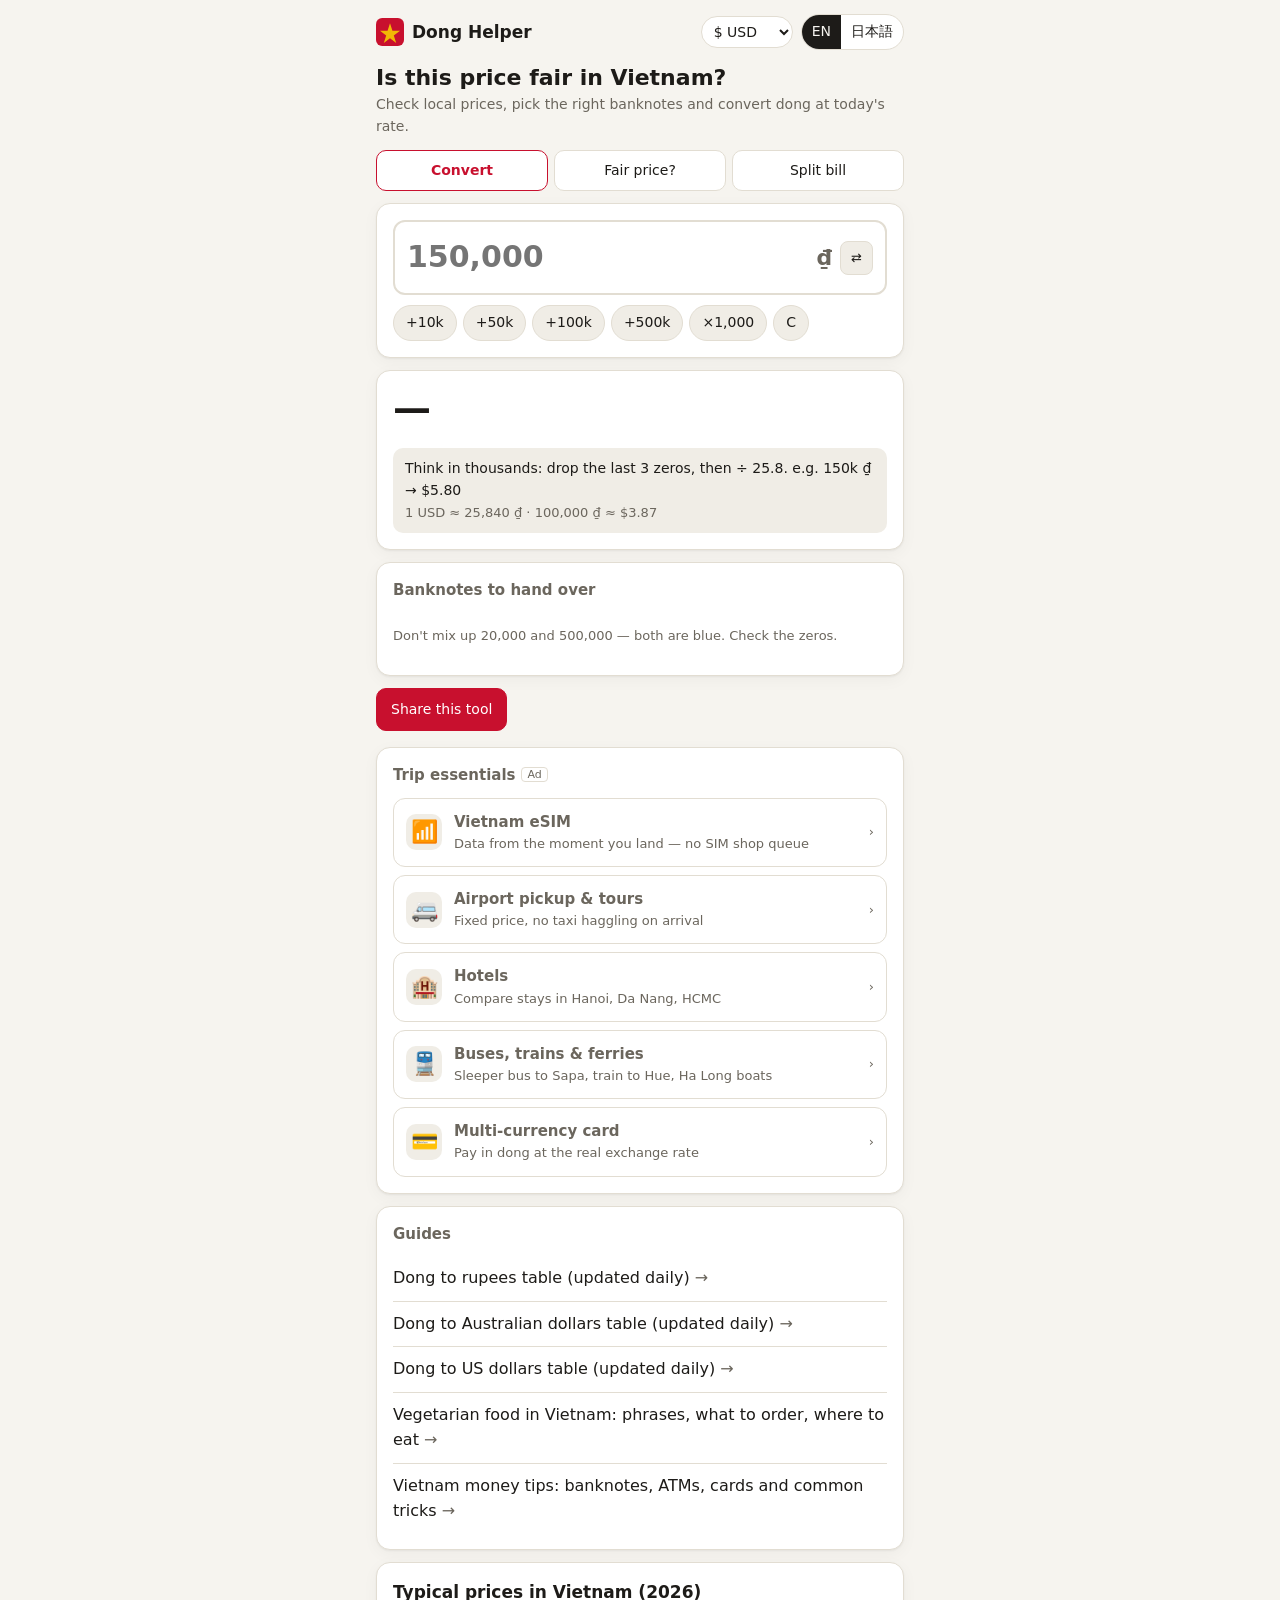
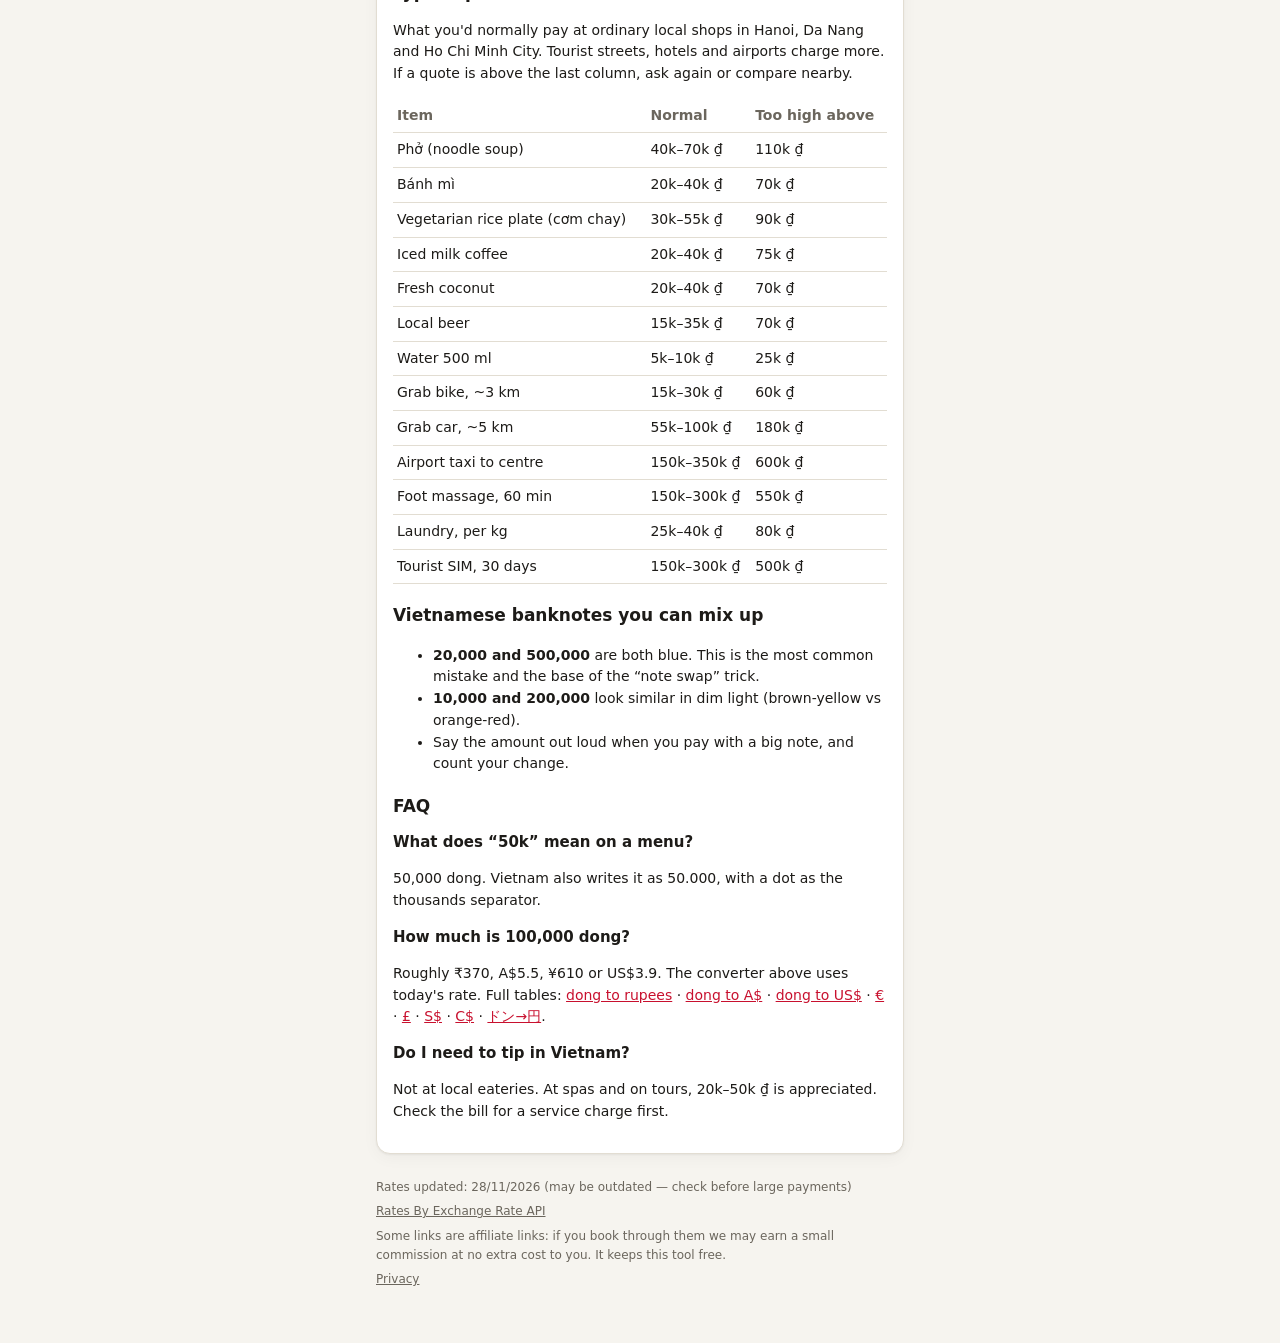
<file: index.html>
<!doctype html>
<html lang="en">
<head>
<meta charset="utf-8">
<meta name="viewport" content="width=device-width, initial-scale=1, viewport-fit=cover">
<title>Is This Price Fair in Vietnam? 2026 Price Checker & Banknote Guide | Dong Helper</title>
<meta name="description" content="Getting overcharged in Vietnam? Check 2026 local prices for pho, Grab, airport taxis and massages, see which banknotes to hand over, and convert dong to ₹, A$, ¥ or $ at today's rate. Free, works offline.">
<meta name="theme-color" content="#c8102e">
<link rel="icon" href="icon.svg" type="image/svg+xml">
<link rel="apple-touch-icon" href="icon-192.png">
<link rel="manifest" href="manifest.webmanifest">
<link rel="canonical" href="https://jayyy-0.github.io/dong-helper/">
<link rel="alternate" hreflang="en" href="https://jayyy-0.github.io/dong-helper/">
<link rel="alternate" hreflang="ja" href="https://jayyy-0.github.io/dong-helper/ja/">
<link rel="alternate" hreflang="x-default" href="https://jayyy-0.github.io/dong-helper/">
<meta property="og:title" content="Is this price fair in Vietnam?">
<meta property="og:description" content="2026 local prices, banknote picker and dong converter for travellers in Vietnam.">
<meta property="og:type" content="website">
<meta property="og:url" content="https://jayyy-0.github.io/dong-helper/">
<!-- Google Search Console の確認タグはここに入れる -->
<link rel="stylesheet" href="style.css">
<script src="config.js"></script>
<script src="shared.js"></script>
<!-- Google AdSense: 独自ドメイン取得・審査通過後にここへ貼る -->
</head>
<body>
<div class="wrap">

  <header class="top">
    <a class="brand" href="./">
      <svg viewBox="0 0 64 64" aria-hidden="true"><rect width="64" height="64" rx="14" fill="#c8102e"/><path fill="#f2b705" d="M32 12l5.6 17.2H55L40.7 39.8l5.5 17.2L32 46.4 17.8 57l5.5-17.2L9 29.2h17.4z"/></svg>
      <span>Dong Helper</span>
    </a>
    <span class="spacer"></span>
    <select class="cur" id="cur" aria-label="Currency">
      <option value="INR">₹ INR</option>
      <option value="AUD">A$ AUD</option>
      <option value="JPY">¥ JPY</option>
      <option value="USD">$ USD</option>
      <option value="EUR">€ EUR</option>
      <option value="GBP">£ GBP</option>
      <option value="SGD">S$ SGD</option>
      <option value="CAD">C$ CAD</option>
    </select>
    <div class="seg" role="group" aria-label="Language">
      <button type="button" data-lang="en" aria-pressed="true">EN</button>
      <button type="button" data-lang="ja" aria-pressed="false">日本語</button>
    </div>
  </header>

  <h1 class="lead" data-i18n="h1">Is this price fair in Vietnam?</h1>
  <p class="sub" data-i18n="sub">Check local prices, pick the right banknotes and convert dong at today's rate.</p>

  <nav class="tabs" role="tablist">
    <button role="tab" data-tab="convert" aria-selected="true" data-i18n="tabConvert">Convert</button>
    <button role="tab" data-tab="price" aria-selected="false" data-i18n="tabPrice">Fair price?</button>
    <button role="tab" data-tab="split" aria-selected="false" data-i18n="tabSplit">Split bill</button>
  </nav>

  <!-- ===== Convert ===== -->
  <section data-panel="convert">
    <div class="card">
      <div class="amount">
        <input id="amount" inputmode="numeric" autocomplete="off" placeholder="150,000" aria-label="Amount">
        <span class="unit" id="unit">₫</span>
        <button class="swap" id="swap" type="button" aria-label="Swap direction">⇄</button>
      </div>
      <div class="chips" id="chips"></div>
    </div>

    <div class="card">
      <div class="big" id="big">—</div>
      <div class="others" id="others"></div>
      <div class="tip" id="tip"></div>
    </div>

    <div class="card">
      <h2 data-i18n="notesTitle">Banknotes to hand over</h2>
      <div class="notes" id="notes"></div>
      <p class="small" id="notesHint"></p>
    </div>
  </section>

  <!-- ===== Fair price ===== -->
  <section data-panel="price" class="hidden">
    <div class="card">
      <div class="field">
        <label for="item" data-i18n="priceItem">What are you buying?</label>
        <select id="item"></select>
      </div>
      <div class="small" data-i18n="priceTypical">Typical price</div>
      <div class="range" id="range">—</div>
      <div class="small" id="rangeConv"></div>
      <div class="field" style="margin-top:12px">
        <label for="quoted" data-i18n="priceQuoted">Price you were quoted (₫)</label>
        <input id="quoted" inputmode="numeric" autocomplete="off" placeholder="e.g. 80,000">
      </div>
      <div id="verdict" class="verdict hidden"></div>
      <p class="small" data-i18n="priceNote">Rough 2026 guide for local shops in Hanoi, Da Nang and Ho Chi Minh City. Tourist streets, hotels and airports cost more.</p>
    </div>
  </section>

  <!-- ===== Split ===== -->
  <section data-panel="split" class="hidden">
    <div class="card">
      <div class="field">
        <label for="bill" data-i18n="splitTotal">Bill total (₫)</label>
        <input id="bill" inputmode="numeric" autocomplete="off" placeholder="850,000">
      </div>
      <div class="row">
        <div class="field">
          <label for="people" data-i18n="splitPeople">People</label>
          <select id="people"></select>
        </div>
        <div class="field">
          <label for="tipPct" data-i18n="splitTip">Tip</label>
          <select id="tipPct">
            <option value="0">0%</option><option value="5">5%</option><option value="10">10%</option>
          </select>
        </div>
      </div>
      <div class="small" data-i18n="splitEach">Each person pays</div>
      <div class="big" id="each">—</div>
      <div class="others" id="eachConv"></div>
      <p class="small" data-i18n="splitNote">Tipping isn't expected in Vietnam, but it's appreciated at spas and on tours. Check the bill for a service charge (phí phục vụ) first.</p>
    </div>
  </section>

  <div class="actions">
    <button class="btn primary" id="share" type="button" data-i18n="share">Share this tool</button>
    <button class="btn hidden" id="install" type="button" data-i18n="install">Add to home screen</button>
  </div>

  <!-- ===== Trip essentials (affiliate) ===== -->
  <section class="card" style="margin-top:16px">
    <h2><span data-i18n="essTitle">Trip essentials</span><span class="pr" data-i18n="prLabel">Ad</span></h2>
    <div class="ess" id="ess"></div>
  </section>

  <!-- Ad slot (AdSense) — 審査通過後にコメントを外す
  <div class="card"><ins class="adsbygoogle" style="display:block" data-ad-client="ca-pub-XXXX" data-ad-slot="XXXX" data-ad-format="auto" data-full-width-responsive="true"></ins></div>
  -->

  <section class="card guides" id="guides">
    <h2 data-i18n="guidesTitle">Guides</h2>
  </section>

  <!-- Static, crawlable content: this is what search engines read and rank. -->
  <section class="card seo" id="price">
    <h2>Typical prices in Vietnam (2026)</h2>
    <p>What you'd normally pay at ordinary local shops in Hanoi, Da Nang and Ho Chi Minh City. Tourist streets, hotels and airports charge more. If a quote is above the last column, ask again or compare nearby.</p>
    <table>
      <tr><th>Item</th><th>Normal</th><th>Too high above</th></tr>
      <tr><td>Phở (noodle soup)</td><td>40k–70k ₫</td><td>110k ₫</td></tr>
      <tr><td>Bánh mì</td><td>20k–40k ₫</td><td>70k ₫</td></tr>
      <tr><td>Vegetarian rice plate (cơm chay)</td><td>30k–55k ₫</td><td>90k ₫</td></tr>
      <tr><td>Iced milk coffee</td><td>20k–40k ₫</td><td>75k ₫</td></tr>
      <tr><td>Fresh coconut</td><td>20k–40k ₫</td><td>70k ₫</td></tr>
      <tr><td>Local beer</td><td>15k–35k ₫</td><td>70k ₫</td></tr>
      <tr><td>Water 500 ml</td><td>5k–10k ₫</td><td>25k ₫</td></tr>
      <tr><td>Grab bike, ~3 km</td><td>15k–30k ₫</td><td>60k ₫</td></tr>
      <tr><td>Grab car, ~5 km</td><td>55k–100k ₫</td><td>180k ₫</td></tr>
      <tr><td>Airport taxi to centre</td><td>150k–350k ₫</td><td>600k ₫</td></tr>
      <tr><td>Foot massage, 60 min</td><td>150k–300k ₫</td><td>550k ₫</td></tr>
      <tr><td>Laundry, per kg</td><td>25k–40k ₫</td><td>80k ₫</td></tr>
      <tr><td>Tourist SIM, 30 days</td><td>150k–300k ₫</td><td>500k ₫</td></tr>
    </table>

    <h2>Vietnamese banknotes you can mix up</h2>
    <ul>
      <li><b>20,000 and 500,000</b> are both blue. This is the most common mistake and the base of the “note swap” trick.</li>
      <li><b>10,000 and 200,000</b> look similar in dim light (brown-yellow vs orange-red).</li>
      <li>Say the amount out loud when you pay with a big note, and count your change.</li>
    </ul>

    <h2>FAQ</h2>
    <h3>What does “50k” mean on a menu?</h3>
    <p>50,000 dong. Vietnam also writes it as 50.000, with a dot as the thousands separator.</p>
    <h3>How much is 100,000 dong?</h3>
    <p>Roughly ₹370, A$5.5, ¥610 or US$3.9. The converter above uses today's rate. Full tables: <a href="guides/vnd-to-inr.html">dong to rupees</a> · <a href="guides/vnd-to-aud.html">dong to A$</a> · <a href="guides/vnd-to-usd.html">dong to US$</a> · <a href="guides/vnd-to-eur.html">€</a> · <a href="guides/vnd-to-gbp.html">£</a> · <a href="guides/vnd-to-sgd.html">S$</a> · <a href="guides/vnd-to-cad.html">C$</a> · <a href="ja/vnd-yen-hayamihyo.html">ドン→円</a>.</p>
    <h3>Do I need to tip in Vietnam?</h3>
    <p>Not at local eateries. At spas and on tours, 20k–50k ₫ is appreciated. Check the bill for a service charge first.</p>
  </section>

  <footer>
    <p id="rateInfo"></p>
    <p><a href="https://www.exchangerate-api.com" target="_blank" rel="noopener">Rates By Exchange Rate API</a></p>
    <p id="disclosure" data-i18n="disclosure">Some links are affiliate links: if you book through them we may earn a small commission at no extra cost to you. It keeps this tool free.</p>
    <p id="tipjar" class="hidden"><a target="_blank" rel="noopener">☕ Buy me a coffee</a></p>
    <p><a href="privacy.html" data-i18n="privacy">Privacy</a></p>
  </footer>
</div>

<script src="app.js"></script>
</body>
</html>
</file>
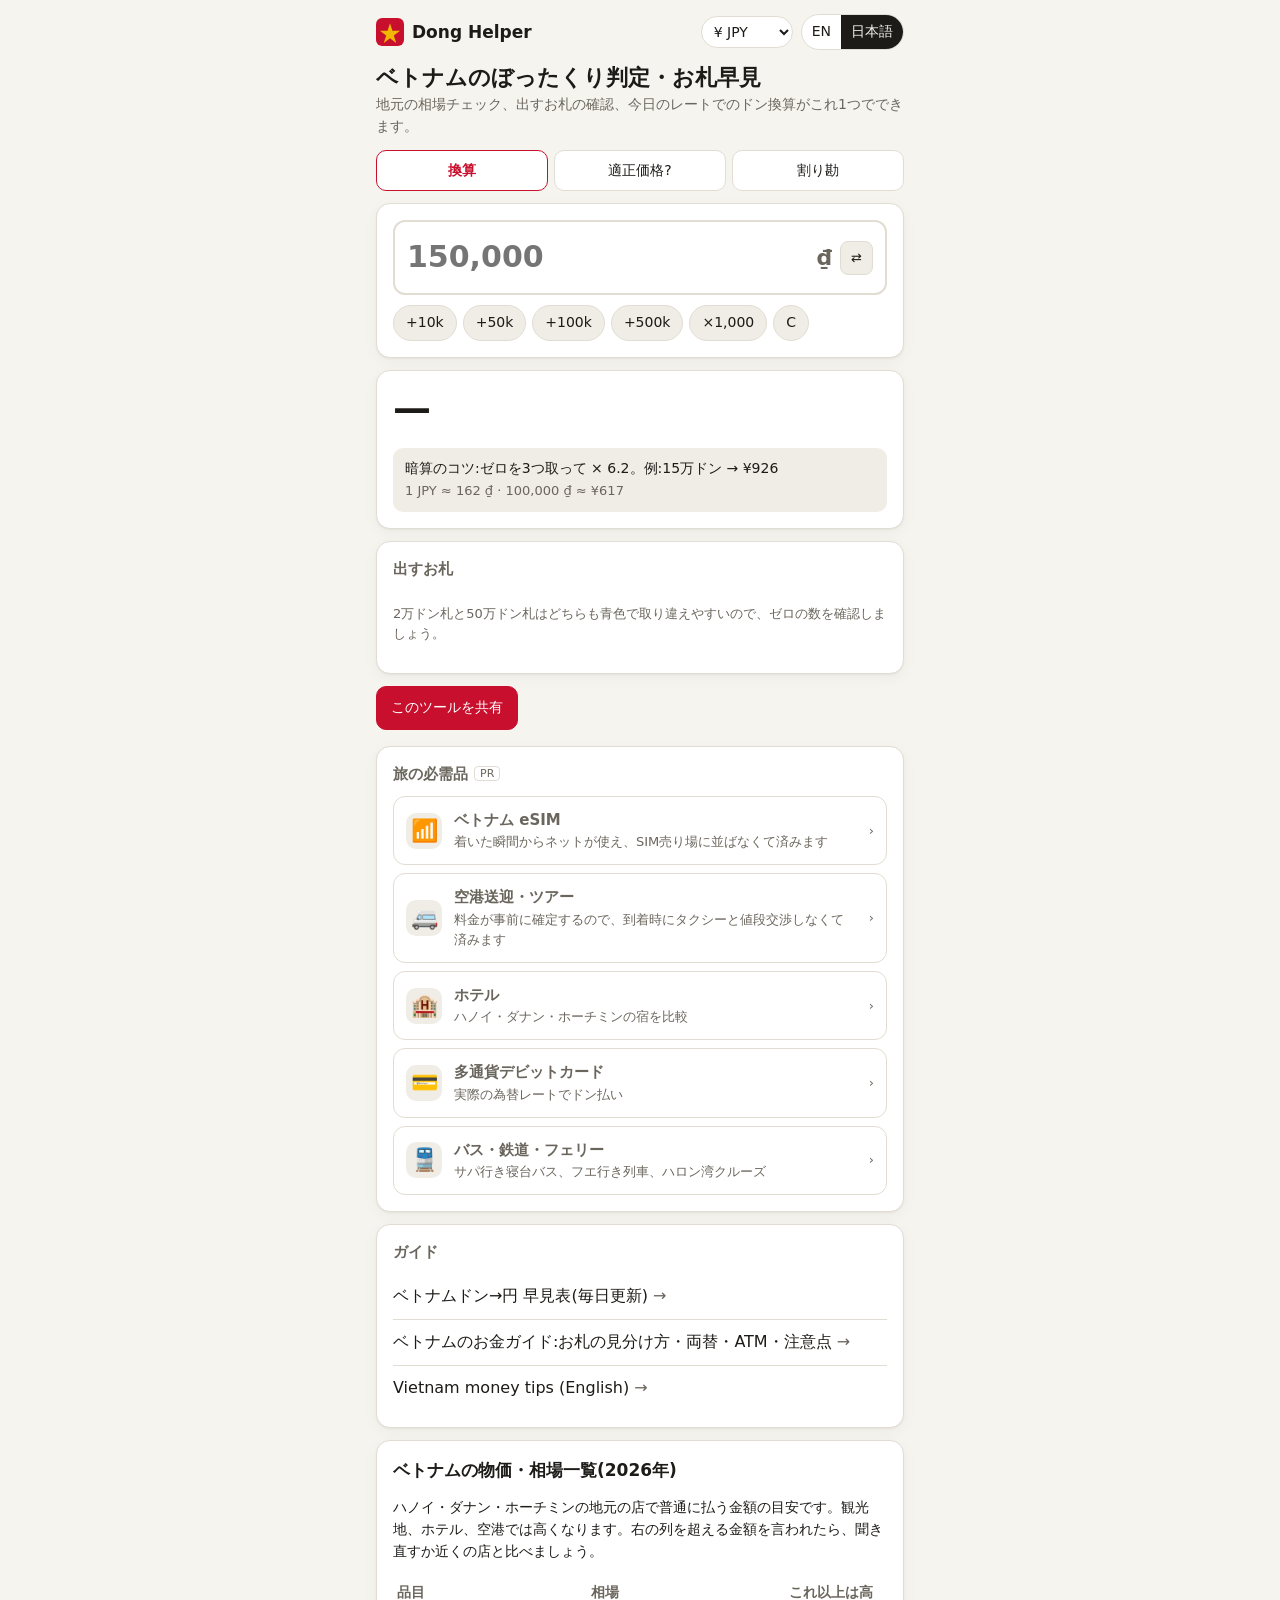
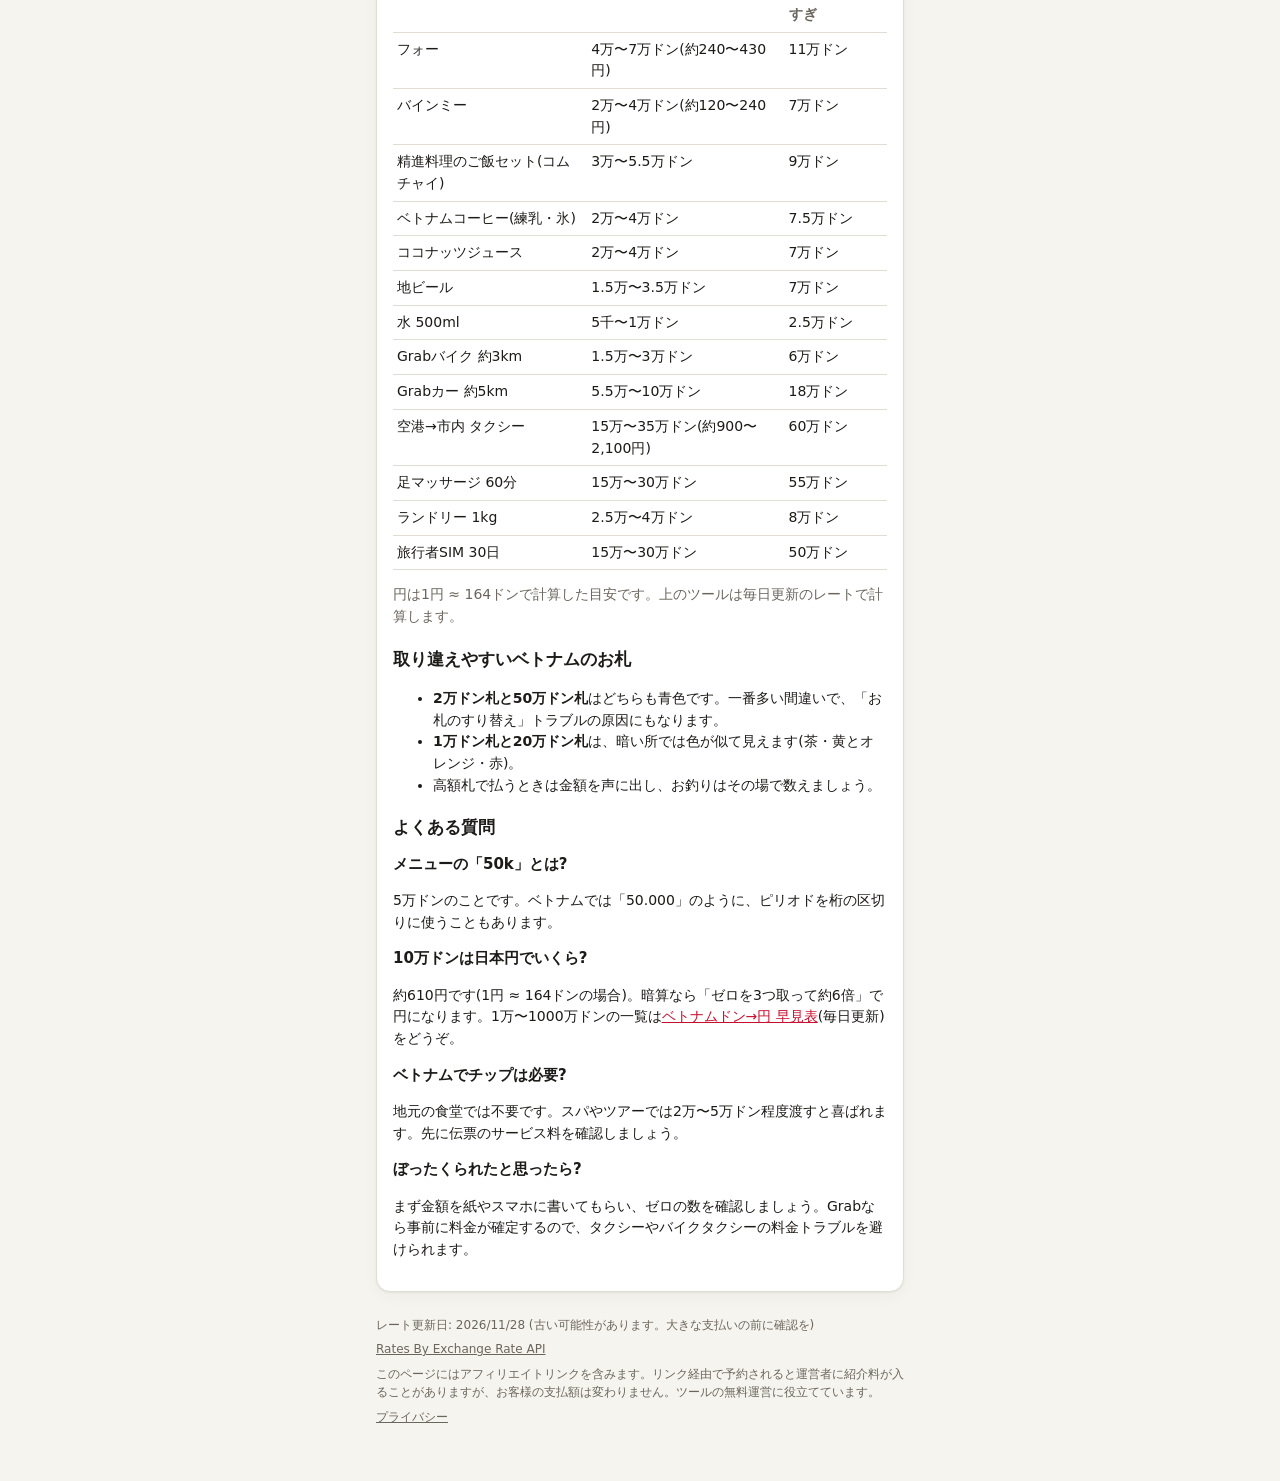
<file: ja/index.html>
<!doctype html>
<html lang="ja" data-root="../" data-default-lang="ja" data-default-cur="JPY">
<head>
<meta charset="utf-8">
<meta name="viewport" content="width=device-width, initial-scale=1, viewport-fit=cover">
<title>ベトナムのぼったくり判定・お札早見・ドン円換算【2026年の相場】| Dong Helper</title>
<meta name="description" content="ベトナム旅行で「この値段は高すぎ?」をすぐ判定。フォー・Grab・空港タクシー・マッサージの2026年の相場、出すお札(2万と50万の見分け方)、今日のレートでのドン→円換算。無料・オフラインでも使えます。">
<meta name="theme-color" content="#c8102e">
<link rel="icon" href="../icon.svg" type="image/svg+xml">
<link rel="apple-touch-icon" href="../icon-192.png">
<link rel="manifest" href="../manifest.webmanifest">
<link rel="canonical" href="https://jayyy-0.github.io/dong-helper/ja/">
<link rel="alternate" hreflang="en" href="https://jayyy-0.github.io/dong-helper/">
<link rel="alternate" hreflang="ja" href="https://jayyy-0.github.io/dong-helper/ja/">
<link rel="alternate" hreflang="x-default" href="https://jayyy-0.github.io/dong-helper/">
<meta property="og:title" content="ベトナムのぼったくり判定・お札早見">
<meta property="og:description" content="2026年の相場チェック、出すお札、ドン円換算。ベトナム旅行者向けの無料ツール。">
<meta property="og:type" content="website">
<meta property="og:url" content="https://jayyy-0.github.io/dong-helper/ja/">
<!-- Google Search Console の確認タグはここに入れる -->
<link rel="stylesheet" href="../style.css">
<script src="../config.js"></script>
<script src="../shared.js"></script>
<!-- Google AdSense: 独自ドメイン取得・審査通過後にここへ貼る -->
</head>
<body>
<div class="wrap">

  <header class="top">
    <a class="brand" href="./">
      <svg viewBox="0 0 64 64" aria-hidden="true"><rect width="64" height="64" rx="14" fill="#c8102e"/><path fill="#f2b705" d="M32 12l5.6 17.2H55L40.7 39.8l5.5 17.2L32 46.4 17.8 57l5.5-17.2L9 29.2h17.4z"/></svg>
      <span>Dong Helper</span>
    </a>
    <span class="spacer"></span>
    <select class="cur" id="cur" aria-label="Currency">
      <option value="INR">₹ INR</option>
      <option value="AUD">A$ AUD</option>
      <option value="JPY">¥ JPY</option>
      <option value="USD">$ USD</option>
      <option value="EUR">€ EUR</option>
      <option value="GBP">£ GBP</option>
      <option value="SGD">S$ SGD</option>
      <option value="CAD">C$ CAD</option>
    </select>
    <div class="seg" role="group" aria-label="Language">
      <button type="button" data-lang="en" aria-pressed="true">EN</button>
      <button type="button" data-lang="ja" aria-pressed="false">日本語</button>
    </div>
  </header>

  <h1 class="lead" data-i18n="h1">ベトナムのぼったくり判定・お札早見</h1>
  <p class="sub" data-i18n="sub">地元の相場チェック、出すお札の確認、今日のレートでのドン換算がこれ1つでできます。</p>

  <nav class="tabs" role="tablist">
    <button role="tab" data-tab="convert" aria-selected="true" data-i18n="tabConvert">換算</button>
    <button role="tab" data-tab="price" aria-selected="false" data-i18n="tabPrice">適正価格?</button>
    <button role="tab" data-tab="split" aria-selected="false" data-i18n="tabSplit">割り勘</button>
  </nav>

  <!-- ===== Convert ===== -->
  <section data-panel="convert">
    <div class="card">
      <div class="amount">
        <input id="amount" inputmode="numeric" autocomplete="off" placeholder="150,000" aria-label="Amount">
        <span class="unit" id="unit">₫</span>
        <button class="swap" id="swap" type="button" aria-label="Swap direction">⇄</button>
      </div>
      <div class="chips" id="chips"></div>
    </div>

    <div class="card">
      <div class="big" id="big">—</div>
      <div class="others" id="others"></div>
      <div class="tip" id="tip"></div>
    </div>

    <div class="card">
      <h2 data-i18n="notesTitle">出すお札</h2>
      <div class="notes" id="notes"></div>
      <p class="small" id="notesHint"></p>
    </div>
  </section>

  <!-- ===== Fair price ===== -->
  <section data-panel="price" class="hidden">
    <div class="card">
      <div class="field">
        <label for="item" data-i18n="priceItem">何を買いますか?</label>
        <select id="item"></select>
      </div>
      <div class="small" data-i18n="priceTypical">一般的な価格</div>
      <div class="range" id="range">—</div>
      <div class="small" id="rangeConv"></div>
      <div class="field" style="margin-top:12px">
        <label for="quoted" data-i18n="priceQuoted">言われた金額(ドン)</label>
        <input id="quoted" inputmode="numeric" autocomplete="off" placeholder="e.g. 80,000">
      </div>
      <div id="verdict" class="verdict hidden"></div>
      <p class="small" data-i18n="priceNote">Rough 2026 guide for local shops in Hanoi, Da Nang and Ho Chi Minh City. Tourist streets, hotels and airports cost more.</p>
    </div>
  </section>

  <!-- ===== Split ===== -->
  <section data-panel="split" class="hidden">
    <div class="card">
      <div class="field">
        <label for="bill" data-i18n="splitTotal">合計金額(ドン)</label>
        <input id="bill" inputmode="numeric" autocomplete="off" placeholder="850,000">
      </div>
      <div class="row">
        <div class="field">
          <label for="people" data-i18n="splitPeople">人数</label>
          <select id="people"></select>
        </div>
        <div class="field">
          <label for="tipPct" data-i18n="splitTip">チップ</label>
          <select id="tipPct">
            <option value="0">0%</option><option value="5">5%</option><option value="10">10%</option>
          </select>
        </div>
      </div>
      <div class="small" data-i18n="splitEach">1人あたり</div>
      <div class="big" id="each">—</div>
      <div class="others" id="eachConv"></div>
      <p class="small" data-i18n="splitNote">Tipping isn't expected in Vietnam, but it's appreciated at spas and on tours. Check the bill for a service charge (phí phục vụ) first.</p>
    </div>
  </section>

  <div class="actions">
    <button class="btn primary" id="share" type="button" data-i18n="share">このツールを共有</button>
    <button class="btn hidden" id="install" type="button" data-i18n="install">ホーム画面に追加</button>
  </div>

  <!-- ===== Trip essentials (affiliate) ===== -->
  <section class="card" style="margin-top:16px">
    <h2><span data-i18n="essTitle">旅の必需品</span><span class="pr" data-i18n="prLabel">PR</span></h2>
    <div class="ess" id="ess"></div>
  </section>

  <!-- Ad slot (AdSense) — 審査通過後にコメントを外す
  <div class="card"><ins class="adsbygoogle" style="display:block" data-ad-client="ca-pub-XXXX" data-ad-slot="XXXX" data-ad-format="auto" data-full-width-responsive="true"></ins></div>
  -->

  <section class="card guides" id="guides">
    <h2 data-i18n="guidesTitle">ガイド</h2>
  </section>

  <!-- Static, crawlable content: this is what search engines read and rank. -->
  <section class="card seo" id="price">
    <h2>ベトナムの物価・相場一覧(2026年)</h2>
    <p>ハノイ・ダナン・ホーチミンの地元の店で普通に払う金額の目安です。観光地、ホテル、空港では高くなります。右の列を超える金額を言われたら、聞き直すか近くの店と比べましょう。</p>
    <table>
      <tr><th>品目</th><th>相場</th><th>これ以上は高すぎ</th></tr>
      <tr><td>フォー</td><td>4万〜7万ドン(約240〜430円)</td><td>11万ドン</td></tr>
      <tr><td>バインミー</td><td>2万〜4万ドン(約120〜240円)</td><td>7万ドン</td></tr>
      <tr><td>精進料理のご飯セット(コムチャイ)</td><td>3万〜5.5万ドン</td><td>9万ドン</td></tr>
      <tr><td>ベトナムコーヒー(練乳・氷)</td><td>2万〜4万ドン</td><td>7.5万ドン</td></tr>
      <tr><td>ココナッツジュース</td><td>2万〜4万ドン</td><td>7万ドン</td></tr>
      <tr><td>地ビール</td><td>1.5万〜3.5万ドン</td><td>7万ドン</td></tr>
      <tr><td>水 500ml</td><td>5千〜1万ドン</td><td>2.5万ドン</td></tr>
      <tr><td>Grabバイク 約3km</td><td>1.5万〜3万ドン</td><td>6万ドン</td></tr>
      <tr><td>Grabカー 約5km</td><td>5.5万〜10万ドン</td><td>18万ドン</td></tr>
      <tr><td>空港→市内 タクシー</td><td>15万〜35万ドン(約900〜2,100円)</td><td>60万ドン</td></tr>
      <tr><td>足マッサージ 60分</td><td>15万〜30万ドン</td><td>55万ドン</td></tr>
      <tr><td>ランドリー 1kg</td><td>2.5万〜4万ドン</td><td>8万ドン</td></tr>
      <tr><td>旅行者SIM 30日</td><td>15万〜30万ドン</td><td>50万ドン</td></tr>
    </table>
    <p class="small">円は1円 ≈ 164ドンで計算した目安です。上のツールは毎日更新のレートで計算します。</p>

    <h2>取り違えやすいベトナムのお札</h2>
    <ul>
      <li><b>2万ドン札と50万ドン札</b>はどちらも青色です。一番多い間違いで、「お札のすり替え」トラブルの原因にもなります。</li>
      <li><b>1万ドン札と20万ドン札</b>は、暗い所では色が似て見えます(茶・黄とオレンジ・赤)。</li>
      <li>高額札で払うときは金額を声に出し、お釣りはその場で数えましょう。</li>
    </ul>

    <h2>よくある質問</h2>
    <h3>メニューの「50k」とは?</h3>
    <p>5万ドンのことです。ベトナムでは「50.000」のように、ピリオドを桁の区切りに使うこともあります。</p>
    <h3>10万ドンは日本円でいくら?</h3>
    <p>約610円です(1円 ≈ 164ドンの場合)。暗算なら「ゼロを3つ取って約6倍」で円になります。1万〜1000万ドンの一覧は<a href="vnd-yen-hayamihyo.html">ベトナムドン→円 早見表</a>(毎日更新)をどうぞ。</p>
    <h3>ベトナムでチップは必要?</h3>
    <p>地元の食堂では不要です。スパやツアーでは2万〜5万ドン程度渡すと喜ばれます。先に伝票のサービス料を確認しましょう。</p>
    <h3>ぼったくられたと思ったら?</h3>
    <p>まず金額を紙やスマホに書いてもらい、ゼロの数を確認しましょう。Grabなら事前に料金が確定するので、タクシーやバイクタクシーの料金トラブルを避けられます。</p>
  </section>

  <footer>
    <p id="rateInfo"></p>
    <p><a href="https://www.exchangerate-api.com" target="_blank" rel="noopener">Rates By Exchange Rate API</a></p>
    <p id="disclosure" data-i18n="disclosure">Some links are affiliate links: if you book through them we may earn a small commission at no extra cost to you. It keeps this tool free.</p>
    <p id="tipjar" class="hidden"><a target="_blank" rel="noopener">☕ Buy me a coffee</a></p>
    <p><a href="../privacy.html" data-i18n="privacy">プライバシー</a></p>
  </footer>
</div>

<script src="../app.js"></script>
</body>
</html>
</file>
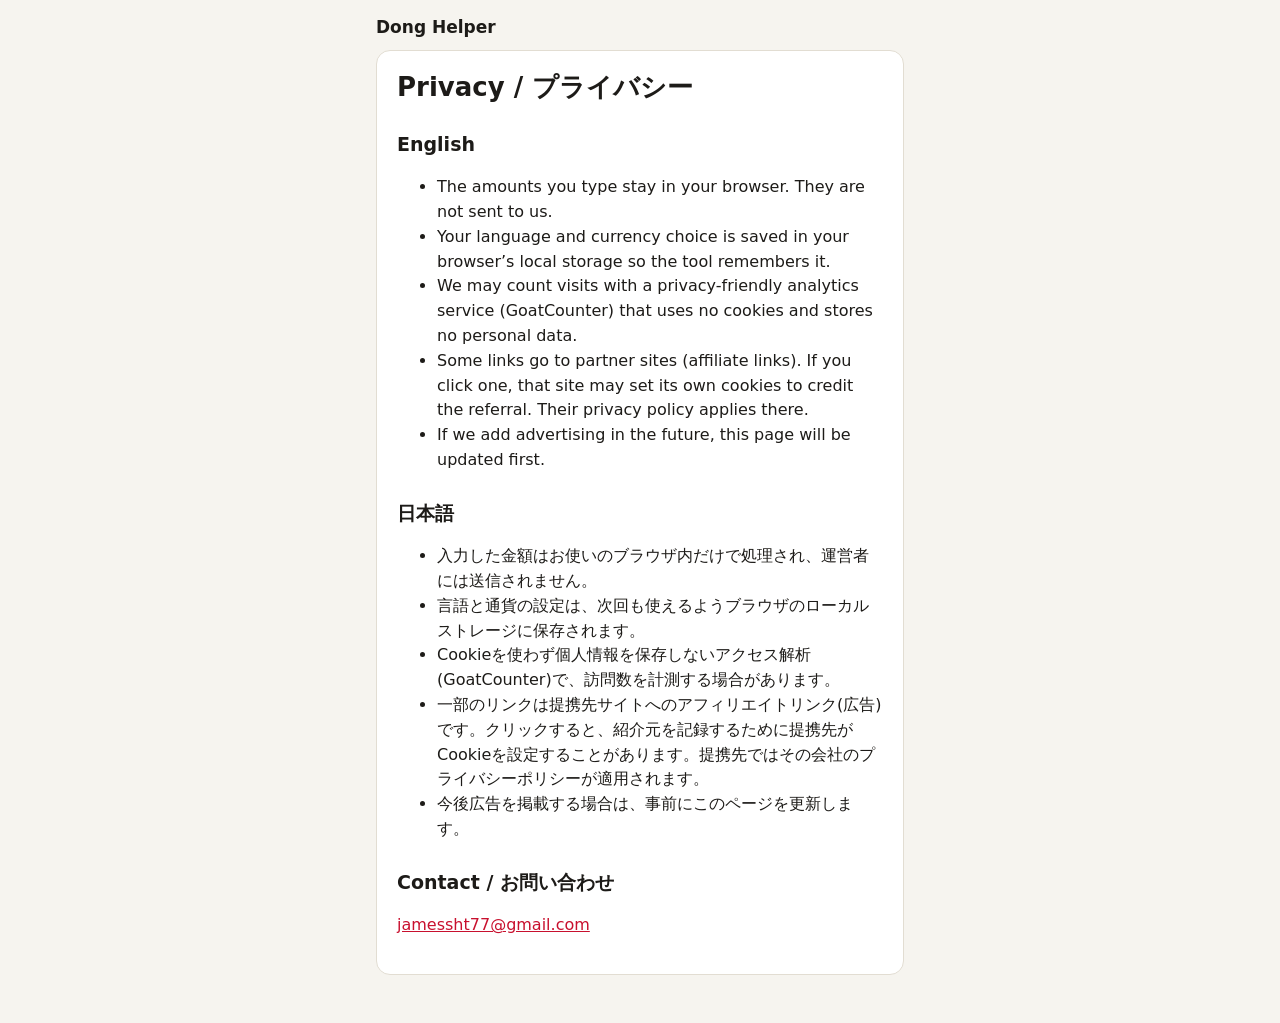
<file: privacy.html>
<!doctype html>
<html lang="en">
<head>
<meta charset="utf-8">
<meta name="viewport" content="width=device-width, initial-scale=1">
<title>Privacy | Dong Helper</title>
<link rel="icon" href="icon.svg" type="image/svg+xml">
<link rel="stylesheet" href="style.css">
</head>
<body>
<div class="wrap">
  <header class="top"><a class="brand" href="./"><span>Dong Helper</span></a></header>
  <article class="article">
    <h1>Privacy / プライバシー</h1>

    <h2>English</h2>
    <ul>
      <li>The amounts you type stay in your browser. They are not sent to us.</li>
      <li>Your language and currency choice is saved in your browser’s local storage so the tool remembers it.</li>
      <li>We may count visits with a privacy-friendly analytics service (GoatCounter) that uses no cookies and stores no personal data.</li>
      <li>Some links go to partner sites (affiliate links). If you click one, that site may set its own cookies to credit the referral. Their privacy policy applies there.</li>
      <li>If we add advertising in the future, this page will be updated first.</li>
    </ul>

    <h2>日本語</h2>
    <ul>
      <li>入力した金額はお使いのブラウザ内だけで処理され、運営者には送信されません。</li>
      <li>言語と通貨の設定は、次回も使えるようブラウザのローカルストレージに保存されます。</li>
      <li>Cookieを使わず個人情報を保存しないアクセス解析(GoatCounter)で、訪問数を計測する場合があります。</li>
      <li>一部のリンクは提携先サイトへのアフィリエイトリンク(広告)です。クリックすると、紹介元を記録するために提携先がCookieを設定することがあります。提携先ではその会社のプライバシーポリシーが適用されます。</li>
      <li>今後広告を掲載する場合は、事前にこのページを更新します。</li>
    </ul>

    <h2>Contact / お問い合わせ</h2>
    <p><a href="mailto:jamessht77@gmail.com">jamessht77@gmail.com</a></p>
  </article>
</div>
</body>
</html>
</file>
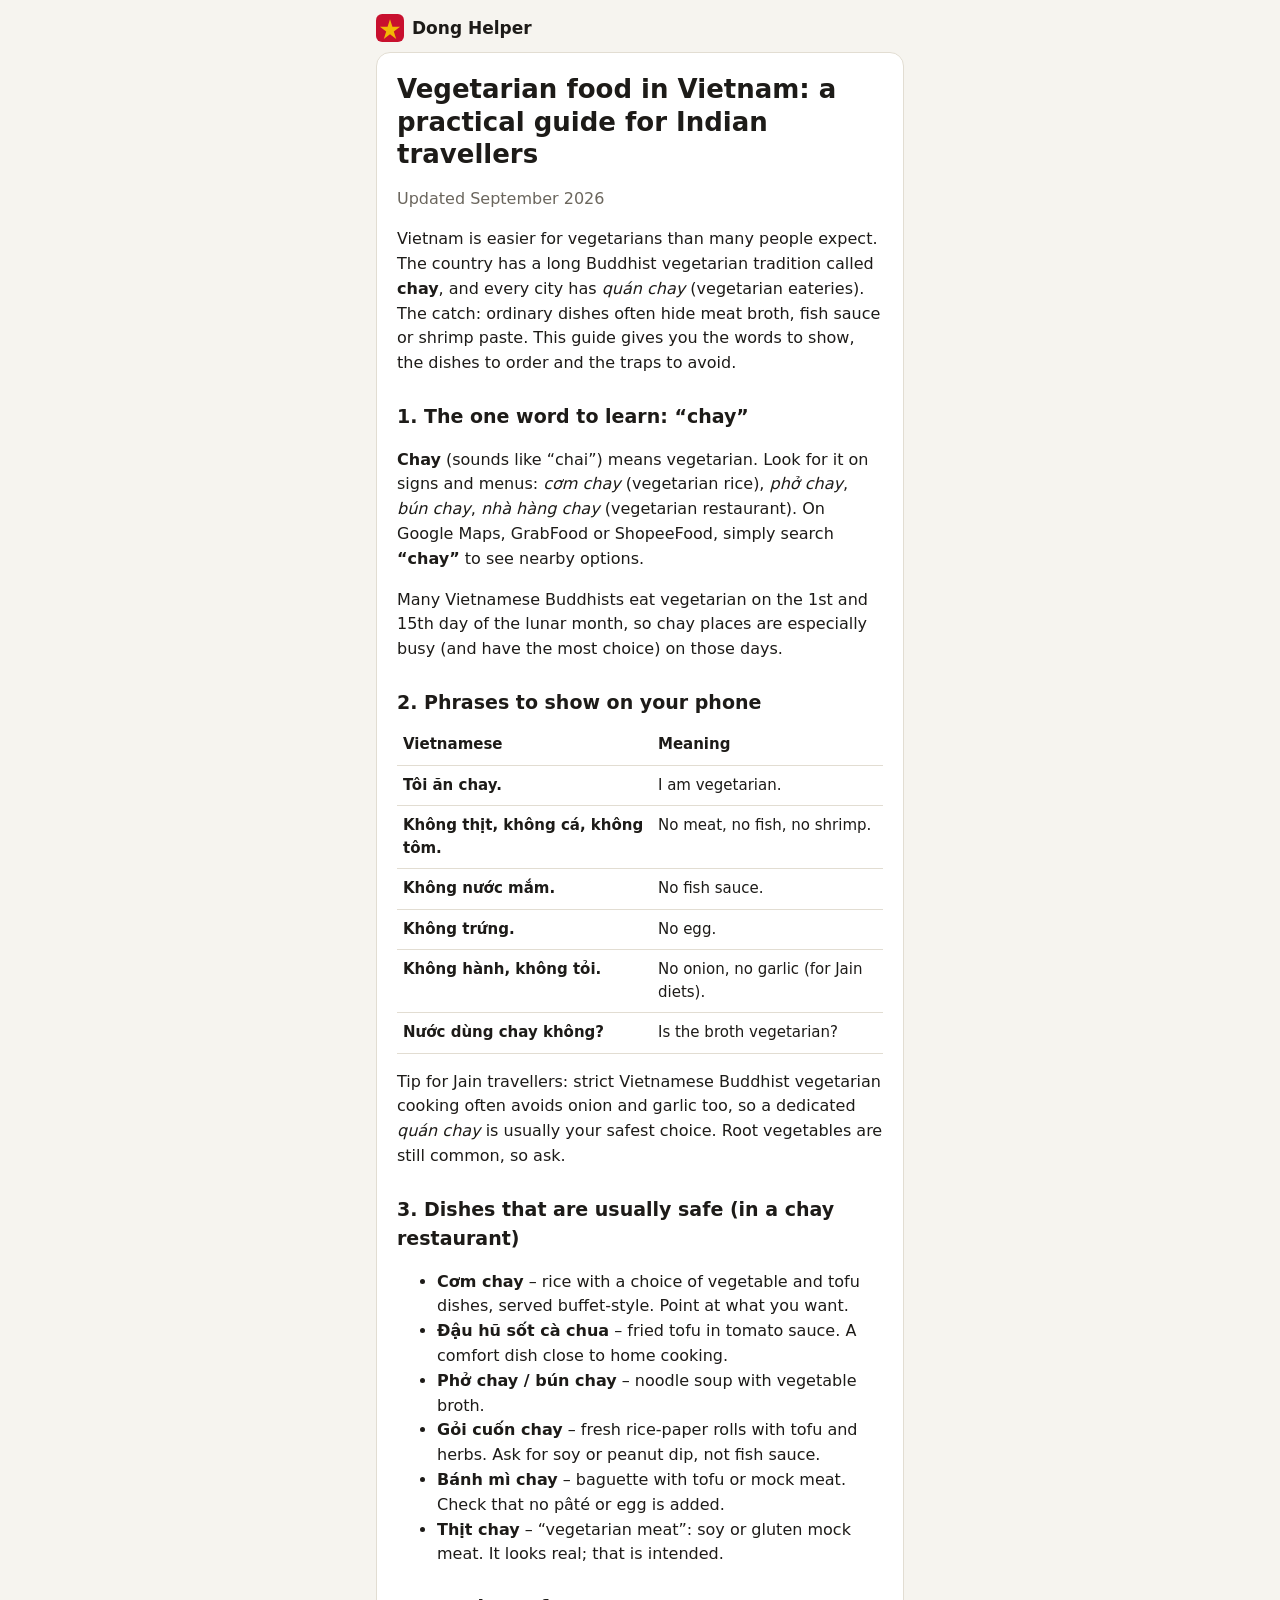
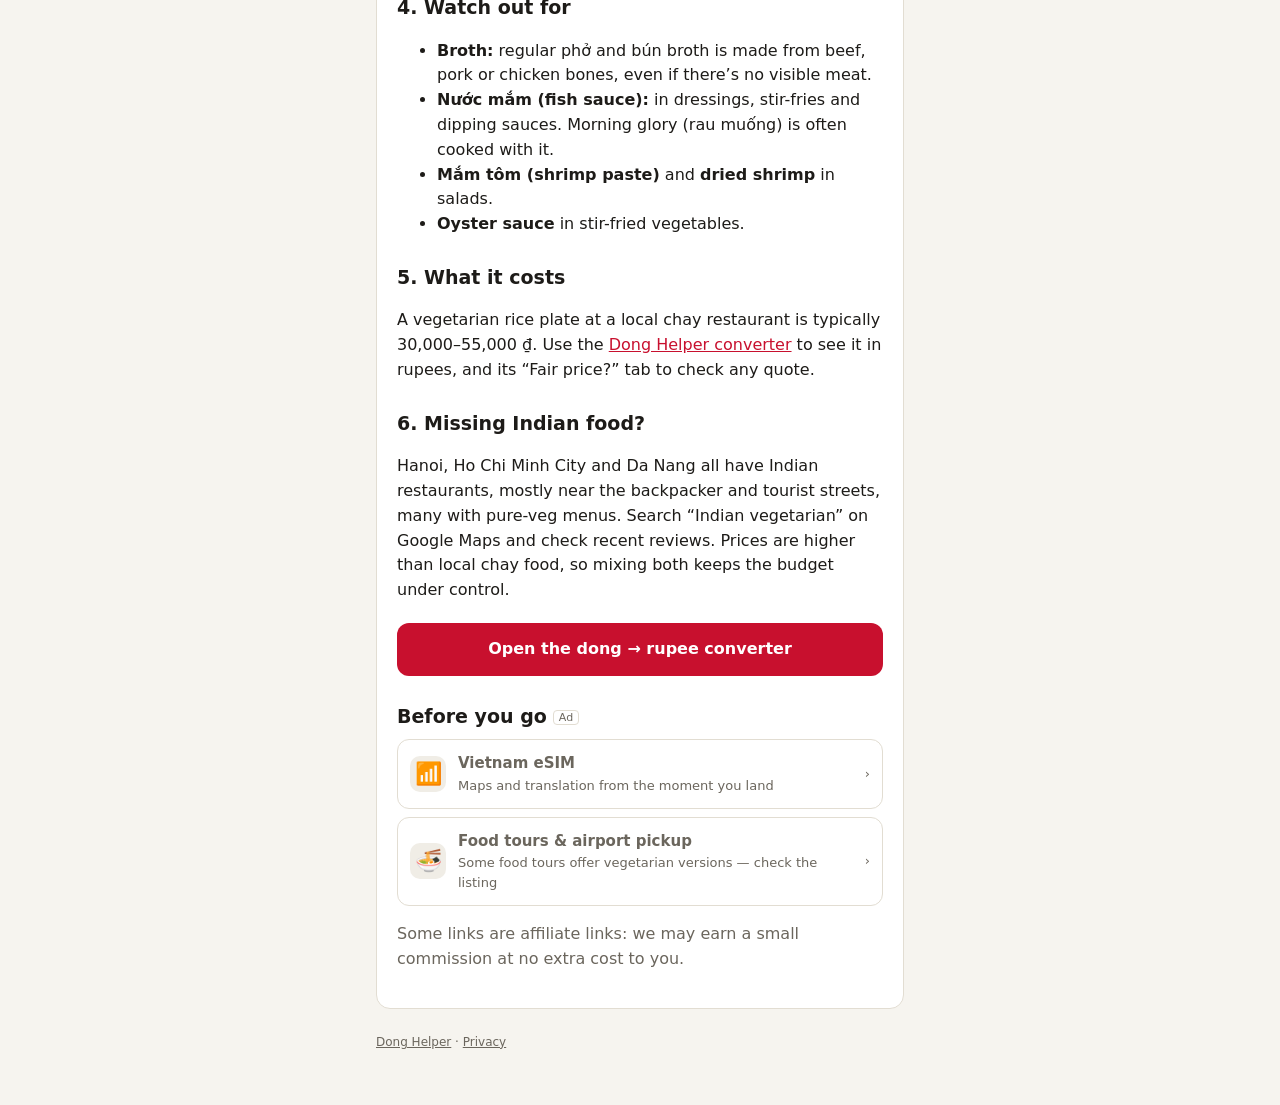
<file: guides/vegetarian-vietnam.html>
<!doctype html>
<html lang="en">
<head>
<meta charset="utf-8">
<meta name="viewport" content="width=device-width, initial-scale=1">
<title>Vegetarian Food in Vietnam: Phrases, Dishes & Tips for Indian Travellers | Dong Helper</title>
<meta name="description" content="How to eat vegetarian (and Jain-friendly) in Vietnam: the Vietnamese phrases to show, safe dishes to order, hidden fish sauce, and how to find 'chay' restaurants. With typical prices in rupees.">
<link rel="icon" href="../icon.svg" type="image/svg+xml">
<link rel="stylesheet" href="../style.css">
<script src="../config.js"></script>
<script src="../shared.js"></script>
</head>
<body>
<div class="wrap">
  <header class="top"><a class="brand" href="../">
    <svg viewBox="0 0 64 64" aria-hidden="true"><rect width="64" height="64" rx="14" fill="#c8102e"/><path fill="#f2b705" d="M32 12l5.6 17.2H55L40.7 39.8l5.5 17.2L32 46.4 17.8 57l5.5-17.2L9 29.2h17.4z"/></svg>
    <span>Dong Helper</span></a></header>

  <article class="article">
    <h1>Vegetarian food in Vietnam: a practical guide for Indian travellers</h1>
    <p class="meta">Updated September 2026</p>

    <p>Vietnam is easier for vegetarians than many people expect. The country has a long Buddhist vegetarian tradition called <b>chay</b>, and every city has <i>quán chay</i> (vegetarian eateries). The catch: ordinary dishes often hide meat broth, fish sauce or shrimp paste. This guide gives you the words to show, the dishes to order and the traps to avoid.</p>

    <h2>1. The one word to learn: “chay”</h2>
    <p><b>Chay</b> (sounds like “chai”) means vegetarian. Look for it on signs and menus: <i>cơm chay</i> (vegetarian rice), <i>phở chay</i>, <i>bún chay</i>, <i>nhà hàng chay</i> (vegetarian restaurant). On Google Maps, GrabFood or ShopeeFood, simply search <b>“chay”</b> to see nearby options.</p>
    <p>Many Vietnamese Buddhists eat vegetarian on the 1st and 15th day of the lunar month, so chay places are especially busy (and have the most choice) on those days.</p>

    <h2>2. Phrases to show on your phone</h2>
    <table>
      <tr><th>Vietnamese</th><th>Meaning</th></tr>
      <tr><td class="phrase">Tôi ăn chay.</td><td>I am vegetarian.</td></tr>
      <tr><td class="phrase">Không thịt, không cá, không tôm.</td><td>No meat, no fish, no shrimp.</td></tr>
      <tr><td class="phrase">Không nước mắm.</td><td>No fish sauce.</td></tr>
      <tr><td class="phrase">Không trứng.</td><td>No egg.</td></tr>
      <tr><td class="phrase">Không hành, không tỏi.</td><td>No onion, no garlic (for Jain diets).</td></tr>
      <tr><td class="phrase">Nước dùng chay không?</td><td>Is the broth vegetarian?</td></tr>
    </table>
    <p>Tip for Jain travellers: strict Vietnamese Buddhist vegetarian cooking often avoids onion and garlic too, so a dedicated <i>quán chay</i> is usually your safest choice. Root vegetables are still common, so ask.</p>

    <h2>3. Dishes that are usually safe (in a chay restaurant)</h2>
    <ul>
      <li><b>Cơm chay</b> – rice with a choice of vegetable and tofu dishes, served buffet-style. Point at what you want.</li>
      <li><b>Đậu hũ sốt cà chua</b> – fried tofu in tomato sauce. A comfort dish close to home cooking.</li>
      <li><b>Phở chay / bún chay</b> – noodle soup with vegetable broth.</li>
      <li><b>Gỏi cuốn chay</b> – fresh rice-paper rolls with tofu and herbs. Ask for soy or peanut dip, not fish sauce.</li>
      <li><b>Bánh mì chay</b> – baguette with tofu or mock meat. Check that no pâté or egg is added.</li>
      <li><b>Thịt chay</b> – “vegetarian meat”: soy or gluten mock meat. It looks real; that is intended.</li>
    </ul>

    <h2>4. Watch out for</h2>
    <ul>
      <li><b>Broth:</b> regular phở and bún broth is made from beef, pork or chicken bones, even if there’s no visible meat.</li>
      <li><b>Nước mắm (fish sauce):</b> in dressings, stir-fries and dipping sauces. Morning glory (rau muống) is often cooked with it.</li>
      <li><b>Mắm tôm (shrimp paste)</b> and <b>dried shrimp</b> in salads.</li>
      <li><b>Oyster sauce</b> in stir-fried vegetables.</li>
    </ul>

    <h2>5. What it costs</h2>
    <p>A vegetarian rice plate at a local chay restaurant is typically 30,000–55,000 ₫. Use the <a href="../?c=INR&lang=en">Dong Helper converter</a> to see it in rupees, and its “Fair price?” tab to check any quote.</p>

    <h2>6. Missing Indian food?</h2>
    <p>Hanoi, Ho Chi Minh City and Da Nang all have Indian restaurants, mostly near the backpacker and tourist streets, many with pure-veg menus. Search “Indian vegetarian” on Google Maps and check recent reviews. Prices are higher than local chay food, so mixing both keeps the budget under control.</p>

    <a class="cta" href="../?c=INR&lang=en">Open the dong → rupee converter</a>

    <h2>Before you go<span class="pr">Ad</span></h2>
    <div class="ess">
      <a data-aff="airalo" href="#"><span class="ico">📶</span><span><b>Vietnam eSIM</b><span>Maps and translation from the moment you land</span></span><span class="go">›</span></a>
      <a data-aff="klook" href="#"><span class="ico">🍜</span><span><b>Food tours & airport pickup</b><span>Some food tours offer vegetarian versions — check the listing</span></span><span class="go">›</span></a>
    </div>
    <p class="meta">Some links are affiliate links: we may earn a small commission at no extra cost to you.</p>
  </article>

  <footer><p><a href="../">Dong Helper</a> · <a href="../privacy.html">Privacy</a></p></footer>
</div>
</body>
</html>
</file>
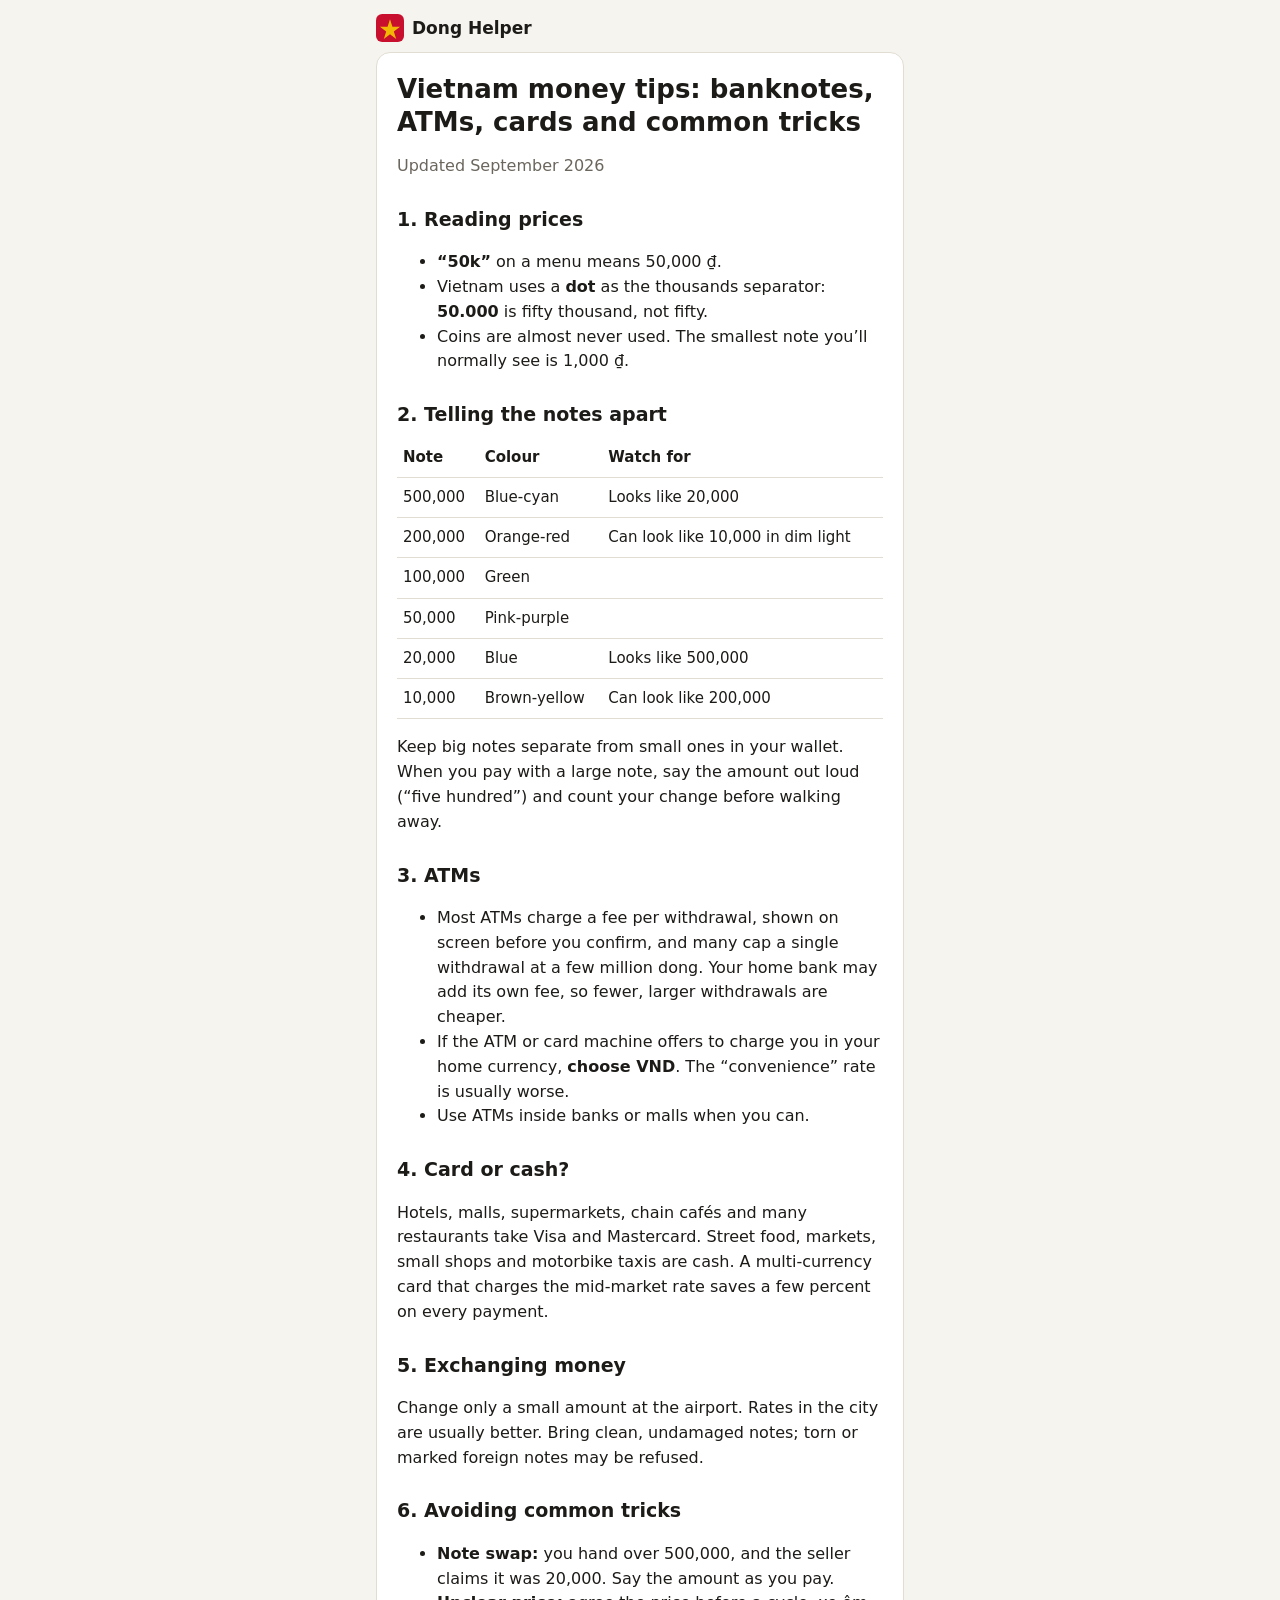
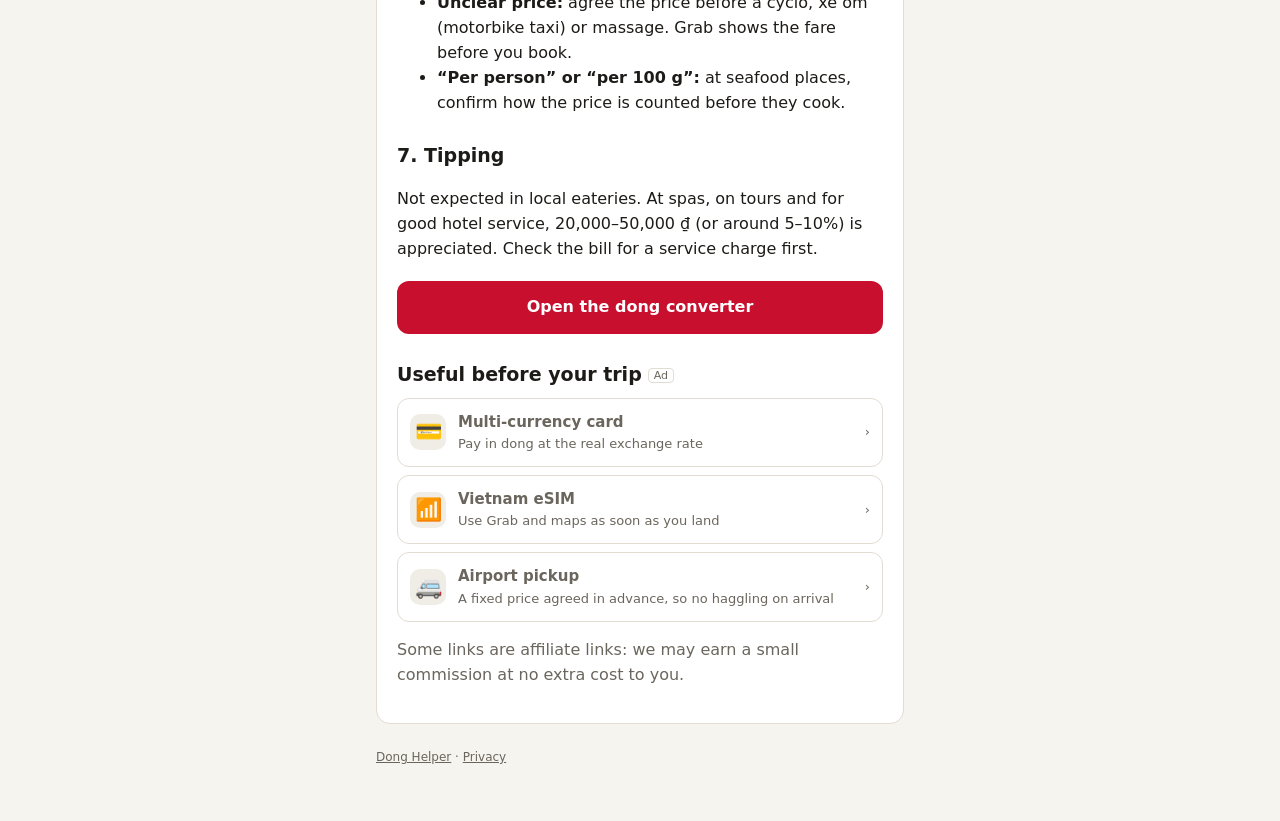
<file: guides/vietnam-money-tips.html>
<!doctype html>
<html lang="en">
<head>
<meta charset="utf-8">
<meta name="viewport" content="width=device-width, initial-scale=1">
<title>Vietnam Money Tips: Banknotes, ATMs, Cards & Common Tricks | Dong Helper</title>
<meta name="description" content="Everything a first-time visitor needs to know about Vietnamese dong: telling the banknotes apart, reading prices like 50k, ATM fees, paying by card, and avoiding the note-swap trick.">
<link rel="icon" href="../icon.svg" type="image/svg+xml">
<link rel="stylesheet" href="../style.css">
<script src="../config.js"></script>
<script src="../shared.js"></script>
</head>
<body>
<div class="wrap">
  <header class="top"><a class="brand" href="../">
    <svg viewBox="0 0 64 64" aria-hidden="true"><rect width="64" height="64" rx="14" fill="#c8102e"/><path fill="#f2b705" d="M32 12l5.6 17.2H55L40.7 39.8l5.5 17.2L32 46.4 17.8 57l5.5-17.2L9 29.2h17.4z"/></svg>
    <span>Dong Helper</span></a></header>

  <article class="article">
    <h1>Vietnam money tips: banknotes, ATMs, cards and common tricks</h1>
    <p class="meta">Updated September 2026</p>

    <h2>1. Reading prices</h2>
    <ul>
      <li><b>“50k”</b> on a menu means 50,000 ₫.</li>
      <li>Vietnam uses a <b>dot</b> as the thousands separator: <b>50.000</b> is fifty thousand, not fifty.</li>
      <li>Coins are almost never used. The smallest note you’ll normally see is 1,000 ₫.</li>
    </ul>

    <h2>2. Telling the notes apart</h2>
    <table>
      <tr><th>Note</th><th>Colour</th><th>Watch for</th></tr>
      <tr><td>500,000</td><td>Blue-cyan</td><td>Looks like 20,000</td></tr>
      <tr><td>200,000</td><td>Orange-red</td><td>Can look like 10,000 in dim light</td></tr>
      <tr><td>100,000</td><td>Green</td><td></td></tr>
      <tr><td>50,000</td><td>Pink-purple</td><td></td></tr>
      <tr><td>20,000</td><td>Blue</td><td>Looks like 500,000</td></tr>
      <tr><td>10,000</td><td>Brown-yellow</td><td>Can look like 200,000</td></tr>
    </table>
    <p>Keep big notes separate from small ones in your wallet. When you pay with a large note, say the amount out loud (“five hundred”) and count your change before walking away.</p>

    <h2>3. ATMs</h2>
    <ul>
      <li>Most ATMs charge a fee per withdrawal, shown on screen before you confirm, and many cap a single withdrawal at a few million dong. Your home bank may add its own fee, so fewer, larger withdrawals are cheaper.</li>
      <li>If the ATM or card machine offers to charge you in your home currency, <b>choose VND</b>. The “convenience” rate is usually worse.</li>
      <li>Use ATMs inside banks or malls when you can.</li>
    </ul>

    <h2>4. Card or cash?</h2>
    <p>Hotels, malls, supermarkets, chain cafés and many restaurants take Visa and Mastercard. Street food, markets, small shops and motorbike taxis are cash. A multi-currency card that charges the mid-market rate saves a few percent on every payment.</p>

    <h2>5. Exchanging money</h2>
    <p>Change only a small amount at the airport. Rates in the city are usually better. Bring clean, undamaged notes; torn or marked foreign notes may be refused.</p>

    <h2>6. Avoiding common tricks</h2>
    <ul>
      <li><b>Note swap:</b> you hand over 500,000, and the seller claims it was 20,000. Say the amount as you pay.</li>
      <li><b>Unclear price:</b> agree the price before a cyclo, xe ôm (motorbike taxi) or massage. Grab shows the fare before you book.</li>
      <li><b>“Per person” or “per 100 g”:</b> at seafood places, confirm how the price is counted before they cook.</li>
    </ul>

    <h2>7. Tipping</h2>
    <p>Not expected in local eateries. At spas, on tours and for good hotel service, 20,000–50,000 ₫ (or around 5–10%) is appreciated. Check the bill for a service charge first.</p>

    <a class="cta" href="../">Open the dong converter</a>

    <h2>Useful before your trip<span class="pr">Ad</span></h2>
    <div class="ess">
      <a data-aff="wise" href="#"><span class="ico">💳</span><span><b>Multi-currency card</b><span>Pay in dong at the real exchange rate</span></span><span class="go">›</span></a>
      <a data-aff="airalo" href="#"><span class="ico">📶</span><span><b>Vietnam eSIM</b><span>Use Grab and maps as soon as you land</span></span><span class="go">›</span></a>
      <a data-aff="klook" href="#"><span class="ico">🚐</span><span><b>Airport pickup</b><span>A fixed price agreed in advance, so no haggling on arrival</span></span><span class="go">›</span></a>
    </div>
    <p class="meta">Some links are affiliate links: we may earn a small commission at no extra cost to you.</p>
  </article>

  <footer><p><a href="../">Dong Helper</a> · <a href="../privacy.html">Privacy</a></p></footer>
</div>
</body>
</html>
</file>
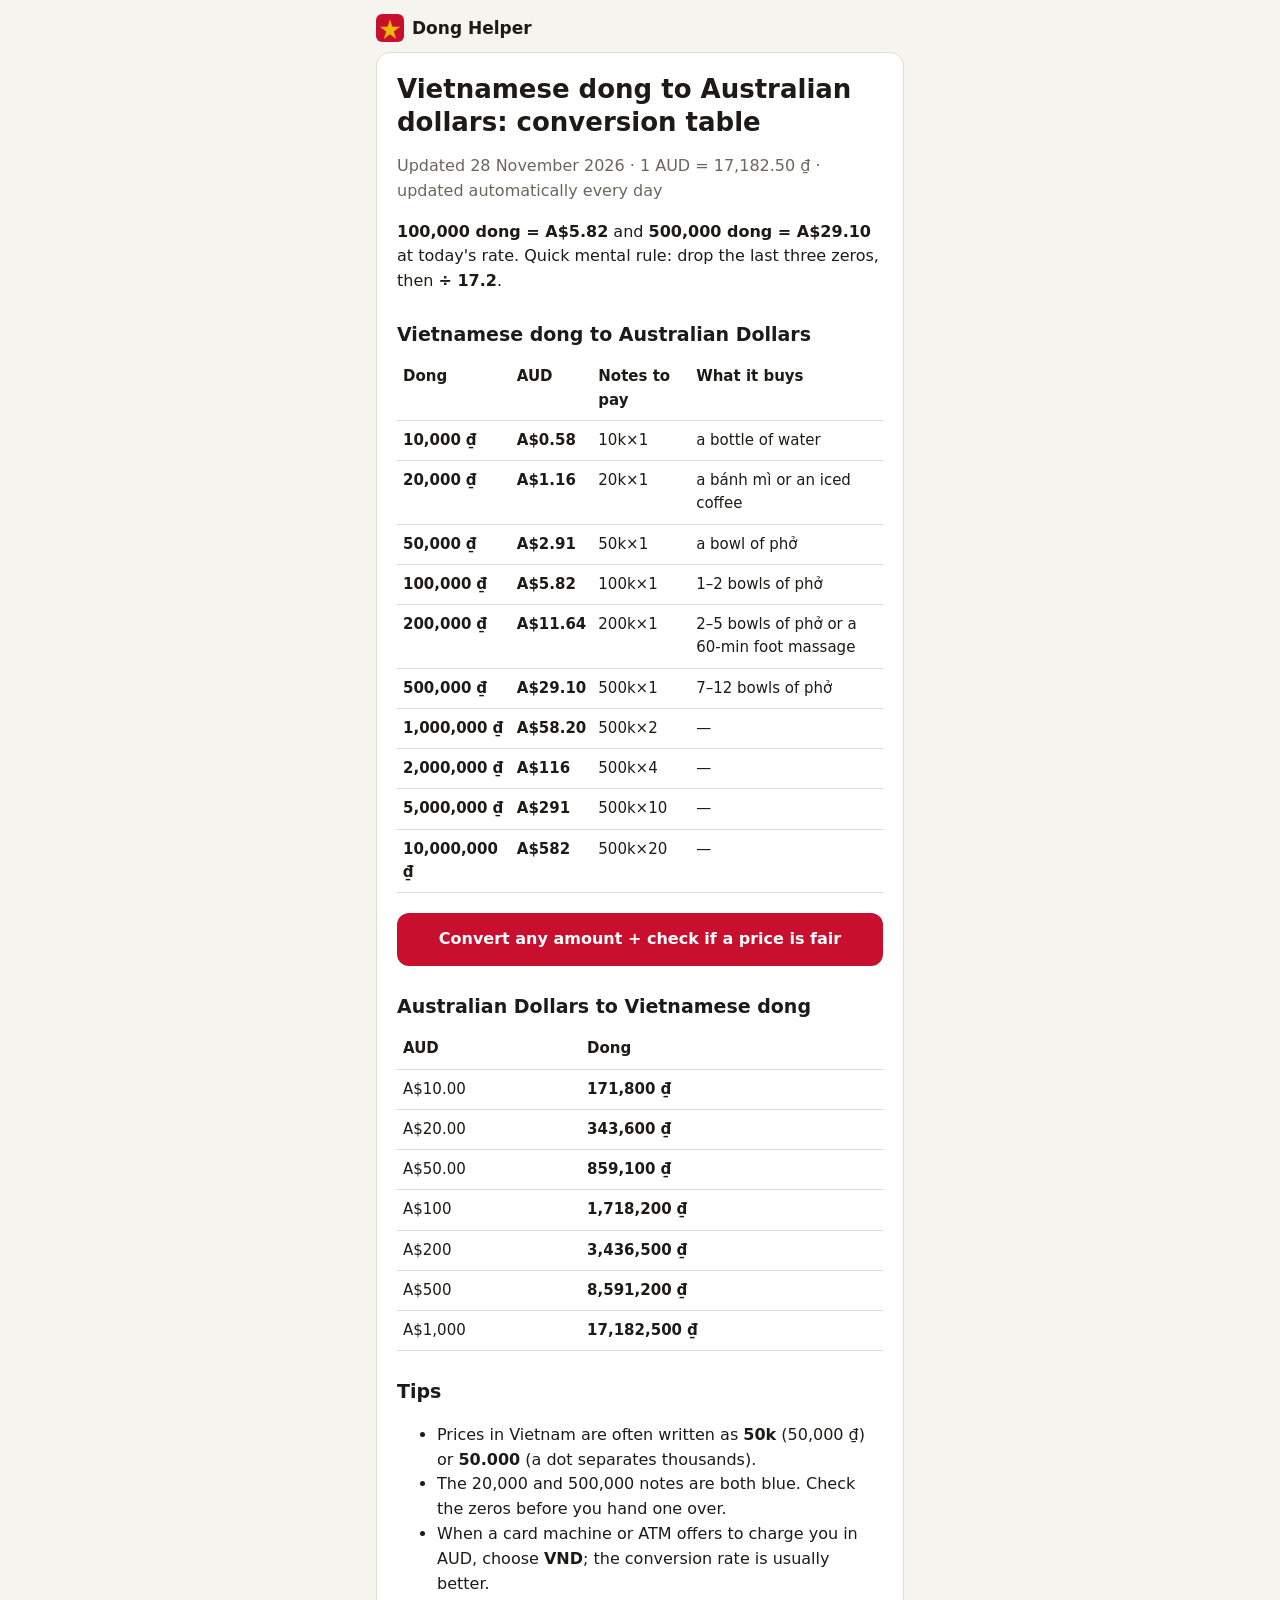
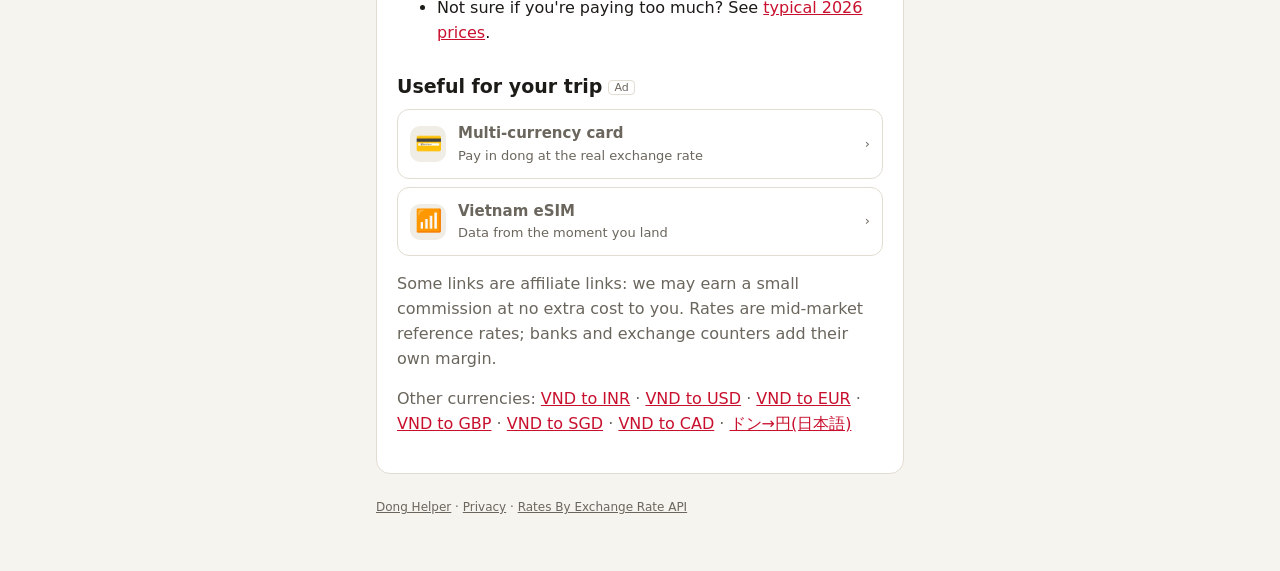
<file: guides/vnd-to-aud.html>
<!doctype html>
<html lang="en">
<head>
<meta charset="utf-8">
<meta name="viewport" content="width=device-width, initial-scale=1">
<title>VND to AUD Table: Vietnamese Dong in Australian Dollars (Updated 28 November 2026)</title>
<meta name="description" content="100,000 dong = A$5.82, 500,000 dong = A$29.10. Conversion table from 10,000 to 10 million Vietnamese dong in Australian dollars, with the banknotes to pay and what each amount buys. Updated daily.">
<link rel="canonical" href="https://jayyy-0.github.io/dong-helper/guides/vnd-to-aud.html">
<link rel="icon" href="../icon.svg" type="image/svg+xml">
<link rel="stylesheet" href="../style.css">
<script src="../config.js"></script>
<script src="../shared.js"></script>
</head>
<body>
<div class="wrap">
  <header class="top"><a class="brand" href="../">
    <svg viewBox="0 0 64 64" aria-hidden="true"><rect width="64" height="64" rx="14" fill="#c8102e"/><path fill="#f2b705" d="M32 12l5.6 17.2H55L40.7 39.8l5.5 17.2L32 46.4 17.8 57l5.5-17.2L9 29.2h17.4z"/></svg>
    <span>Dong Helper</span></a></header>
  <article class="article">
    <h1>Vietnamese dong to Australian dollars: conversion table</h1>
    <p class="meta">Updated 28 November 2026 · 1 AUD = 17,182.50 ₫ · updated automatically every day</p>
    <p><b>100,000 dong = A$5.82</b> and <b>500,000 dong = A$29.10</b> at today's rate.
    Quick mental rule: drop the last three zeros, then <b>÷ 17.2</b>.</p>

    <h2>Vietnamese dong to Australian Dollars</h2>
    <table>
      <tr><th>Dong</th><th>AUD</th><th>Notes to pay</th><th>What it buys</th></tr>
      <tr><td><b>10,000 ₫</b></td><td><b>A$0.58</b></td><td>10k×1</td><td>a bottle of water</td></tr>
      <tr><td><b>20,000 ₫</b></td><td><b>A$1.16</b></td><td>20k×1</td><td>a bánh mì or an iced coffee</td></tr>
      <tr><td><b>50,000 ₫</b></td><td><b>A$2.91</b></td><td>50k×1</td><td>a bowl of phở</td></tr>
      <tr><td><b>100,000 ₫</b></td><td><b>A$5.82</b></td><td>100k×1</td><td>1–2 bowls of phở</td></tr>
      <tr><td><b>200,000 ₫</b></td><td><b>A$11.64</b></td><td>200k×1</td><td>2–5 bowls of phở or a 60-min foot massage</td></tr>
      <tr><td><b>500,000 ₫</b></td><td><b>A$29.10</b></td><td>500k×1</td><td>7–12 bowls of phở</td></tr>
      <tr><td><b>1,000,000 ₫</b></td><td><b>A$58.20</b></td><td>500k×2</td><td>—</td></tr>
      <tr><td><b>2,000,000 ₫</b></td><td><b>A$116</b></td><td>500k×4</td><td>—</td></tr>
      <tr><td><b>5,000,000 ₫</b></td><td><b>A$291</b></td><td>500k×10</td><td>—</td></tr>
      <tr><td><b>10,000,000 ₫</b></td><td><b>A$582</b></td><td>500k×20</td><td>—</td></tr>
    </table>

    <a class="cta" href="../?c=AUD&lang=en">Convert any amount + check if a price is fair</a>

    <h2>Australian Dollars to Vietnamese dong</h2>
    <table>
      <tr><th>AUD</th><th>Dong</th></tr>
      <tr><td>A$10.00</td><td><b>171,800 ₫</b></td></tr>
      <tr><td>A$20.00</td><td><b>343,600 ₫</b></td></tr>
      <tr><td>A$50.00</td><td><b>859,100 ₫</b></td></tr>
      <tr><td>A$100</td><td><b>1,718,200 ₫</b></td></tr>
      <tr><td>A$200</td><td><b>3,436,500 ₫</b></td></tr>
      <tr><td>A$500</td><td><b>8,591,200 ₫</b></td></tr>
      <tr><td>A$1,000</td><td><b>17,182,500 ₫</b></td></tr>
    </table>

    <h2>Tips</h2>
    <ul>
      <li>Prices in Vietnam are often written as <b>50k</b> (50,000 ₫) or <b>50.000</b> (a dot separates thousands).</li>
      <li>The 20,000 and 500,000 notes are both blue. Check the zeros before you hand one over.</li>
      <li>When a card machine or ATM offers to charge you in AUD, choose <b>VND</b>; the conversion rate is usually better.</li>
      <li>Not sure if you're paying too much? See <a href="../#price">typical 2026 prices</a>.</li>
    </ul>

    <h2>Useful for your trip<span class="pr">Ad</span></h2>
    <div class="ess">
      <a data-aff="wise" href="#"><span class="ico">💳</span><span><b>Multi-currency card</b><span>Pay in dong at the real exchange rate</span></span><span class="go">›</span></a>
      <a data-aff="airalo" href="#"><span class="ico">📶</span><span><b>Vietnam eSIM</b><span>Data from the moment you land</span></span><span class="go">›</span></a>
    </div>
    <p class="meta">Some links are affiliate links: we may earn a small commission at no extra cost to you.
    Rates are mid-market reference rates; banks and exchange counters add their own margin.</p>
    <p class="meta">Other currencies: <a href="vnd-to-inr.html">VND to INR</a> · <a href="vnd-to-usd.html">VND to USD</a> · <a href="vnd-to-eur.html">VND to EUR</a> · <a href="vnd-to-gbp.html">VND to GBP</a> · <a href="vnd-to-sgd.html">VND to SGD</a> · <a href="vnd-to-cad.html">VND to CAD</a> · <a href="../ja/vnd-yen-hayamihyo.html">ドン→円(日本語)</a></p>
  </article>
  <footer><p><a href="../">Dong Helper</a> · <a href="../privacy.html">Privacy</a> ·
  <a href="https://www.exchangerate-api.com" target="_blank" rel="noopener">Rates By Exchange Rate API</a></p></footer>
</div>
</body>
</html>
</file>
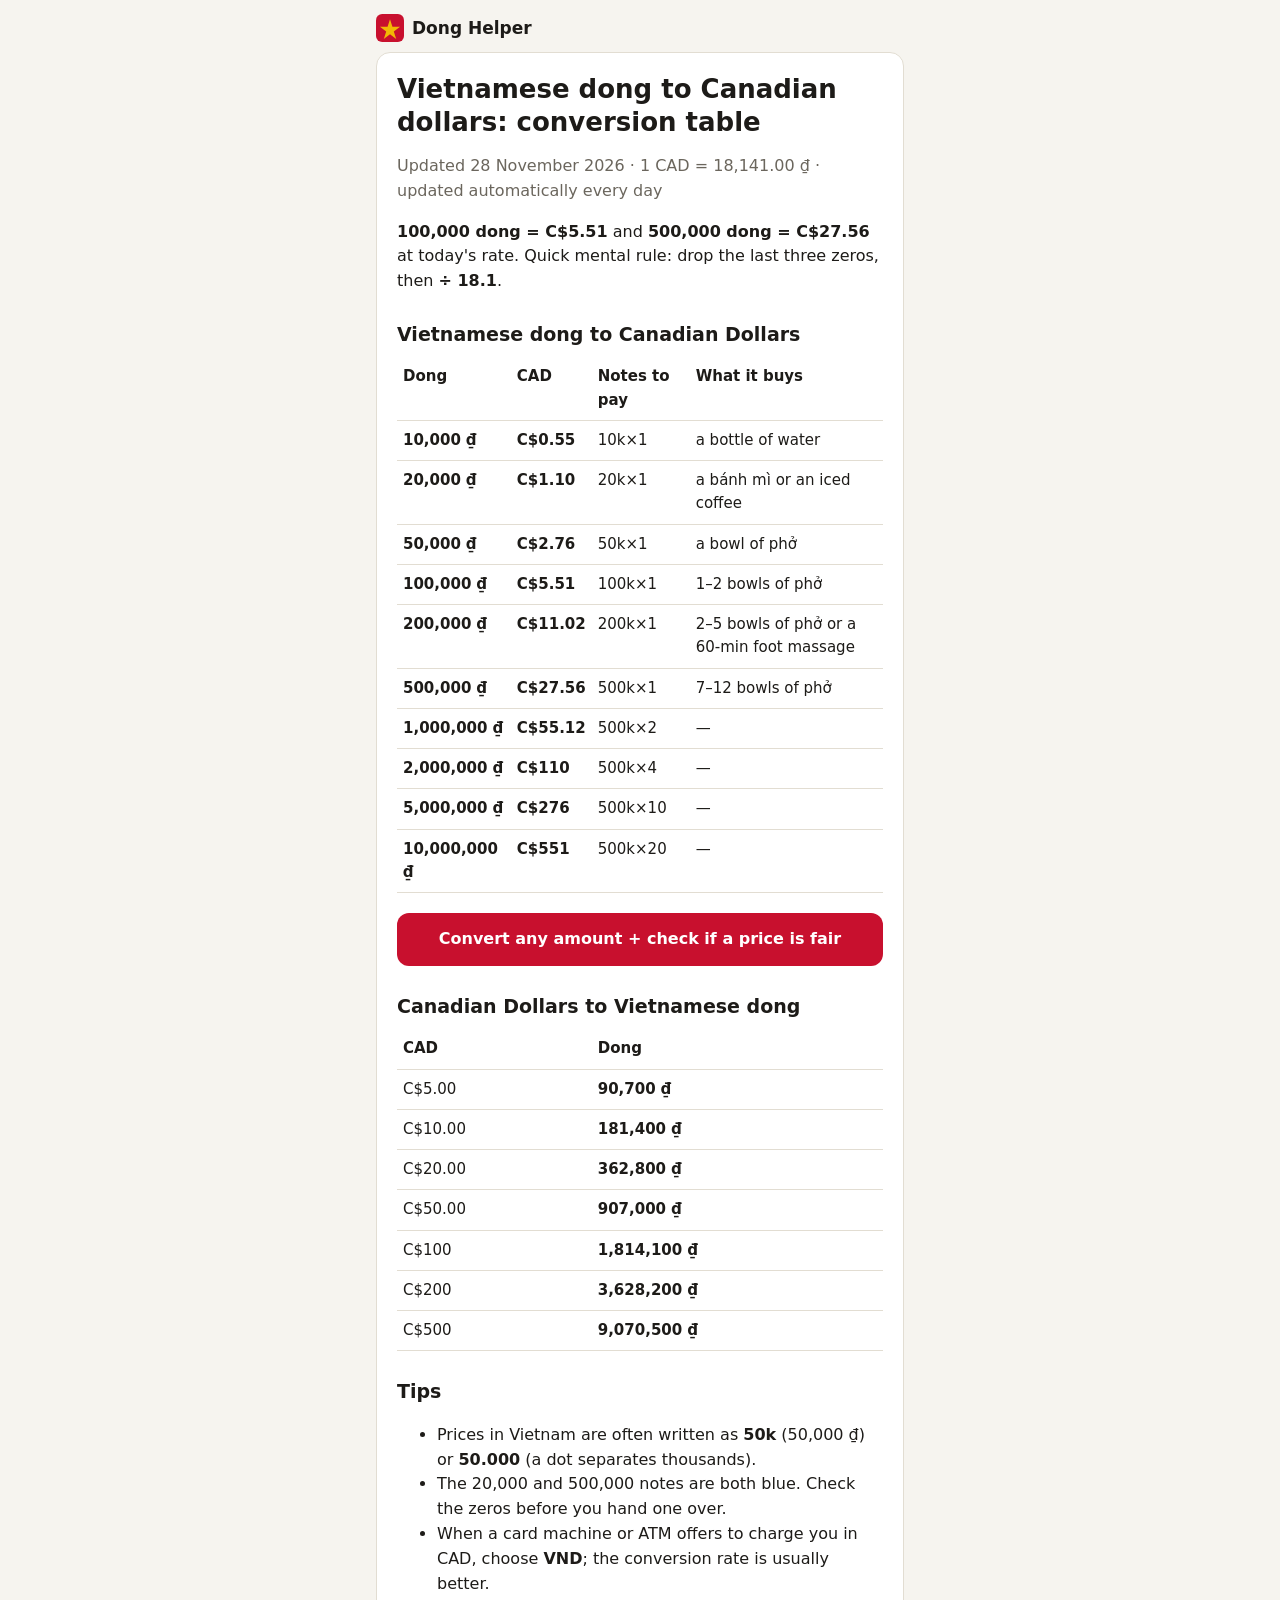
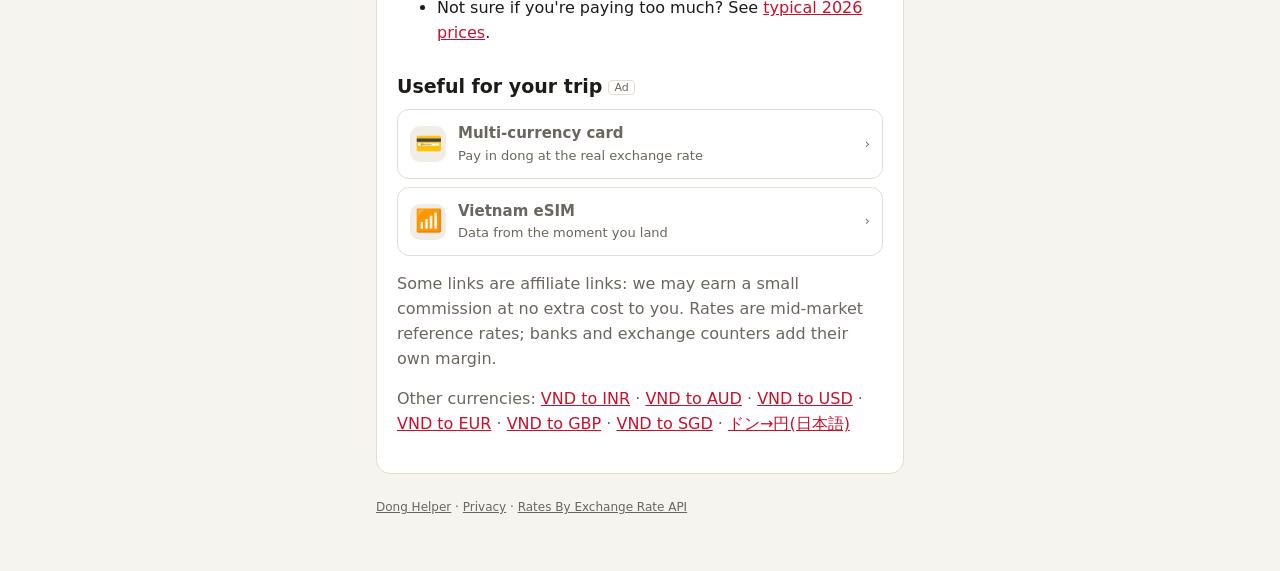
<file: guides/vnd-to-cad.html>
<!doctype html>
<html lang="en">
<head>
<meta charset="utf-8">
<meta name="viewport" content="width=device-width, initial-scale=1">
<title>VND to CAD Table: Vietnamese Dong in Canadian Dollars (Updated 28 November 2026)</title>
<meta name="description" content="100,000 dong = C$5.51, 500,000 dong = C$27.56. Conversion table from 10,000 to 10 million Vietnamese dong in Canadian dollars, with the banknotes to pay and what each amount buys. Updated daily.">
<link rel="canonical" href="https://jayyy-0.github.io/dong-helper/guides/vnd-to-cad.html">
<link rel="icon" href="../icon.svg" type="image/svg+xml">
<link rel="stylesheet" href="../style.css">
<script src="../config.js"></script>
<script src="../shared.js"></script>
</head>
<body>
<div class="wrap">
  <header class="top"><a class="brand" href="../">
    <svg viewBox="0 0 64 64" aria-hidden="true"><rect width="64" height="64" rx="14" fill="#c8102e"/><path fill="#f2b705" d="M32 12l5.6 17.2H55L40.7 39.8l5.5 17.2L32 46.4 17.8 57l5.5-17.2L9 29.2h17.4z"/></svg>
    <span>Dong Helper</span></a></header>
  <article class="article">
    <h1>Vietnamese dong to Canadian dollars: conversion table</h1>
    <p class="meta">Updated 28 November 2026 · 1 CAD = 18,141.00 ₫ · updated automatically every day</p>
    <p><b>100,000 dong = C$5.51</b> and <b>500,000 dong = C$27.56</b> at today's rate.
    Quick mental rule: drop the last three zeros, then <b>÷ 18.1</b>.</p>

    <h2>Vietnamese dong to Canadian Dollars</h2>
    <table>
      <tr><th>Dong</th><th>CAD</th><th>Notes to pay</th><th>What it buys</th></tr>
      <tr><td><b>10,000 ₫</b></td><td><b>C$0.55</b></td><td>10k×1</td><td>a bottle of water</td></tr>
      <tr><td><b>20,000 ₫</b></td><td><b>C$1.10</b></td><td>20k×1</td><td>a bánh mì or an iced coffee</td></tr>
      <tr><td><b>50,000 ₫</b></td><td><b>C$2.76</b></td><td>50k×1</td><td>a bowl of phở</td></tr>
      <tr><td><b>100,000 ₫</b></td><td><b>C$5.51</b></td><td>100k×1</td><td>1–2 bowls of phở</td></tr>
      <tr><td><b>200,000 ₫</b></td><td><b>C$11.02</b></td><td>200k×1</td><td>2–5 bowls of phở or a 60-min foot massage</td></tr>
      <tr><td><b>500,000 ₫</b></td><td><b>C$27.56</b></td><td>500k×1</td><td>7–12 bowls of phở</td></tr>
      <tr><td><b>1,000,000 ₫</b></td><td><b>C$55.12</b></td><td>500k×2</td><td>—</td></tr>
      <tr><td><b>2,000,000 ₫</b></td><td><b>C$110</b></td><td>500k×4</td><td>—</td></tr>
      <tr><td><b>5,000,000 ₫</b></td><td><b>C$276</b></td><td>500k×10</td><td>—</td></tr>
      <tr><td><b>10,000,000 ₫</b></td><td><b>C$551</b></td><td>500k×20</td><td>—</td></tr>
    </table>

    <a class="cta" href="../?c=CAD&lang=en">Convert any amount + check if a price is fair</a>

    <h2>Canadian Dollars to Vietnamese dong</h2>
    <table>
      <tr><th>CAD</th><th>Dong</th></tr>
      <tr><td>C$5.00</td><td><b>90,700 ₫</b></td></tr>
      <tr><td>C$10.00</td><td><b>181,400 ₫</b></td></tr>
      <tr><td>C$20.00</td><td><b>362,800 ₫</b></td></tr>
      <tr><td>C$50.00</td><td><b>907,000 ₫</b></td></tr>
      <tr><td>C$100</td><td><b>1,814,100 ₫</b></td></tr>
      <tr><td>C$200</td><td><b>3,628,200 ₫</b></td></tr>
      <tr><td>C$500</td><td><b>9,070,500 ₫</b></td></tr>
    </table>

    <h2>Tips</h2>
    <ul>
      <li>Prices in Vietnam are often written as <b>50k</b> (50,000 ₫) or <b>50.000</b> (a dot separates thousands).</li>
      <li>The 20,000 and 500,000 notes are both blue. Check the zeros before you hand one over.</li>
      <li>When a card machine or ATM offers to charge you in CAD, choose <b>VND</b>; the conversion rate is usually better.</li>
      <li>Not sure if you're paying too much? See <a href="../#price">typical 2026 prices</a>.</li>
    </ul>

    <h2>Useful for your trip<span class="pr">Ad</span></h2>
    <div class="ess">
      <a data-aff="wise" href="#"><span class="ico">💳</span><span><b>Multi-currency card</b><span>Pay in dong at the real exchange rate</span></span><span class="go">›</span></a>
      <a data-aff="airalo" href="#"><span class="ico">📶</span><span><b>Vietnam eSIM</b><span>Data from the moment you land</span></span><span class="go">›</span></a>
    </div>
    <p class="meta">Some links are affiliate links: we may earn a small commission at no extra cost to you.
    Rates are mid-market reference rates; banks and exchange counters add their own margin.</p>
    <p class="meta">Other currencies: <a href="vnd-to-inr.html">VND to INR</a> · <a href="vnd-to-aud.html">VND to AUD</a> · <a href="vnd-to-usd.html">VND to USD</a> · <a href="vnd-to-eur.html">VND to EUR</a> · <a href="vnd-to-gbp.html">VND to GBP</a> · <a href="vnd-to-sgd.html">VND to SGD</a> · <a href="../ja/vnd-yen-hayamihyo.html">ドン→円(日本語)</a></p>
  </article>
  <footer><p><a href="../">Dong Helper</a> · <a href="../privacy.html">Privacy</a> ·
  <a href="https://www.exchangerate-api.com" target="_blank" rel="noopener">Rates By Exchange Rate API</a></p></footer>
</div>
</body>
</html>
</file>
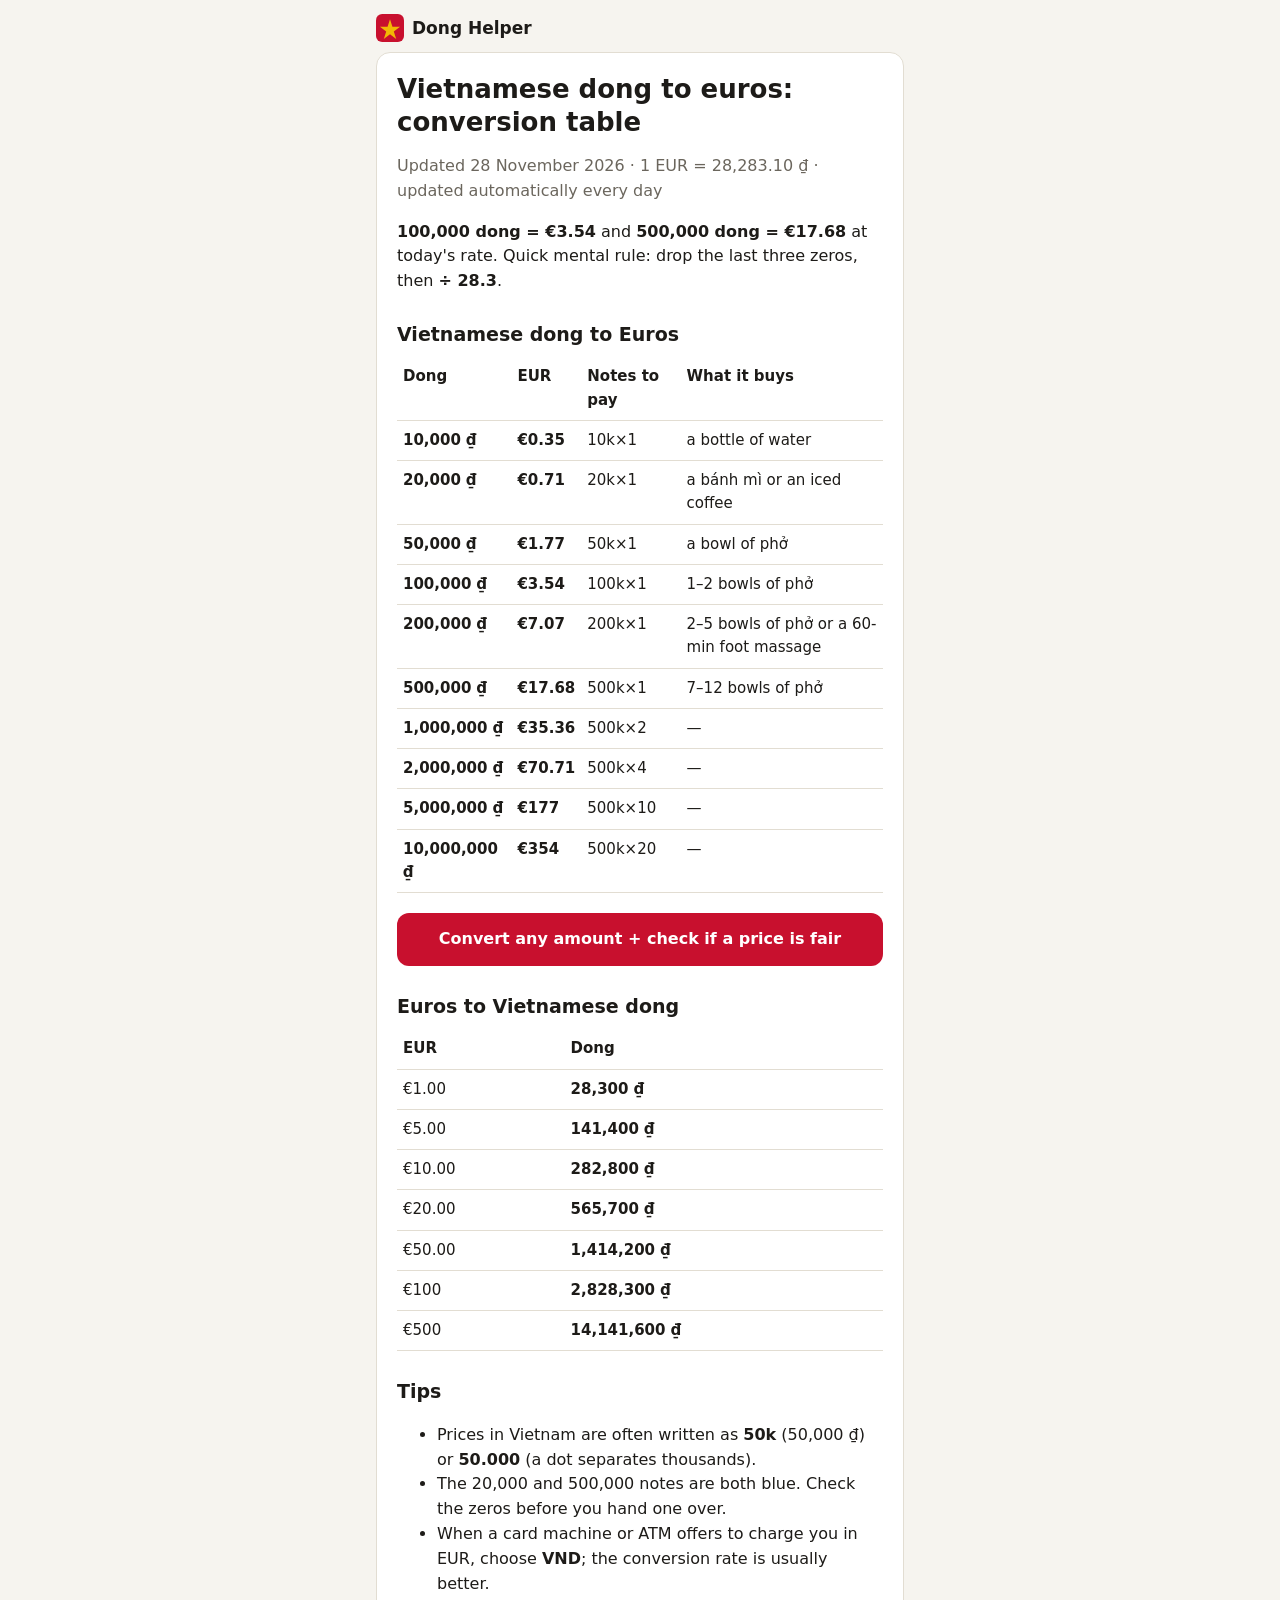
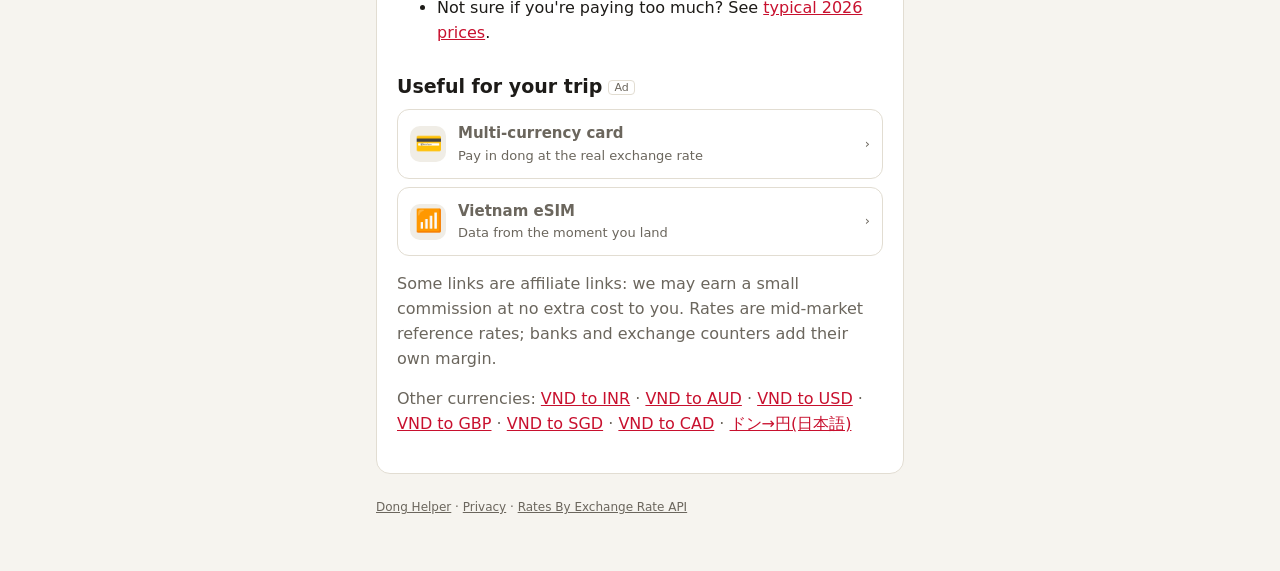
<file: guides/vnd-to-eur.html>
<!doctype html>
<html lang="en">
<head>
<meta charset="utf-8">
<meta name="viewport" content="width=device-width, initial-scale=1">
<title>VND to EUR Table: Vietnamese Dong in Euros (Updated 28 November 2026)</title>
<meta name="description" content="100,000 dong = €3.54, 500,000 dong = €17.68. Conversion table from 10,000 to 10 million Vietnamese dong in euros, with the banknotes to pay and what each amount buys. Updated daily.">
<link rel="canonical" href="https://jayyy-0.github.io/dong-helper/guides/vnd-to-eur.html">
<link rel="icon" href="../icon.svg" type="image/svg+xml">
<link rel="stylesheet" href="../style.css">
<script src="../config.js"></script>
<script src="../shared.js"></script>
</head>
<body>
<div class="wrap">
  <header class="top"><a class="brand" href="../">
    <svg viewBox="0 0 64 64" aria-hidden="true"><rect width="64" height="64" rx="14" fill="#c8102e"/><path fill="#f2b705" d="M32 12l5.6 17.2H55L40.7 39.8l5.5 17.2L32 46.4 17.8 57l5.5-17.2L9 29.2h17.4z"/></svg>
    <span>Dong Helper</span></a></header>
  <article class="article">
    <h1>Vietnamese dong to euros: conversion table</h1>
    <p class="meta">Updated 28 November 2026 · 1 EUR = 28,283.10 ₫ · updated automatically every day</p>
    <p><b>100,000 dong = €3.54</b> and <b>500,000 dong = €17.68</b> at today's rate.
    Quick mental rule: drop the last three zeros, then <b>÷ 28.3</b>.</p>

    <h2>Vietnamese dong to Euros</h2>
    <table>
      <tr><th>Dong</th><th>EUR</th><th>Notes to pay</th><th>What it buys</th></tr>
      <tr><td><b>10,000 ₫</b></td><td><b>€0.35</b></td><td>10k×1</td><td>a bottle of water</td></tr>
      <tr><td><b>20,000 ₫</b></td><td><b>€0.71</b></td><td>20k×1</td><td>a bánh mì or an iced coffee</td></tr>
      <tr><td><b>50,000 ₫</b></td><td><b>€1.77</b></td><td>50k×1</td><td>a bowl of phở</td></tr>
      <tr><td><b>100,000 ₫</b></td><td><b>€3.54</b></td><td>100k×1</td><td>1–2 bowls of phở</td></tr>
      <tr><td><b>200,000 ₫</b></td><td><b>€7.07</b></td><td>200k×1</td><td>2–5 bowls of phở or a 60-min foot massage</td></tr>
      <tr><td><b>500,000 ₫</b></td><td><b>€17.68</b></td><td>500k×1</td><td>7–12 bowls of phở</td></tr>
      <tr><td><b>1,000,000 ₫</b></td><td><b>€35.36</b></td><td>500k×2</td><td>—</td></tr>
      <tr><td><b>2,000,000 ₫</b></td><td><b>€70.71</b></td><td>500k×4</td><td>—</td></tr>
      <tr><td><b>5,000,000 ₫</b></td><td><b>€177</b></td><td>500k×10</td><td>—</td></tr>
      <tr><td><b>10,000,000 ₫</b></td><td><b>€354</b></td><td>500k×20</td><td>—</td></tr>
    </table>

    <a class="cta" href="../?c=EUR&lang=en">Convert any amount + check if a price is fair</a>

    <h2>Euros to Vietnamese dong</h2>
    <table>
      <tr><th>EUR</th><th>Dong</th></tr>
      <tr><td>€1.00</td><td><b>28,300 ₫</b></td></tr>
      <tr><td>€5.00</td><td><b>141,400 ₫</b></td></tr>
      <tr><td>€10.00</td><td><b>282,800 ₫</b></td></tr>
      <tr><td>€20.00</td><td><b>565,700 ₫</b></td></tr>
      <tr><td>€50.00</td><td><b>1,414,200 ₫</b></td></tr>
      <tr><td>€100</td><td><b>2,828,300 ₫</b></td></tr>
      <tr><td>€500</td><td><b>14,141,600 ₫</b></td></tr>
    </table>

    <h2>Tips</h2>
    <ul>
      <li>Prices in Vietnam are often written as <b>50k</b> (50,000 ₫) or <b>50.000</b> (a dot separates thousands).</li>
      <li>The 20,000 and 500,000 notes are both blue. Check the zeros before you hand one over.</li>
      <li>When a card machine or ATM offers to charge you in EUR, choose <b>VND</b>; the conversion rate is usually better.</li>
      <li>Not sure if you're paying too much? See <a href="../#price">typical 2026 prices</a>.</li>
    </ul>

    <h2>Useful for your trip<span class="pr">Ad</span></h2>
    <div class="ess">
      <a data-aff="wise" href="#"><span class="ico">💳</span><span><b>Multi-currency card</b><span>Pay in dong at the real exchange rate</span></span><span class="go">›</span></a>
      <a data-aff="airalo" href="#"><span class="ico">📶</span><span><b>Vietnam eSIM</b><span>Data from the moment you land</span></span><span class="go">›</span></a>
    </div>
    <p class="meta">Some links are affiliate links: we may earn a small commission at no extra cost to you.
    Rates are mid-market reference rates; banks and exchange counters add their own margin.</p>
    <p class="meta">Other currencies: <a href="vnd-to-inr.html">VND to INR</a> · <a href="vnd-to-aud.html">VND to AUD</a> · <a href="vnd-to-usd.html">VND to USD</a> · <a href="vnd-to-gbp.html">VND to GBP</a> · <a href="vnd-to-sgd.html">VND to SGD</a> · <a href="vnd-to-cad.html">VND to CAD</a> · <a href="../ja/vnd-yen-hayamihyo.html">ドン→円(日本語)</a></p>
  </article>
  <footer><p><a href="../">Dong Helper</a> · <a href="../privacy.html">Privacy</a> ·
  <a href="https://www.exchangerate-api.com" target="_blank" rel="noopener">Rates By Exchange Rate API</a></p></footer>
</div>
</body>
</html>
</file>
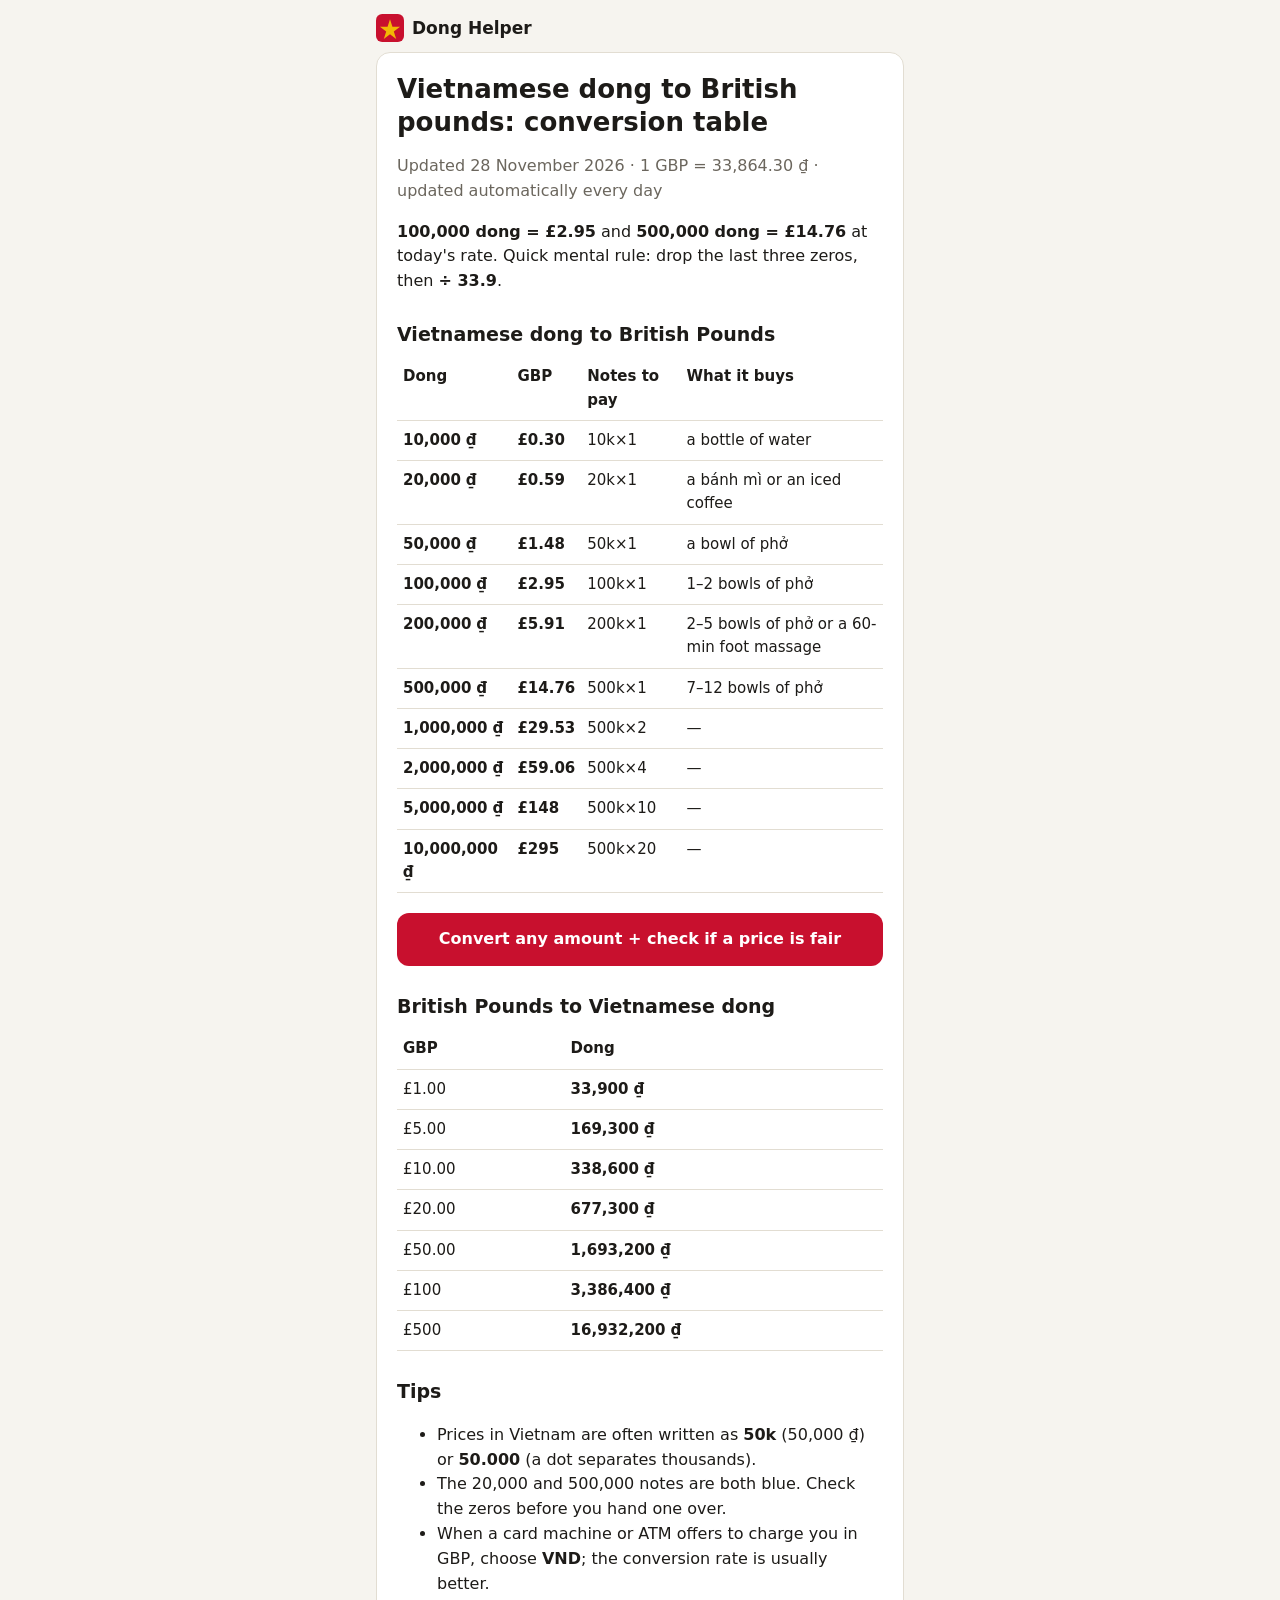
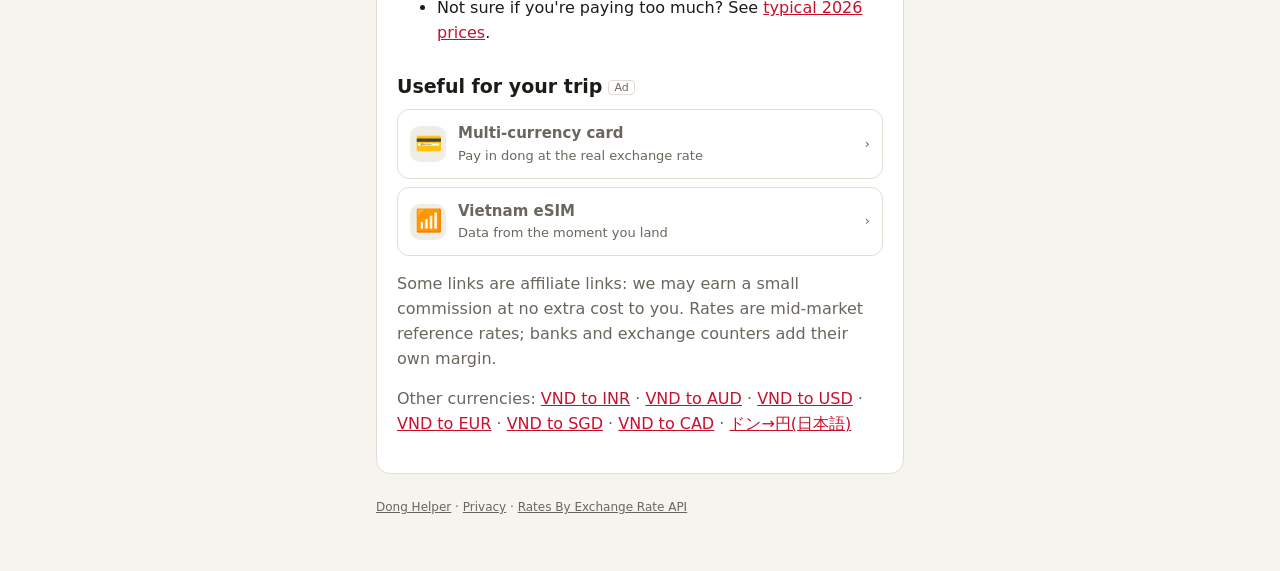
<file: guides/vnd-to-gbp.html>
<!doctype html>
<html lang="en">
<head>
<meta charset="utf-8">
<meta name="viewport" content="width=device-width, initial-scale=1">
<title>VND to GBP Table: Vietnamese Dong in British Pounds (Updated 28 November 2026)</title>
<meta name="description" content="100,000 dong = £2.95, 500,000 dong = £14.76. Conversion table from 10,000 to 10 million Vietnamese dong in British pounds, with the banknotes to pay and what each amount buys. Updated daily.">
<link rel="canonical" href="https://jayyy-0.github.io/dong-helper/guides/vnd-to-gbp.html">
<link rel="icon" href="../icon.svg" type="image/svg+xml">
<link rel="stylesheet" href="../style.css">
<script src="../config.js"></script>
<script src="../shared.js"></script>
</head>
<body>
<div class="wrap">
  <header class="top"><a class="brand" href="../">
    <svg viewBox="0 0 64 64" aria-hidden="true"><rect width="64" height="64" rx="14" fill="#c8102e"/><path fill="#f2b705" d="M32 12l5.6 17.2H55L40.7 39.8l5.5 17.2L32 46.4 17.8 57l5.5-17.2L9 29.2h17.4z"/></svg>
    <span>Dong Helper</span></a></header>
  <article class="article">
    <h1>Vietnamese dong to British pounds: conversion table</h1>
    <p class="meta">Updated 28 November 2026 · 1 GBP = 33,864.30 ₫ · updated automatically every day</p>
    <p><b>100,000 dong = £2.95</b> and <b>500,000 dong = £14.76</b> at today's rate.
    Quick mental rule: drop the last three zeros, then <b>÷ 33.9</b>.</p>

    <h2>Vietnamese dong to British Pounds</h2>
    <table>
      <tr><th>Dong</th><th>GBP</th><th>Notes to pay</th><th>What it buys</th></tr>
      <tr><td><b>10,000 ₫</b></td><td><b>£0.30</b></td><td>10k×1</td><td>a bottle of water</td></tr>
      <tr><td><b>20,000 ₫</b></td><td><b>£0.59</b></td><td>20k×1</td><td>a bánh mì or an iced coffee</td></tr>
      <tr><td><b>50,000 ₫</b></td><td><b>£1.48</b></td><td>50k×1</td><td>a bowl of phở</td></tr>
      <tr><td><b>100,000 ₫</b></td><td><b>£2.95</b></td><td>100k×1</td><td>1–2 bowls of phở</td></tr>
      <tr><td><b>200,000 ₫</b></td><td><b>£5.91</b></td><td>200k×1</td><td>2–5 bowls of phở or a 60-min foot massage</td></tr>
      <tr><td><b>500,000 ₫</b></td><td><b>£14.76</b></td><td>500k×1</td><td>7–12 bowls of phở</td></tr>
      <tr><td><b>1,000,000 ₫</b></td><td><b>£29.53</b></td><td>500k×2</td><td>—</td></tr>
      <tr><td><b>2,000,000 ₫</b></td><td><b>£59.06</b></td><td>500k×4</td><td>—</td></tr>
      <tr><td><b>5,000,000 ₫</b></td><td><b>£148</b></td><td>500k×10</td><td>—</td></tr>
      <tr><td><b>10,000,000 ₫</b></td><td><b>£295</b></td><td>500k×20</td><td>—</td></tr>
    </table>

    <a class="cta" href="../?c=GBP&lang=en">Convert any amount + check if a price is fair</a>

    <h2>British Pounds to Vietnamese dong</h2>
    <table>
      <tr><th>GBP</th><th>Dong</th></tr>
      <tr><td>£1.00</td><td><b>33,900 ₫</b></td></tr>
      <tr><td>£5.00</td><td><b>169,300 ₫</b></td></tr>
      <tr><td>£10.00</td><td><b>338,600 ₫</b></td></tr>
      <tr><td>£20.00</td><td><b>677,300 ₫</b></td></tr>
      <tr><td>£50.00</td><td><b>1,693,200 ₫</b></td></tr>
      <tr><td>£100</td><td><b>3,386,400 ₫</b></td></tr>
      <tr><td>£500</td><td><b>16,932,200 ₫</b></td></tr>
    </table>

    <h2>Tips</h2>
    <ul>
      <li>Prices in Vietnam are often written as <b>50k</b> (50,000 ₫) or <b>50.000</b> (a dot separates thousands).</li>
      <li>The 20,000 and 500,000 notes are both blue. Check the zeros before you hand one over.</li>
      <li>When a card machine or ATM offers to charge you in GBP, choose <b>VND</b>; the conversion rate is usually better.</li>
      <li>Not sure if you're paying too much? See <a href="../#price">typical 2026 prices</a>.</li>
    </ul>

    <h2>Useful for your trip<span class="pr">Ad</span></h2>
    <div class="ess">
      <a data-aff="wise" href="#"><span class="ico">💳</span><span><b>Multi-currency card</b><span>Pay in dong at the real exchange rate</span></span><span class="go">›</span></a>
      <a data-aff="airalo" href="#"><span class="ico">📶</span><span><b>Vietnam eSIM</b><span>Data from the moment you land</span></span><span class="go">›</span></a>
    </div>
    <p class="meta">Some links are affiliate links: we may earn a small commission at no extra cost to you.
    Rates are mid-market reference rates; banks and exchange counters add their own margin.</p>
    <p class="meta">Other currencies: <a href="vnd-to-inr.html">VND to INR</a> · <a href="vnd-to-aud.html">VND to AUD</a> · <a href="vnd-to-usd.html">VND to USD</a> · <a href="vnd-to-eur.html">VND to EUR</a> · <a href="vnd-to-sgd.html">VND to SGD</a> · <a href="vnd-to-cad.html">VND to CAD</a> · <a href="../ja/vnd-yen-hayamihyo.html">ドン→円(日本語)</a></p>
  </article>
  <footer><p><a href="../">Dong Helper</a> · <a href="../privacy.html">Privacy</a> ·
  <a href="https://www.exchangerate-api.com" target="_blank" rel="noopener">Rates By Exchange Rate API</a></p></footer>
</div>
</body>
</html>
</file>
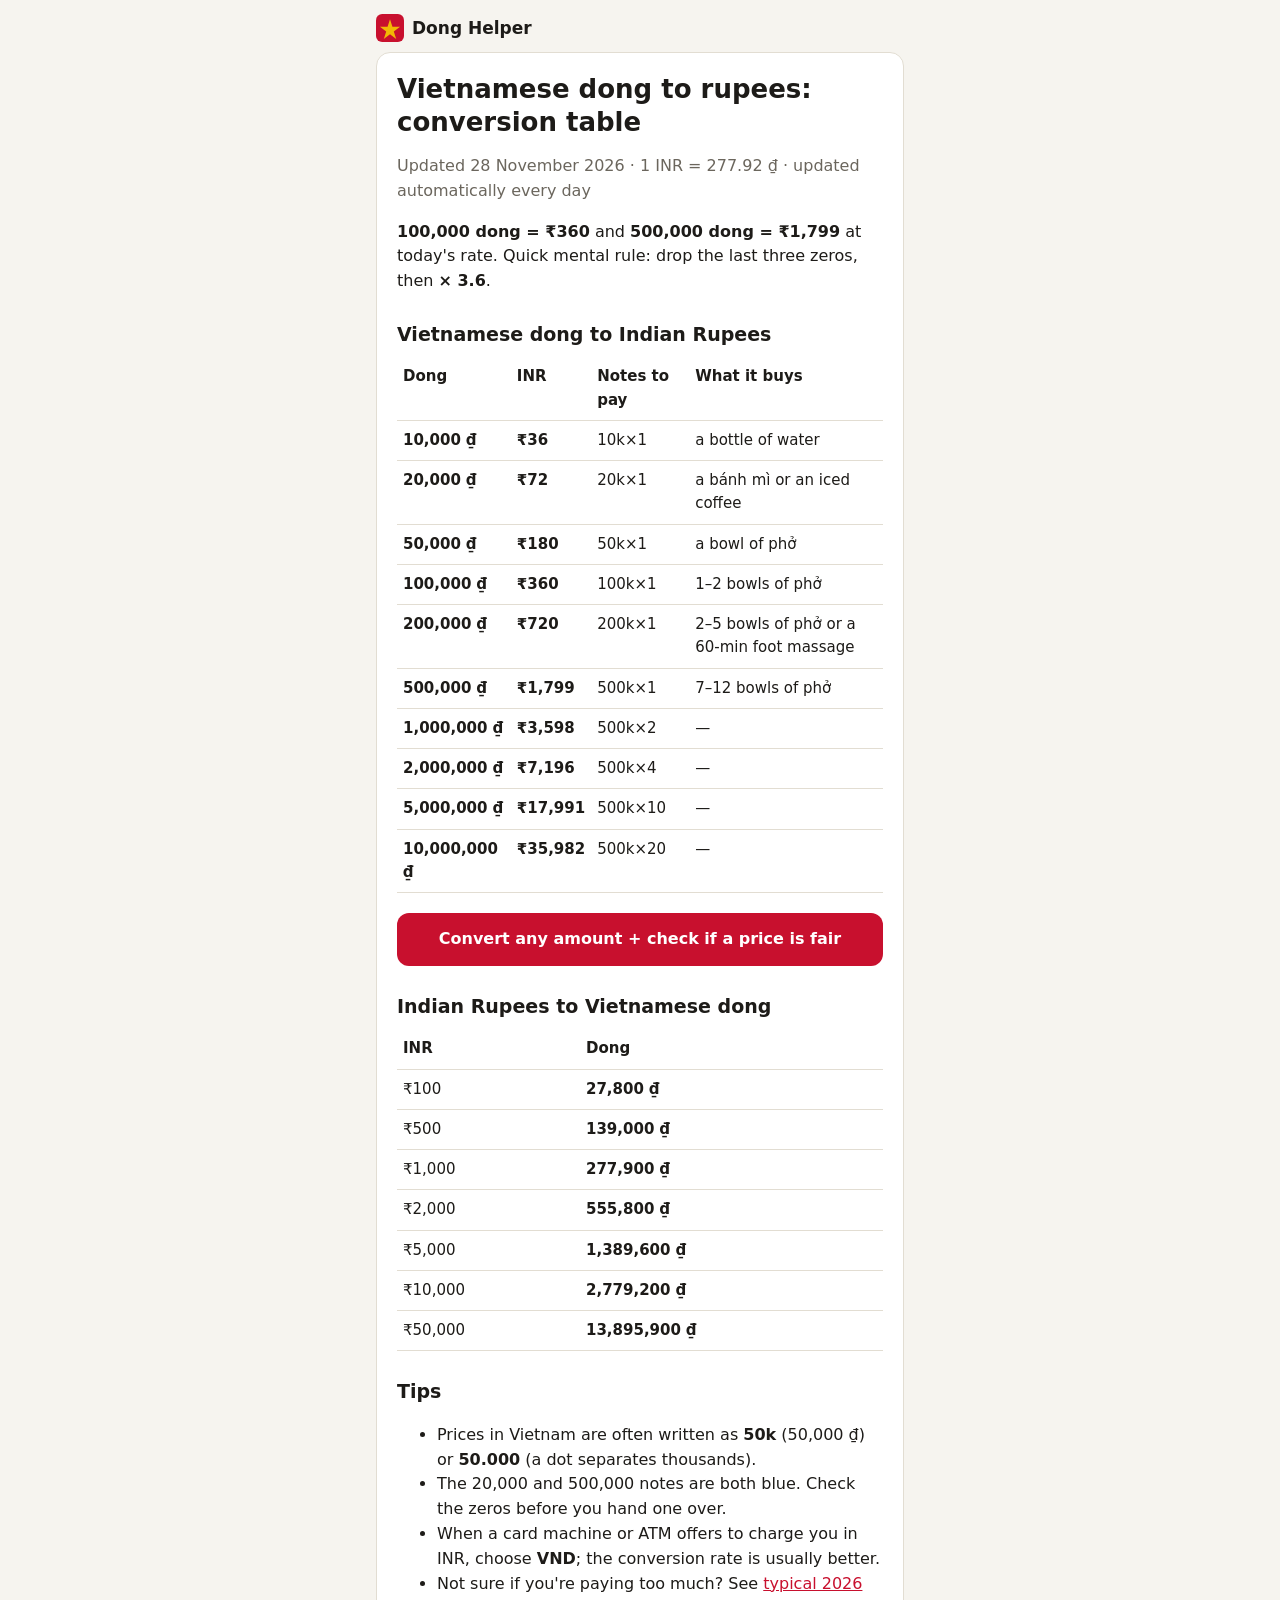
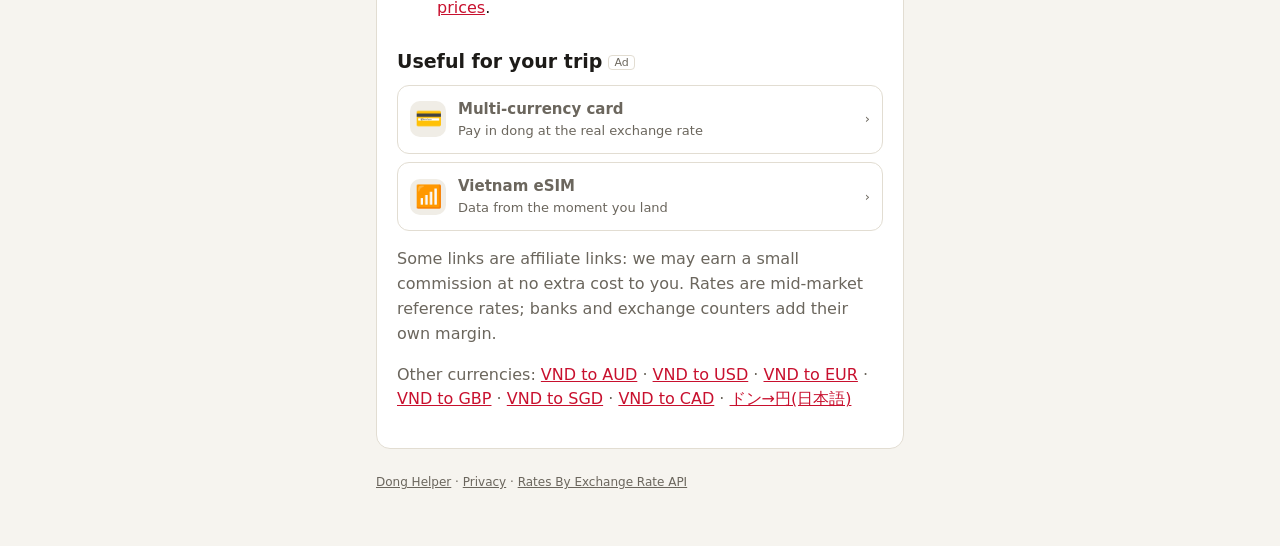
<file: guides/vnd-to-inr.html>
<!doctype html>
<html lang="en">
<head>
<meta charset="utf-8">
<meta name="viewport" content="width=device-width, initial-scale=1">
<title>VND to INR Table: Vietnamese Dong in Rupees (Updated 28 November 2026)</title>
<meta name="description" content="100,000 dong = ₹360, 500,000 dong = ₹1,799. Conversion table from 10,000 to 10 million Vietnamese dong in rupees, with the banknotes to pay and what each amount buys. Updated daily.">
<link rel="canonical" href="https://jayyy-0.github.io/dong-helper/guides/vnd-to-inr.html">
<link rel="icon" href="../icon.svg" type="image/svg+xml">
<link rel="stylesheet" href="../style.css">
<script src="../config.js"></script>
<script src="../shared.js"></script>
</head>
<body>
<div class="wrap">
  <header class="top"><a class="brand" href="../">
    <svg viewBox="0 0 64 64" aria-hidden="true"><rect width="64" height="64" rx="14" fill="#c8102e"/><path fill="#f2b705" d="M32 12l5.6 17.2H55L40.7 39.8l5.5 17.2L32 46.4 17.8 57l5.5-17.2L9 29.2h17.4z"/></svg>
    <span>Dong Helper</span></a></header>
  <article class="article">
    <h1>Vietnamese dong to rupees: conversion table</h1>
    <p class="meta">Updated 28 November 2026 · 1 INR = 277.92 ₫ · updated automatically every day</p>
    <p><b>100,000 dong = ₹360</b> and <b>500,000 dong = ₹1,799</b> at today's rate.
    Quick mental rule: drop the last three zeros, then <b>× 3.6</b>.</p>

    <h2>Vietnamese dong to Indian Rupees</h2>
    <table>
      <tr><th>Dong</th><th>INR</th><th>Notes to pay</th><th>What it buys</th></tr>
      <tr><td><b>10,000 ₫</b></td><td><b>₹36</b></td><td>10k×1</td><td>a bottle of water</td></tr>
      <tr><td><b>20,000 ₫</b></td><td><b>₹72</b></td><td>20k×1</td><td>a bánh mì or an iced coffee</td></tr>
      <tr><td><b>50,000 ₫</b></td><td><b>₹180</b></td><td>50k×1</td><td>a bowl of phở</td></tr>
      <tr><td><b>100,000 ₫</b></td><td><b>₹360</b></td><td>100k×1</td><td>1–2 bowls of phở</td></tr>
      <tr><td><b>200,000 ₫</b></td><td><b>₹720</b></td><td>200k×1</td><td>2–5 bowls of phở or a 60-min foot massage</td></tr>
      <tr><td><b>500,000 ₫</b></td><td><b>₹1,799</b></td><td>500k×1</td><td>7–12 bowls of phở</td></tr>
      <tr><td><b>1,000,000 ₫</b></td><td><b>₹3,598</b></td><td>500k×2</td><td>—</td></tr>
      <tr><td><b>2,000,000 ₫</b></td><td><b>₹7,196</b></td><td>500k×4</td><td>—</td></tr>
      <tr><td><b>5,000,000 ₫</b></td><td><b>₹17,991</b></td><td>500k×10</td><td>—</td></tr>
      <tr><td><b>10,000,000 ₫</b></td><td><b>₹35,982</b></td><td>500k×20</td><td>—</td></tr>
    </table>

    <a class="cta" href="../?c=INR&lang=en">Convert any amount + check if a price is fair</a>

    <h2>Indian Rupees to Vietnamese dong</h2>
    <table>
      <tr><th>INR</th><th>Dong</th></tr>
      <tr><td>₹100</td><td><b>27,800 ₫</b></td></tr>
      <tr><td>₹500</td><td><b>139,000 ₫</b></td></tr>
      <tr><td>₹1,000</td><td><b>277,900 ₫</b></td></tr>
      <tr><td>₹2,000</td><td><b>555,800 ₫</b></td></tr>
      <tr><td>₹5,000</td><td><b>1,389,600 ₫</b></td></tr>
      <tr><td>₹10,000</td><td><b>2,779,200 ₫</b></td></tr>
      <tr><td>₹50,000</td><td><b>13,895,900 ₫</b></td></tr>
    </table>

    <h2>Tips</h2>
    <ul>
      <li>Prices in Vietnam are often written as <b>50k</b> (50,000 ₫) or <b>50.000</b> (a dot separates thousands).</li>
      <li>The 20,000 and 500,000 notes are both blue. Check the zeros before you hand one over.</li>
      <li>When a card machine or ATM offers to charge you in INR, choose <b>VND</b>; the conversion rate is usually better.</li>
      <li>Not sure if you're paying too much? See <a href="../#price">typical 2026 prices</a>.</li>
    </ul>

    <h2>Useful for your trip<span class="pr">Ad</span></h2>
    <div class="ess">
      <a data-aff="wise" href="#"><span class="ico">💳</span><span><b>Multi-currency card</b><span>Pay in dong at the real exchange rate</span></span><span class="go">›</span></a>
      <a data-aff="airalo" href="#"><span class="ico">📶</span><span><b>Vietnam eSIM</b><span>Data from the moment you land</span></span><span class="go">›</span></a>
    </div>
    <p class="meta">Some links are affiliate links: we may earn a small commission at no extra cost to you.
    Rates are mid-market reference rates; banks and exchange counters add their own margin.</p>
    <p class="meta">Other currencies: <a href="vnd-to-aud.html">VND to AUD</a> · <a href="vnd-to-usd.html">VND to USD</a> · <a href="vnd-to-eur.html">VND to EUR</a> · <a href="vnd-to-gbp.html">VND to GBP</a> · <a href="vnd-to-sgd.html">VND to SGD</a> · <a href="vnd-to-cad.html">VND to CAD</a> · <a href="../ja/vnd-yen-hayamihyo.html">ドン→円(日本語)</a></p>
  </article>
  <footer><p><a href="../">Dong Helper</a> · <a href="../privacy.html">Privacy</a> ·
  <a href="https://www.exchangerate-api.com" target="_blank" rel="noopener">Rates By Exchange Rate API</a></p></footer>
</div>
</body>
</html>
</file>
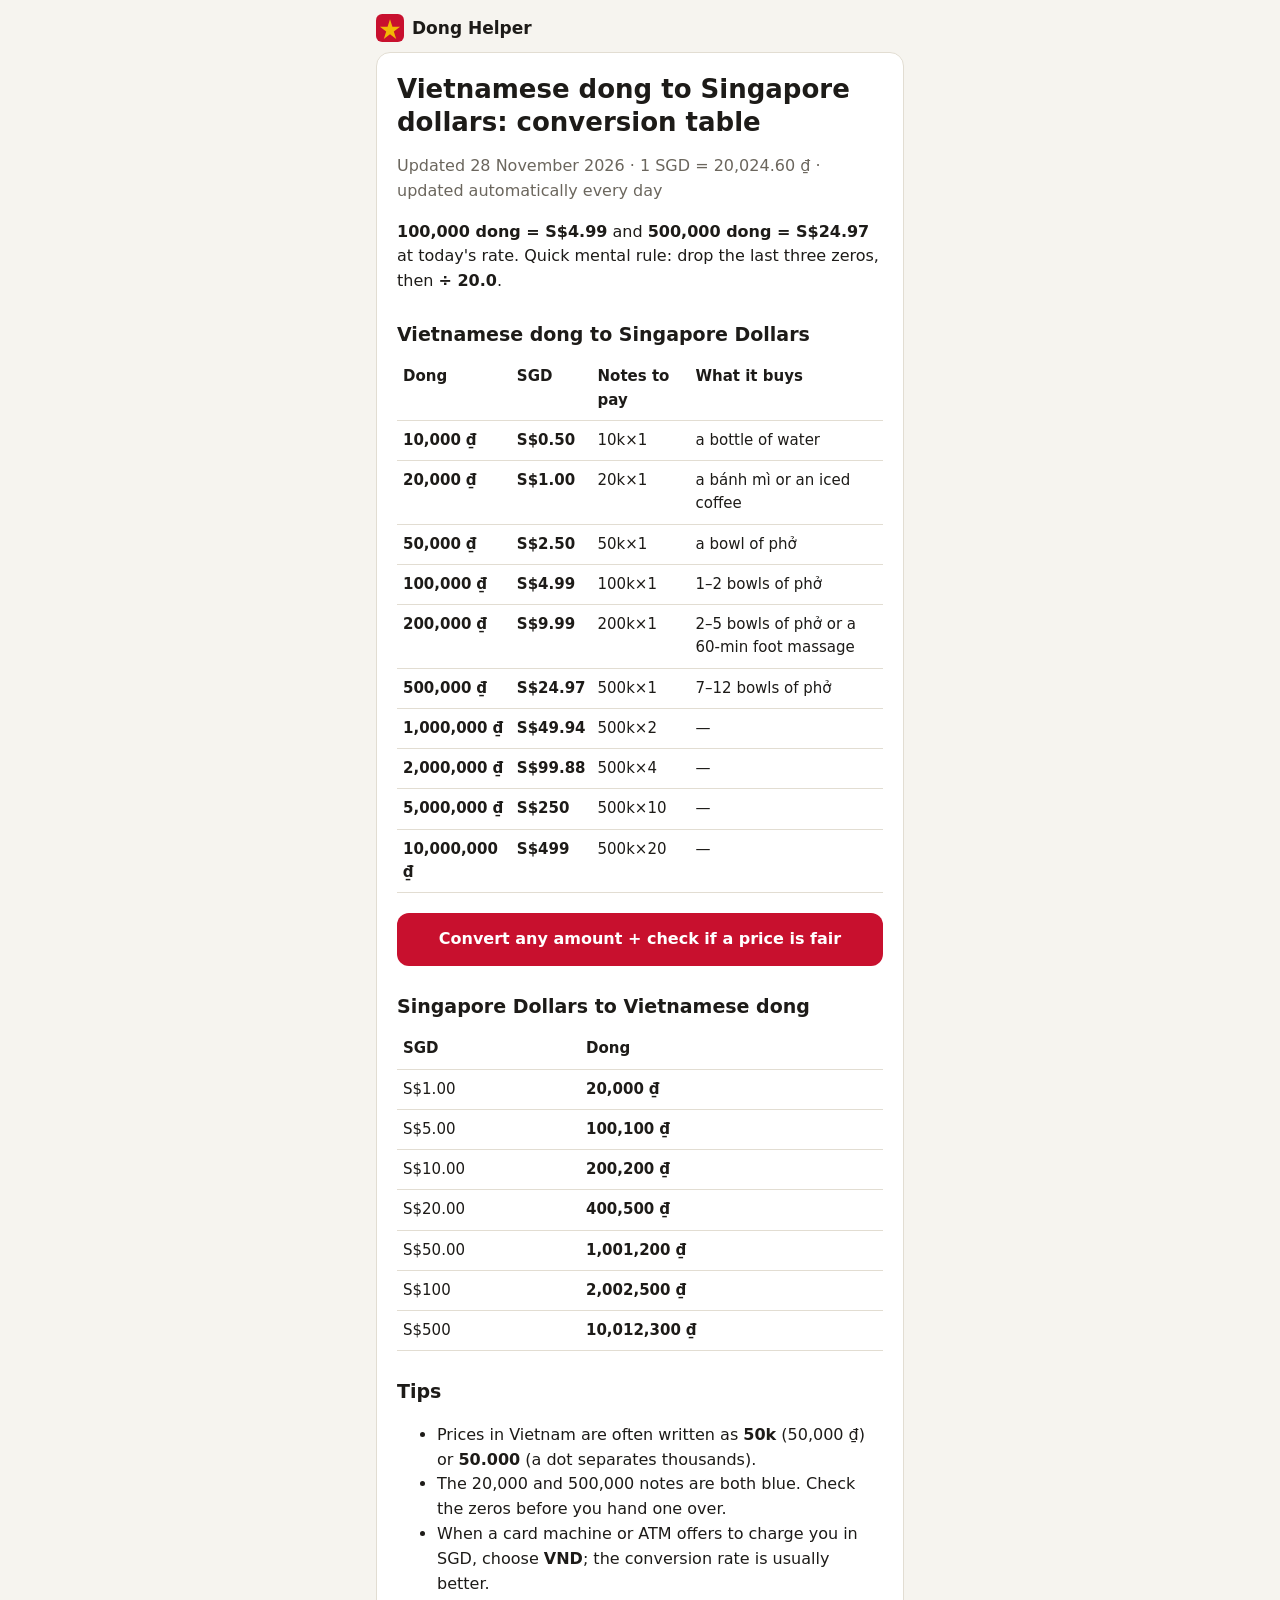
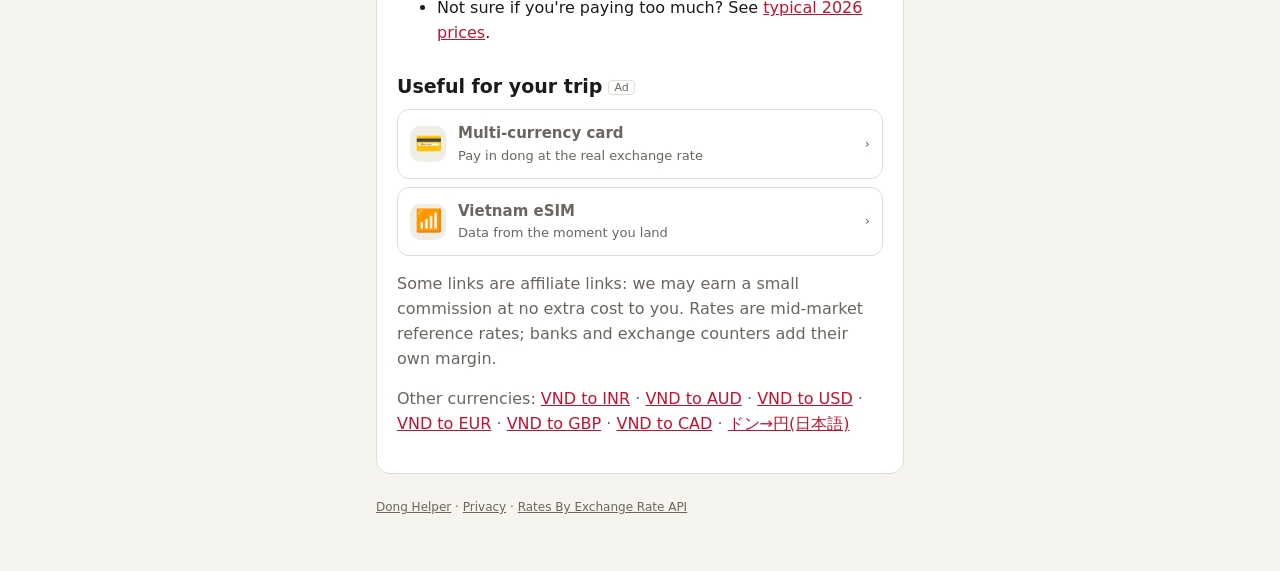
<file: guides/vnd-to-sgd.html>
<!doctype html>
<html lang="en">
<head>
<meta charset="utf-8">
<meta name="viewport" content="width=device-width, initial-scale=1">
<title>VND to SGD Table: Vietnamese Dong in Singapore Dollars (Updated 28 November 2026)</title>
<meta name="description" content="100,000 dong = S$4.99, 500,000 dong = S$24.97. Conversion table from 10,000 to 10 million Vietnamese dong in Singapore dollars, with the banknotes to pay and what each amount buys. Updated daily.">
<link rel="canonical" href="https://jayyy-0.github.io/dong-helper/guides/vnd-to-sgd.html">
<link rel="icon" href="../icon.svg" type="image/svg+xml">
<link rel="stylesheet" href="../style.css">
<script src="../config.js"></script>
<script src="../shared.js"></script>
</head>
<body>
<div class="wrap">
  <header class="top"><a class="brand" href="../">
    <svg viewBox="0 0 64 64" aria-hidden="true"><rect width="64" height="64" rx="14" fill="#c8102e"/><path fill="#f2b705" d="M32 12l5.6 17.2H55L40.7 39.8l5.5 17.2L32 46.4 17.8 57l5.5-17.2L9 29.2h17.4z"/></svg>
    <span>Dong Helper</span></a></header>
  <article class="article">
    <h1>Vietnamese dong to Singapore dollars: conversion table</h1>
    <p class="meta">Updated 28 November 2026 · 1 SGD = 20,024.60 ₫ · updated automatically every day</p>
    <p><b>100,000 dong = S$4.99</b> and <b>500,000 dong = S$24.97</b> at today's rate.
    Quick mental rule: drop the last three zeros, then <b>÷ 20.0</b>.</p>

    <h2>Vietnamese dong to Singapore Dollars</h2>
    <table>
      <tr><th>Dong</th><th>SGD</th><th>Notes to pay</th><th>What it buys</th></tr>
      <tr><td><b>10,000 ₫</b></td><td><b>S$0.50</b></td><td>10k×1</td><td>a bottle of water</td></tr>
      <tr><td><b>20,000 ₫</b></td><td><b>S$1.00</b></td><td>20k×1</td><td>a bánh mì or an iced coffee</td></tr>
      <tr><td><b>50,000 ₫</b></td><td><b>S$2.50</b></td><td>50k×1</td><td>a bowl of phở</td></tr>
      <tr><td><b>100,000 ₫</b></td><td><b>S$4.99</b></td><td>100k×1</td><td>1–2 bowls of phở</td></tr>
      <tr><td><b>200,000 ₫</b></td><td><b>S$9.99</b></td><td>200k×1</td><td>2–5 bowls of phở or a 60-min foot massage</td></tr>
      <tr><td><b>500,000 ₫</b></td><td><b>S$24.97</b></td><td>500k×1</td><td>7–12 bowls of phở</td></tr>
      <tr><td><b>1,000,000 ₫</b></td><td><b>S$49.94</b></td><td>500k×2</td><td>—</td></tr>
      <tr><td><b>2,000,000 ₫</b></td><td><b>S$99.88</b></td><td>500k×4</td><td>—</td></tr>
      <tr><td><b>5,000,000 ₫</b></td><td><b>S$250</b></td><td>500k×10</td><td>—</td></tr>
      <tr><td><b>10,000,000 ₫</b></td><td><b>S$499</b></td><td>500k×20</td><td>—</td></tr>
    </table>

    <a class="cta" href="../?c=SGD&lang=en">Convert any amount + check if a price is fair</a>

    <h2>Singapore Dollars to Vietnamese dong</h2>
    <table>
      <tr><th>SGD</th><th>Dong</th></tr>
      <tr><td>S$1.00</td><td><b>20,000 ₫</b></td></tr>
      <tr><td>S$5.00</td><td><b>100,100 ₫</b></td></tr>
      <tr><td>S$10.00</td><td><b>200,200 ₫</b></td></tr>
      <tr><td>S$20.00</td><td><b>400,500 ₫</b></td></tr>
      <tr><td>S$50.00</td><td><b>1,001,200 ₫</b></td></tr>
      <tr><td>S$100</td><td><b>2,002,500 ₫</b></td></tr>
      <tr><td>S$500</td><td><b>10,012,300 ₫</b></td></tr>
    </table>

    <h2>Tips</h2>
    <ul>
      <li>Prices in Vietnam are often written as <b>50k</b> (50,000 ₫) or <b>50.000</b> (a dot separates thousands).</li>
      <li>The 20,000 and 500,000 notes are both blue. Check the zeros before you hand one over.</li>
      <li>When a card machine or ATM offers to charge you in SGD, choose <b>VND</b>; the conversion rate is usually better.</li>
      <li>Not sure if you're paying too much? See <a href="../#price">typical 2026 prices</a>.</li>
    </ul>

    <h2>Useful for your trip<span class="pr">Ad</span></h2>
    <div class="ess">
      <a data-aff="wise" href="#"><span class="ico">💳</span><span><b>Multi-currency card</b><span>Pay in dong at the real exchange rate</span></span><span class="go">›</span></a>
      <a data-aff="airalo" href="#"><span class="ico">📶</span><span><b>Vietnam eSIM</b><span>Data from the moment you land</span></span><span class="go">›</span></a>
    </div>
    <p class="meta">Some links are affiliate links: we may earn a small commission at no extra cost to you.
    Rates are mid-market reference rates; banks and exchange counters add their own margin.</p>
    <p class="meta">Other currencies: <a href="vnd-to-inr.html">VND to INR</a> · <a href="vnd-to-aud.html">VND to AUD</a> · <a href="vnd-to-usd.html">VND to USD</a> · <a href="vnd-to-eur.html">VND to EUR</a> · <a href="vnd-to-gbp.html">VND to GBP</a> · <a href="vnd-to-cad.html">VND to CAD</a> · <a href="../ja/vnd-yen-hayamihyo.html">ドン→円(日本語)</a></p>
  </article>
  <footer><p><a href="../">Dong Helper</a> · <a href="../privacy.html">Privacy</a> ·
  <a href="https://www.exchangerate-api.com" target="_blank" rel="noopener">Rates By Exchange Rate API</a></p></footer>
</div>
</body>
</html>
</file>
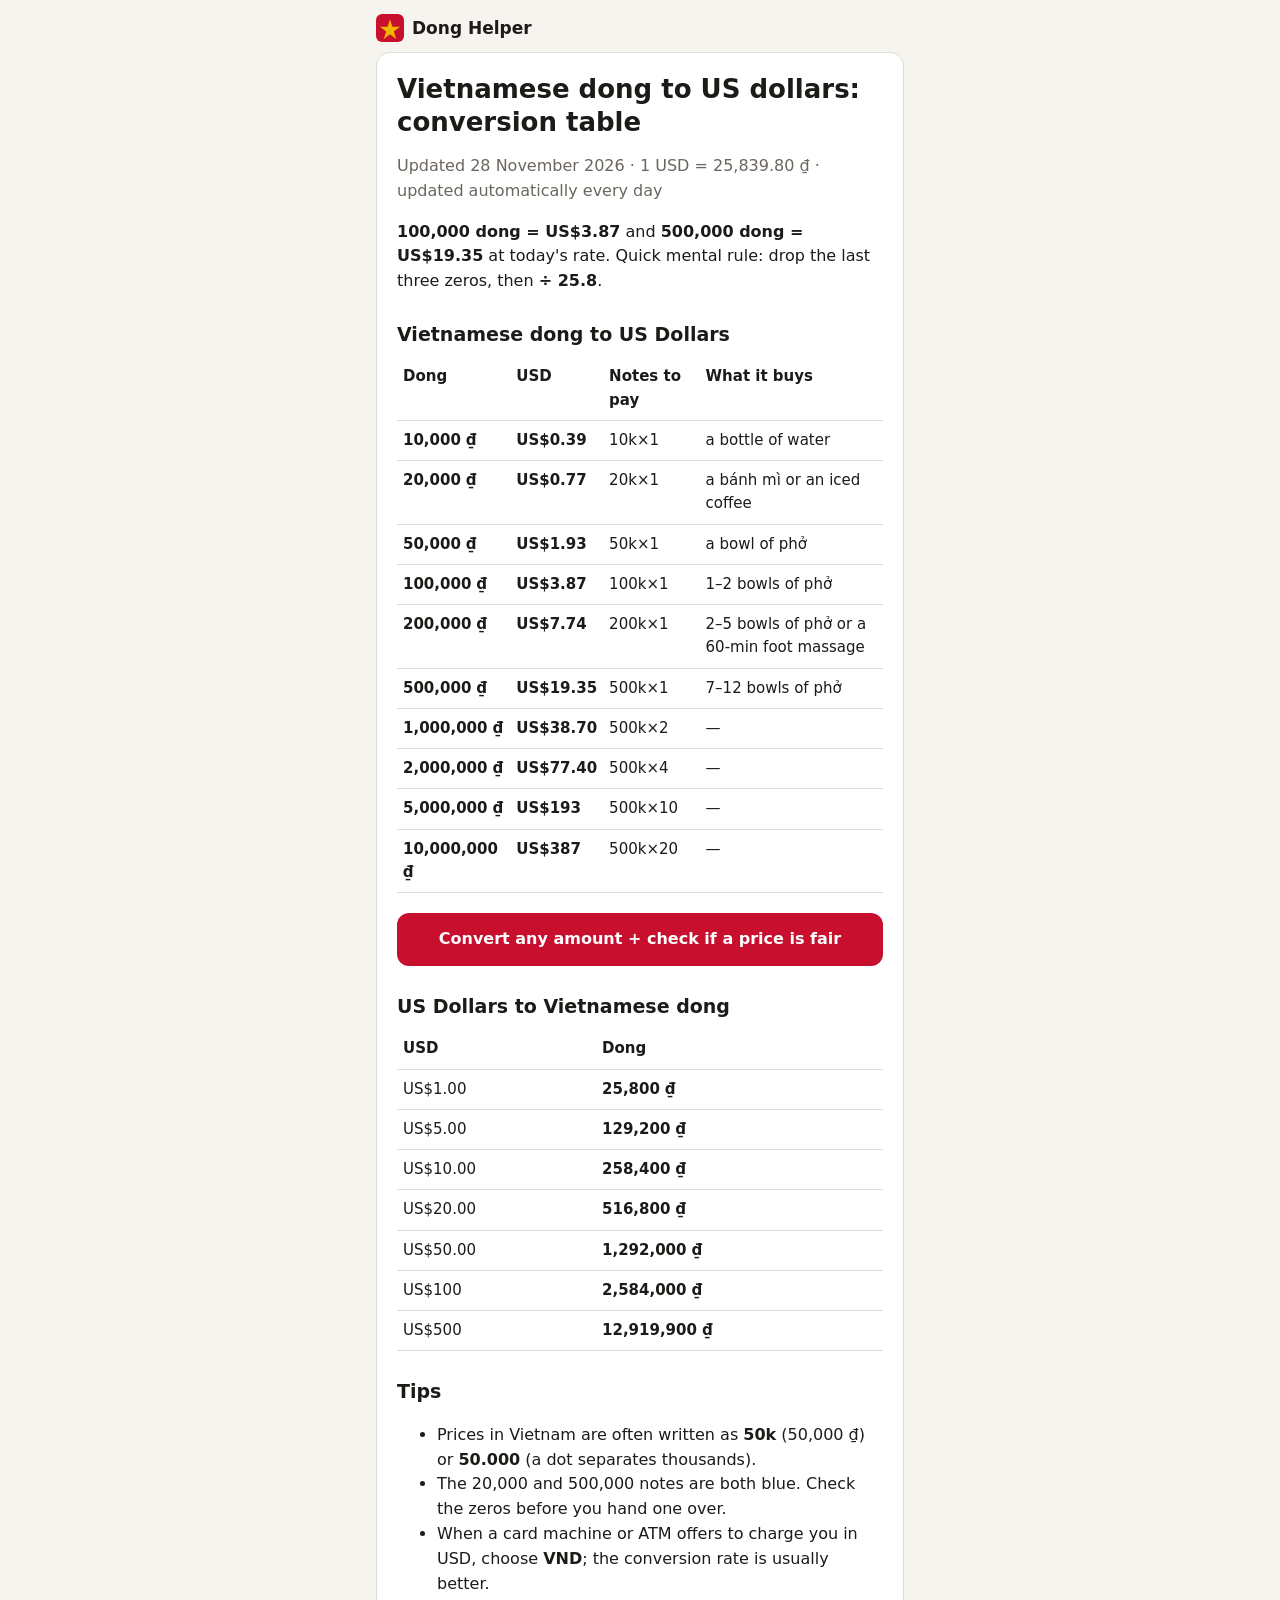
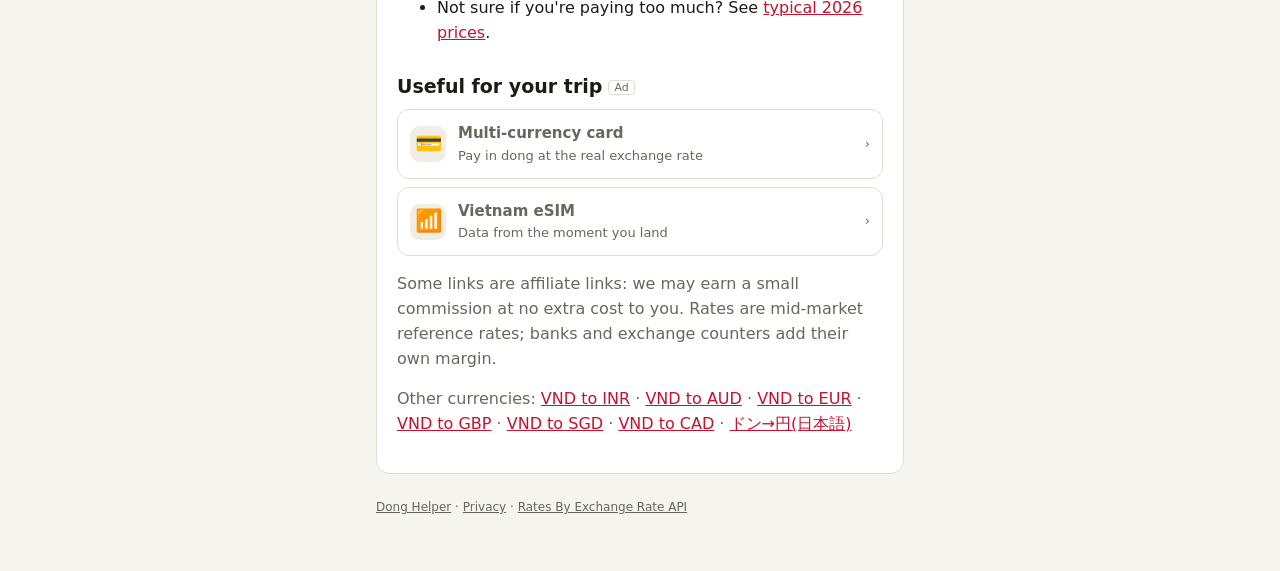
<file: guides/vnd-to-usd.html>
<!doctype html>
<html lang="en">
<head>
<meta charset="utf-8">
<meta name="viewport" content="width=device-width, initial-scale=1">
<title>VND to USD Table: Vietnamese Dong in Us Dollars (Updated 28 November 2026)</title>
<meta name="description" content="100,000 dong = US$3.87, 500,000 dong = US$19.35. Conversion table from 10,000 to 10 million Vietnamese dong in US dollars, with the banknotes to pay and what each amount buys. Updated daily.">
<link rel="canonical" href="https://jayyy-0.github.io/dong-helper/guides/vnd-to-usd.html">
<link rel="icon" href="../icon.svg" type="image/svg+xml">
<link rel="stylesheet" href="../style.css">
<script src="../config.js"></script>
<script src="../shared.js"></script>
</head>
<body>
<div class="wrap">
  <header class="top"><a class="brand" href="../">
    <svg viewBox="0 0 64 64" aria-hidden="true"><rect width="64" height="64" rx="14" fill="#c8102e"/><path fill="#f2b705" d="M32 12l5.6 17.2H55L40.7 39.8l5.5 17.2L32 46.4 17.8 57l5.5-17.2L9 29.2h17.4z"/></svg>
    <span>Dong Helper</span></a></header>
  <article class="article">
    <h1>Vietnamese dong to US dollars: conversion table</h1>
    <p class="meta">Updated 28 November 2026 · 1 USD = 25,839.80 ₫ · updated automatically every day</p>
    <p><b>100,000 dong = US$3.87</b> and <b>500,000 dong = US$19.35</b> at today's rate.
    Quick mental rule: drop the last three zeros, then <b>÷ 25.8</b>.</p>

    <h2>Vietnamese dong to US Dollars</h2>
    <table>
      <tr><th>Dong</th><th>USD</th><th>Notes to pay</th><th>What it buys</th></tr>
      <tr><td><b>10,000 ₫</b></td><td><b>US$0.39</b></td><td>10k×1</td><td>a bottle of water</td></tr>
      <tr><td><b>20,000 ₫</b></td><td><b>US$0.77</b></td><td>20k×1</td><td>a bánh mì or an iced coffee</td></tr>
      <tr><td><b>50,000 ₫</b></td><td><b>US$1.93</b></td><td>50k×1</td><td>a bowl of phở</td></tr>
      <tr><td><b>100,000 ₫</b></td><td><b>US$3.87</b></td><td>100k×1</td><td>1–2 bowls of phở</td></tr>
      <tr><td><b>200,000 ₫</b></td><td><b>US$7.74</b></td><td>200k×1</td><td>2–5 bowls of phở or a 60-min foot massage</td></tr>
      <tr><td><b>500,000 ₫</b></td><td><b>US$19.35</b></td><td>500k×1</td><td>7–12 bowls of phở</td></tr>
      <tr><td><b>1,000,000 ₫</b></td><td><b>US$38.70</b></td><td>500k×2</td><td>—</td></tr>
      <tr><td><b>2,000,000 ₫</b></td><td><b>US$77.40</b></td><td>500k×4</td><td>—</td></tr>
      <tr><td><b>5,000,000 ₫</b></td><td><b>US$193</b></td><td>500k×10</td><td>—</td></tr>
      <tr><td><b>10,000,000 ₫</b></td><td><b>US$387</b></td><td>500k×20</td><td>—</td></tr>
    </table>

    <a class="cta" href="../?c=USD&lang=en">Convert any amount + check if a price is fair</a>

    <h2>US Dollars to Vietnamese dong</h2>
    <table>
      <tr><th>USD</th><th>Dong</th></tr>
      <tr><td>US$1.00</td><td><b>25,800 ₫</b></td></tr>
      <tr><td>US$5.00</td><td><b>129,200 ₫</b></td></tr>
      <tr><td>US$10.00</td><td><b>258,400 ₫</b></td></tr>
      <tr><td>US$20.00</td><td><b>516,800 ₫</b></td></tr>
      <tr><td>US$50.00</td><td><b>1,292,000 ₫</b></td></tr>
      <tr><td>US$100</td><td><b>2,584,000 ₫</b></td></tr>
      <tr><td>US$500</td><td><b>12,919,900 ₫</b></td></tr>
    </table>

    <h2>Tips</h2>
    <ul>
      <li>Prices in Vietnam are often written as <b>50k</b> (50,000 ₫) or <b>50.000</b> (a dot separates thousands).</li>
      <li>The 20,000 and 500,000 notes are both blue. Check the zeros before you hand one over.</li>
      <li>When a card machine or ATM offers to charge you in USD, choose <b>VND</b>; the conversion rate is usually better.</li>
      <li>Not sure if you're paying too much? See <a href="../#price">typical 2026 prices</a>.</li>
    </ul>

    <h2>Useful for your trip<span class="pr">Ad</span></h2>
    <div class="ess">
      <a data-aff="wise" href="#"><span class="ico">💳</span><span><b>Multi-currency card</b><span>Pay in dong at the real exchange rate</span></span><span class="go">›</span></a>
      <a data-aff="airalo" href="#"><span class="ico">📶</span><span><b>Vietnam eSIM</b><span>Data from the moment you land</span></span><span class="go">›</span></a>
    </div>
    <p class="meta">Some links are affiliate links: we may earn a small commission at no extra cost to you.
    Rates are mid-market reference rates; banks and exchange counters add their own margin.</p>
    <p class="meta">Other currencies: <a href="vnd-to-inr.html">VND to INR</a> · <a href="vnd-to-aud.html">VND to AUD</a> · <a href="vnd-to-eur.html">VND to EUR</a> · <a href="vnd-to-gbp.html">VND to GBP</a> · <a href="vnd-to-sgd.html">VND to SGD</a> · <a href="vnd-to-cad.html">VND to CAD</a> · <a href="../ja/vnd-yen-hayamihyo.html">ドン→円(日本語)</a></p>
  </article>
  <footer><p><a href="../">Dong Helper</a> · <a href="../privacy.html">Privacy</a> ·
  <a href="https://www.exchangerate-api.com" target="_blank" rel="noopener">Rates By Exchange Rate API</a></p></footer>
</div>
</body>
</html>
</file>
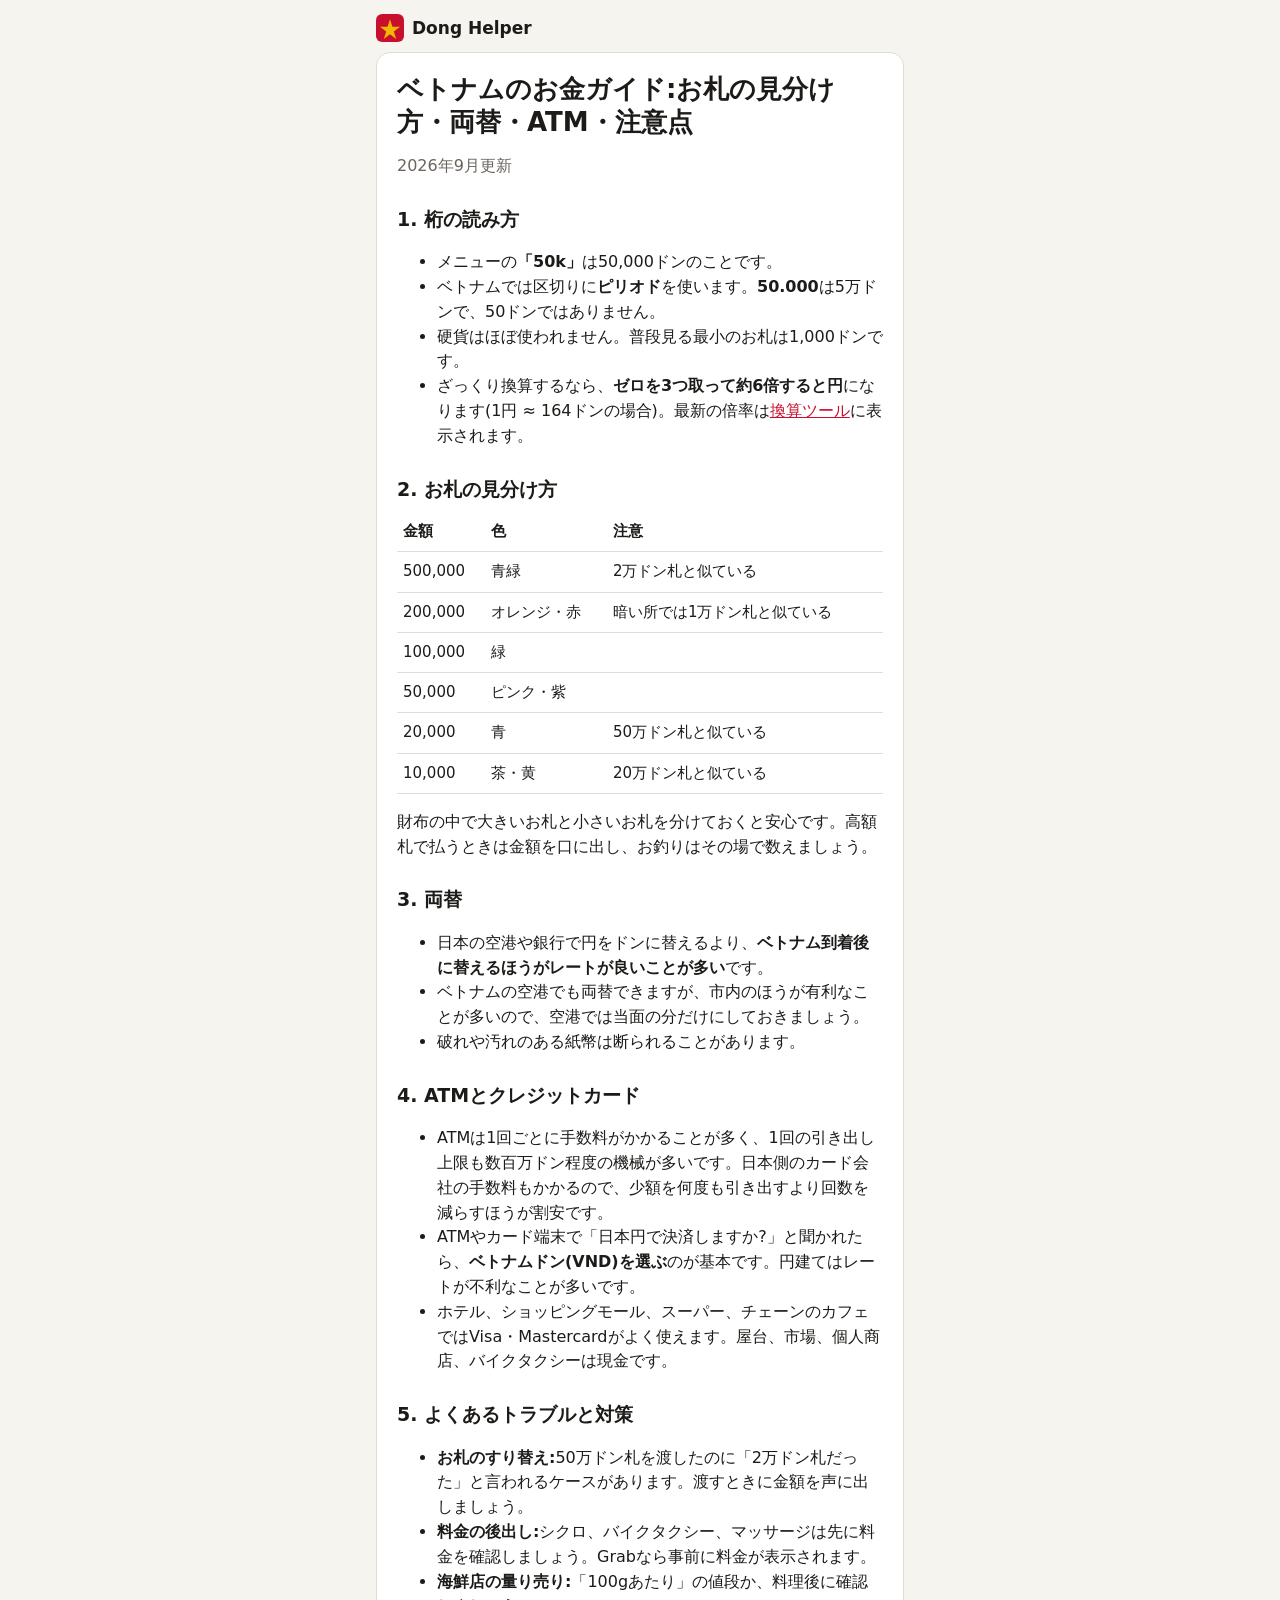
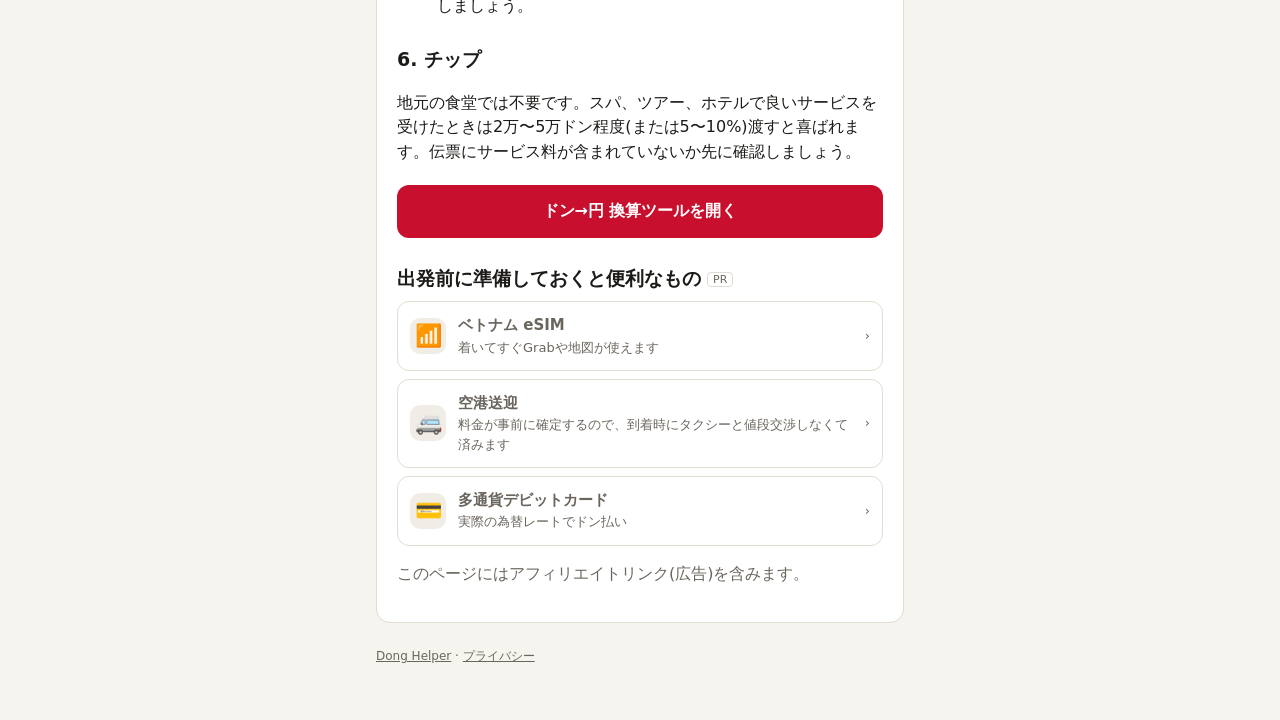
<file: ja/vietnam-okane.html>
<!doctype html>
<html lang="ja">
<head>
<meta charset="utf-8">
<meta name="viewport" content="width=device-width, initial-scale=1">
<title>ベトナムのお金ガイド|お札の見分け方・両替・ATM・支払いの注意点 | Dong Helper</title>
<meta name="description" content="初めてのベトナム旅行向け。ドンの桁の読み方、青いお札(2万と50万)の見分け方、両替はどこが得か、ATMとクレジットカードの使い方、よくあるお釣りトラブルの防ぎ方をまとめました。">
<link rel="icon" href="../icon.svg" type="image/svg+xml">
<link rel="stylesheet" href="../style.css">
<script src="../config.js"></script>
<script src="../shared.js"></script>
</head>
<body>
<div class="wrap">
  <header class="top"><a class="brand" href="./">
    <svg viewBox="0 0 64 64" aria-hidden="true"><rect width="64" height="64" rx="14" fill="#c8102e"/><path fill="#f2b705" d="M32 12l5.6 17.2H55L40.7 39.8l5.5 17.2L32 46.4 17.8 57l5.5-17.2L9 29.2h17.4z"/></svg>
    <span>Dong Helper</span></a></header>

  <article class="article">
    <h1>ベトナムのお金ガイド:お札の見分け方・両替・ATM・注意点</h1>
    <p class="meta">2026年9月更新</p>

    <h2>1. 桁の読み方</h2>
    <ul>
      <li>メニューの<b>「50k」</b>は50,000ドンのことです。</li>
      <li>ベトナムでは区切りに<b>ピリオド</b>を使います。<b>50.000</b>は5万ドンで、50ドンではありません。</li>
      <li>硬貨はほぼ使われません。普段見る最小のお札は1,000ドンです。</li>
      <li>ざっくり換算するなら、<b>ゼロを3つ取って約6倍すると円</b>になります(1円 ≈ 164ドンの場合)。最新の倍率は<a href="./">換算ツール</a>に表示されます。</li>
    </ul>

    <h2>2. お札の見分け方</h2>
    <table>
      <tr><th>金額</th><th>色</th><th>注意</th></tr>
      <tr><td>500,000</td><td>青緑</td><td>2万ドン札と似ている</td></tr>
      <tr><td>200,000</td><td>オレンジ・赤</td><td>暗い所では1万ドン札と似ている</td></tr>
      <tr><td>100,000</td><td>緑</td><td></td></tr>
      <tr><td>50,000</td><td>ピンク・紫</td><td></td></tr>
      <tr><td>20,000</td><td>青</td><td>50万ドン札と似ている</td></tr>
      <tr><td>10,000</td><td>茶・黄</td><td>20万ドン札と似ている</td></tr>
    </table>
    <p>財布の中で大きいお札と小さいお札を分けておくと安心です。高額札で払うときは金額を口に出し、お釣りはその場で数えましょう。</p>

    <h2>3. 両替</h2>
    <ul>
      <li>日本の空港や銀行で円をドンに替えるより、<b>ベトナム到着後に替えるほうがレートが良いことが多い</b>です。</li>
      <li>ベトナムの空港でも両替できますが、市内のほうが有利なことが多いので、空港では当面の分だけにしておきましょう。</li>
      <li>破れや汚れのある紙幣は断られることがあります。</li>
    </ul>

    <h2>4. ATMとクレジットカード</h2>
    <ul>
      <li>ATMは1回ごとに手数料がかかることが多く、1回の引き出し上限も数百万ドン程度の機械が多いです。日本側のカード会社の手数料もかかるので、少額を何度も引き出すより回数を減らすほうが割安です。</li>
      <li>ATMやカード端末で「日本円で決済しますか?」と聞かれたら、<b>ベトナムドン(VND)を選ぶ</b>のが基本です。円建てはレートが不利なことが多いです。</li>
      <li>ホテル、ショッピングモール、スーパー、チェーンのカフェではVisa・Mastercardがよく使えます。屋台、市場、個人商店、バイクタクシーは現金です。</li>
    </ul>

    <h2>5. よくあるトラブルと対策</h2>
    <ul>
      <li><b>お札のすり替え:</b>50万ドン札を渡したのに「2万ドン札だった」と言われるケースがあります。渡すときに金額を声に出しましょう。</li>
      <li><b>料金の後出し:</b>シクロ、バイクタクシー、マッサージは先に料金を確認しましょう。Grabなら事前に料金が表示されます。</li>
      <li><b>海鮮店の量り売り:</b>「100gあたり」の値段か、料理後に確認しましょう。</li>
    </ul>

    <h2>6. チップ</h2>
    <p>地元の食堂では不要です。スパ、ツアー、ホテルで良いサービスを受けたときは2万〜5万ドン程度(または5〜10%)渡すと喜ばれます。伝票にサービス料が含まれていないか先に確認しましょう。</p>

    <a class="cta" href="./">ドン→円 換算ツールを開く</a>

    <h2>出発前に準備しておくと便利なもの<span class="pr">PR</span></h2>
    <div class="ess">
      <a data-aff="airalo" href="#"><span class="ico">📶</span><span><b>ベトナム eSIM</b><span>着いてすぐGrabや地図が使えます</span></span><span class="go">›</span></a>
      <a data-aff="klook" href="#"><span class="ico">🚐</span><span><b>空港送迎</b><span>料金が事前に確定するので、到着時にタクシーと値段交渉しなくて済みます</span></span><span class="go">›</span></a>
      <a data-aff="wise" href="#"><span class="ico">💳</span><span><b>多通貨デビットカード</b><span>実際の為替レートでドン払い</span></span><span class="go">›</span></a>
    </div>
    <p class="meta">このページにはアフィリエイトリンク(広告)を含みます。</p>
  </article>

  <footer><p><a href="./">Dong Helper</a> · <a href="../privacy.html">プライバシー</a></p></footer>
</div>
</body>
</html>
</file>
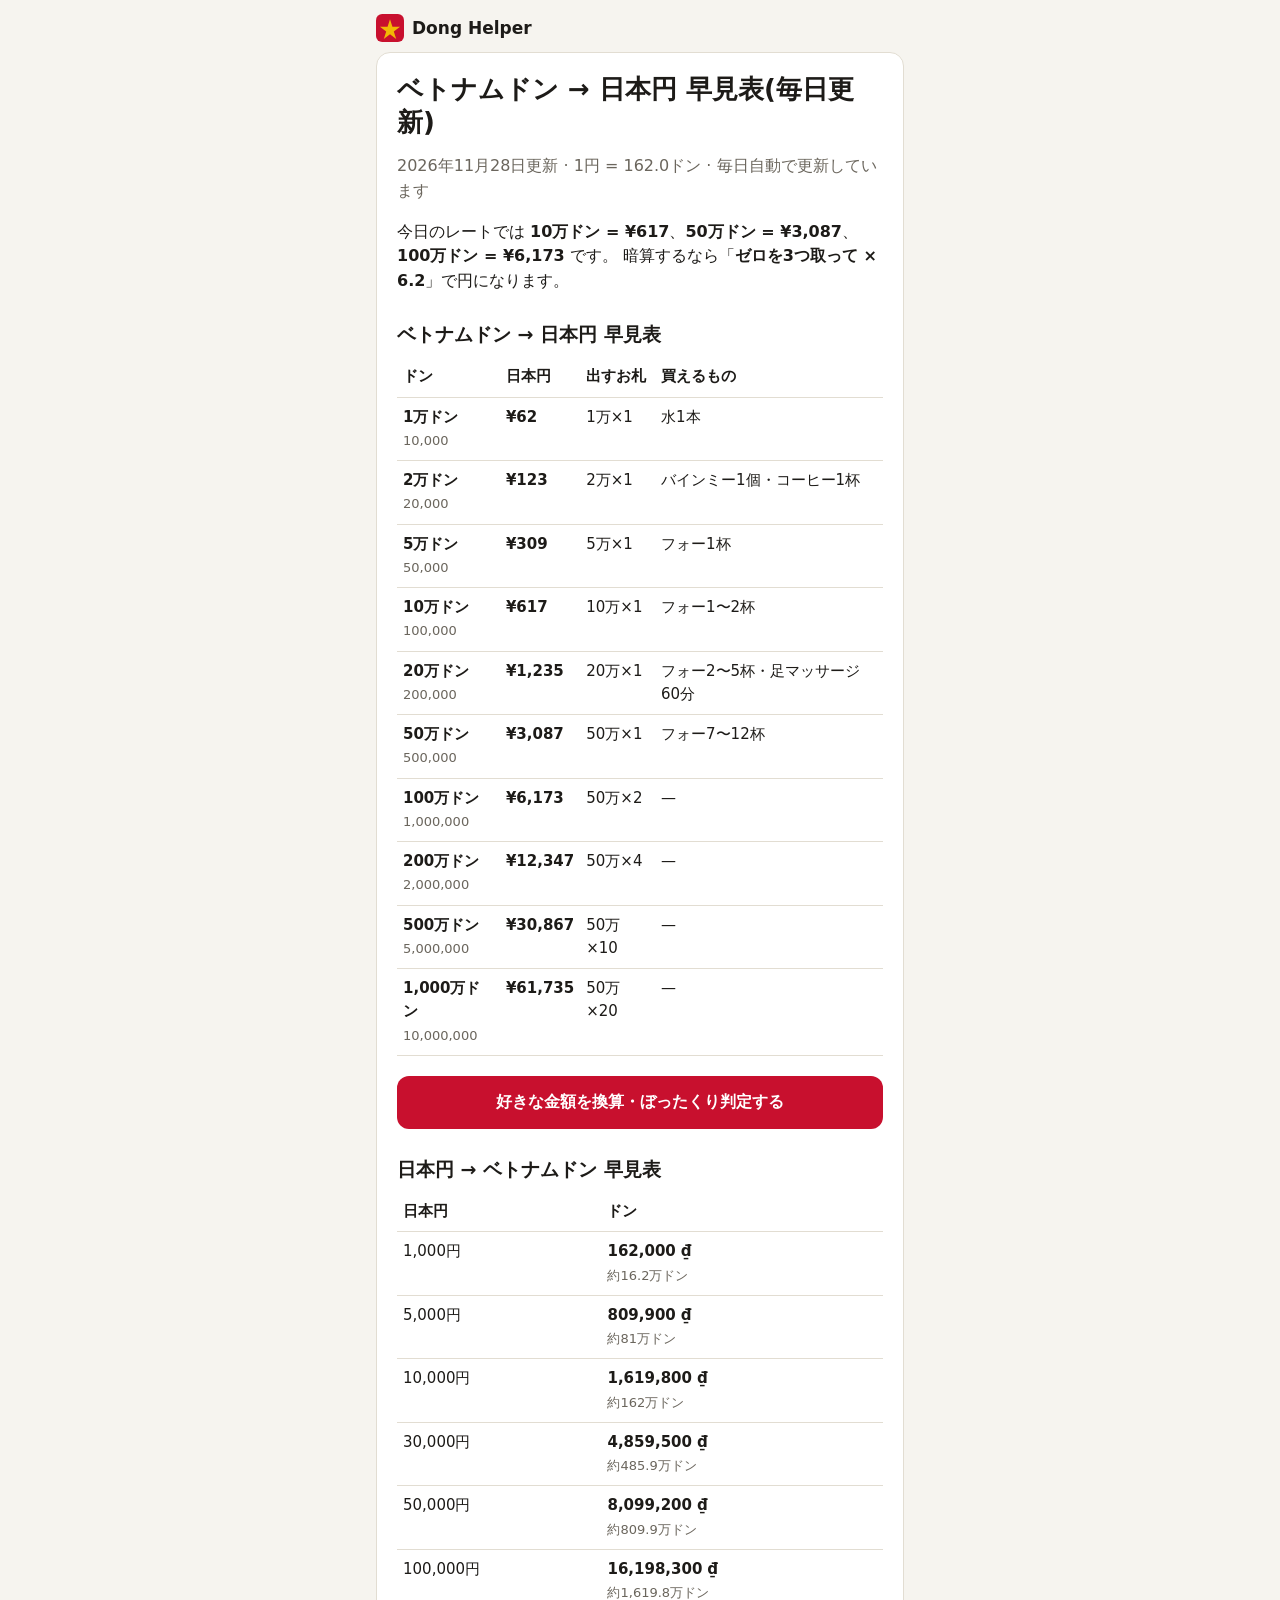
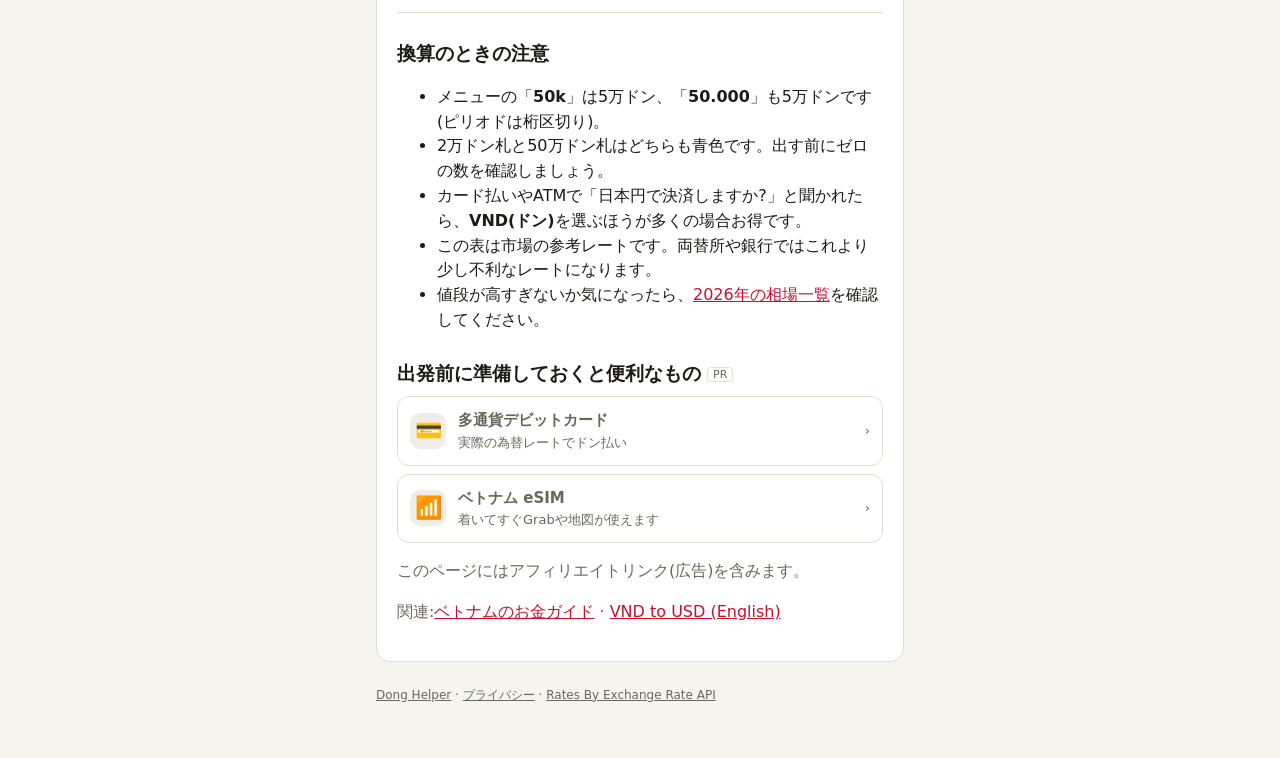
<file: ja/vnd-yen-hayamihyo.html>
<!doctype html>
<html lang="ja">
<head>
<meta charset="utf-8">
<meta name="viewport" content="width=device-width, initial-scale=1">
<title>ベトナムドン→円 早見表【11月28日のレート】10万ドン=¥617|1万〜1000万ドン</title>
<meta name="description" content="10万ドンは¥617、50万ドンは¥3,087、100万ドンは¥6,173(今日のレート)。1万〜1000万ドンの日本円換算と、出すお札・買えるものの目安を一覧に。円→ドンの早見表付き。毎日自動更新。">
<link rel="canonical" href="https://jayyy-0.github.io/dong-helper/ja/vnd-yen-hayamihyo.html">
<link rel="icon" href="../icon.svg" type="image/svg+xml">
<link rel="stylesheet" href="../style.css">
<script src="../config.js"></script>
<script src="../shared.js"></script>
</head>
<body>
<div class="wrap">
  <header class="top"><a class="brand" href="./">
    <svg viewBox="0 0 64 64" aria-hidden="true"><rect width="64" height="64" rx="14" fill="#c8102e"/><path fill="#f2b705" d="M32 12l5.6 17.2H55L40.7 39.8l5.5 17.2L32 46.4 17.8 57l5.5-17.2L9 29.2h17.4z"/></svg>
    <span>Dong Helper</span></a></header>
  <article class="article">
    <h1>ベトナムドン → 日本円 早見表(毎日更新)</h1>
    <p class="meta">2026年11月28日更新 · 1円 = 162.0ドン · 毎日自動で更新しています</p>
    <p>今日のレートでは <b>10万ドン = ¥617</b>、<b>50万ドン = ¥3,087</b>、<b>100万ドン = ¥6,173</b> です。
    暗算するなら「<b>ゼロを3つ取って × 6.2</b>」で円になります。</p>

    <h2>ベトナムドン → 日本円 早見表</h2>
    <table>
      <tr><th>ドン</th><th>日本円</th><th>出すお札</th><th>買えるもの</th></tr>
      <tr><td><b>1万ドン</b><br><span class="meta">10,000</span></td><td><b>¥62</b></td><td>1万×1</td><td>水1本</td></tr>
      <tr><td><b>2万ドン</b><br><span class="meta">20,000</span></td><td><b>¥123</b></td><td>2万×1</td><td>バインミー1個・コーヒー1杯</td></tr>
      <tr><td><b>5万ドン</b><br><span class="meta">50,000</span></td><td><b>¥309</b></td><td>5万×1</td><td>フォー1杯</td></tr>
      <tr><td><b>10万ドン</b><br><span class="meta">100,000</span></td><td><b>¥617</b></td><td>10万×1</td><td>フォー1〜2杯</td></tr>
      <tr><td><b>20万ドン</b><br><span class="meta">200,000</span></td><td><b>¥1,235</b></td><td>20万×1</td><td>フォー2〜5杯・足マッサージ60分</td></tr>
      <tr><td><b>50万ドン</b><br><span class="meta">500,000</span></td><td><b>¥3,087</b></td><td>50万×1</td><td>フォー7〜12杯</td></tr>
      <tr><td><b>100万ドン</b><br><span class="meta">1,000,000</span></td><td><b>¥6,173</b></td><td>50万×2</td><td>—</td></tr>
      <tr><td><b>200万ドン</b><br><span class="meta">2,000,000</span></td><td><b>¥12,347</b></td><td>50万×4</td><td>—</td></tr>
      <tr><td><b>500万ドン</b><br><span class="meta">5,000,000</span></td><td><b>¥30,867</b></td><td>50万×10</td><td>—</td></tr>
      <tr><td><b>1,000万ドン</b><br><span class="meta">10,000,000</span></td><td><b>¥61,735</b></td><td>50万×20</td><td>—</td></tr>
    </table>

    <a class="cta" href="./">好きな金額を換算・ぼったくり判定する</a>

    <h2>日本円 → ベトナムドン 早見表</h2>
    <table>
      <tr><th>日本円</th><th>ドン</th></tr>
      <tr><td>1,000円</td><td><b>162,000 ₫</b><br><span class="meta">約16.2万ドン</span></td></tr>
      <tr><td>5,000円</td><td><b>809,900 ₫</b><br><span class="meta">約81万ドン</span></td></tr>
      <tr><td>10,000円</td><td><b>1,619,800 ₫</b><br><span class="meta">約162万ドン</span></td></tr>
      <tr><td>30,000円</td><td><b>4,859,500 ₫</b><br><span class="meta">約485.9万ドン</span></td></tr>
      <tr><td>50,000円</td><td><b>8,099,200 ₫</b><br><span class="meta">約809.9万ドン</span></td></tr>
      <tr><td>100,000円</td><td><b>16,198,300 ₫</b><br><span class="meta">約1,619.8万ドン</span></td></tr>
    </table>

    <h2>換算のときの注意</h2>
    <ul>
      <li>メニューの「<b>50k</b>」は5万ドン、「<b>50.000</b>」も5万ドンです(ピリオドは桁区切り)。</li>
      <li>2万ドン札と50万ドン札はどちらも青色です。出す前にゼロの数を確認しましょう。</li>
      <li>カード払いやATMで「日本円で決済しますか?」と聞かれたら、<b>VND(ドン)</b>を選ぶほうが多くの場合お得です。</li>
      <li>この表は市場の参考レートです。両替所や銀行ではこれより少し不利なレートになります。</li>
      <li>値段が高すぎないか気になったら、<a href="./#price">2026年の相場一覧</a>を確認してください。</li>
    </ul>

    <h2>出発前に準備しておくと便利なもの<span class="pr">PR</span></h2>
    <div class="ess">
      <a data-aff="wise" href="#"><span class="ico">💳</span><span><b>多通貨デビットカード</b><span>実際の為替レートでドン払い</span></span><span class="go">›</span></a>
      <a data-aff="airalo" href="#"><span class="ico">📶</span><span><b>ベトナム eSIM</b><span>着いてすぐGrabや地図が使えます</span></span><span class="go">›</span></a>
    </div>
    <p class="meta">このページにはアフィリエイトリンク(広告)を含みます。</p>
    <p class="meta">関連:<a href="vietnam-okane.html">ベトナムのお金ガイド</a> · <a href="../guides/vnd-to-usd.html">VND to USD (English)</a></p>
  </article>
  <footer><p><a href="./">Dong Helper</a> · <a href="../privacy.html">プライバシー</a> ·
  <a href="https://www.exchangerate-api.com" target="_blank" rel="noopener">Rates By Exchange Rate API</a></p></footer>
</div>
</body>
</html>
</file>
<file: style.css>
:root {
  --bg: #f6f4ef;
  --surface: #ffffff;
  --surface-2: #f0ede6;
  --text: #1d1b18;
  --muted: #6b665d;
  --line: #e2ddd2;
  --accent: #c8102e;      /* Vietnamese red */
  --accent-2: #f2b705;    /* star yellow */
  --ok: #1f7a4d;
  --warn: #b26a00;
  --bad: #b3261e;
  --radius: 14px;
  --shadow: 0 1px 2px rgba(0,0,0,.05), 0 4px 16px rgba(0,0,0,.04);
  color-scheme: light;
}
@media (prefers-color-scheme: dark) {
  :root {
    --bg: #141311;
    --surface: #1e1c19;
    --surface-2: #28251f;
    --text: #f1eee8;
    --muted: #a39d92;
    --line: #34302a;
    --accent: #ff5a6e;
    --accent-2: #ffcf3f;
    --ok: #5cc98f;
    --warn: #f0a93b;
    --bad: #ff7a70;
    --shadow: none;
    color-scheme: dark;
  }
}

* { box-sizing: border-box; }
html { -webkit-text-size-adjust: 100%; }
body {
  margin: 0;
  background: var(--bg);
  color: var(--text);
  font: 16px/1.55 system-ui, -apple-system, "Segoe UI", "Hiragino Sans", "Noto Sans JP", sans-serif;
}
a { color: var(--accent); }
button, input, select { font: inherit; color: inherit; }

.wrap { max-width: 560px; margin: 0 auto; padding: 0 16px 48px; }

/* Header */
.top {
  display: flex; flex-wrap: wrap; align-items: center; gap: 8px;
  padding: 14px 0 10px;
}
.brand { display: flex; align-items: center; gap: 8px; font-weight: 700; font-size: 17px; white-space: nowrap; text-decoration: none; color: var(--text); }
.brand svg { width: 28px; height: 28px; }
.top .spacer { flex: 1; }
@media (max-width: 400px) { .brand span { display: none; } }
.seg { display: inline-flex; border: 1px solid var(--line); border-radius: 999px; overflow: hidden; background: var(--surface); }
.seg button { border: 0; background: none; padding: 6px 10px; font-size: 14px; cursor: pointer; white-space: nowrap; }
.seg button[aria-pressed="true"] { background: var(--text); color: var(--bg); }
select.cur {
  border: 1px solid var(--line); border-radius: 999px; background: var(--surface);
  padding: 6px 8px; font-size: 14px;
}

/* Tabs */
.tabs { display: flex; gap: 6px; margin: 4px 0 12px; }
.tabs button {
  flex: 1; border: 1px solid var(--line); background: var(--surface);
  border-radius: 10px; padding: 9px 6px; font-size: 14px; cursor: pointer;
}
.tabs button[aria-selected="true"] { border-color: var(--accent); color: var(--accent); font-weight: 600; }

.card {
  background: var(--surface); border: 1px solid var(--line);
  border-radius: var(--radius); padding: 16px; margin-bottom: 12px;
  box-shadow: var(--shadow);
}
.card h2 { font-size: 15px; margin: 0 0 10px; color: var(--muted); font-weight: 600; }
.hidden { display: none !important; }

/* Input */
.amount {
  display: flex; align-items: center; gap: 8px;
  border: 2px solid var(--line); border-radius: 12px; padding: 6px 12px;
  background: var(--surface);
}
.amount:focus-within { border-color: var(--accent); }
.amount input {
  flex: 1; min-width: 0; border: 0; outline: 0; background: none;
  font-size: 30px; font-weight: 700; padding: 6px 0; font-variant-numeric: tabular-nums;
}
.amount .unit { font-size: 22px; color: var(--muted); font-weight: 600; }
.swap { border: 1px solid var(--line); background: var(--surface-2); border-radius: 8px; padding: 6px 10px; cursor: pointer; font-size: 13px; white-space: nowrap; }
.chips { display: flex; flex-wrap: wrap; gap: 6px; margin-top: 10px; }
.chips button {
  border: 1px solid var(--line); background: var(--surface-2); border-radius: 999px;
  padding: 6px 12px; font-size: 14px; cursor: pointer; font-variant-numeric: tabular-nums;
}
.chips button:active { transform: scale(.97); }

/* Result */
.big { font-size: 38px; font-weight: 800; letter-spacing: -.5px; font-variant-numeric: tabular-nums; line-height: 1.15; }
.others { display: flex; flex-wrap: wrap; gap: 4px 16px; margin-top: 6px; color: var(--muted); font-variant-numeric: tabular-nums; }
.tip { margin-top: 12px; padding: 10px 12px; background: var(--surface-2); border-radius: 10px; font-size: 14px; }

/* Notes */
.notes { display: flex; flex-direction: column; gap: 6px; }
.note { display: flex; align-items: center; gap: 10px; }
.note .bill {
  width: 86px; height: 40px; border-radius: 6px; flex: none;
  display: flex; align-items: center; justify-content: center;
  color: #fff; font-weight: 800; font-size: 14px; text-shadow: 0 1px 1px rgba(0,0,0,.35);
  border: 1px solid rgba(0,0,0,.12);
}
.note .x { font-size: 18px; font-weight: 700; }
.note .warn { font-size: 12px; color: var(--warn); }
.small { font-size: 13px; color: var(--muted); }

/* Price check */
.field { display: flex; flex-direction: column; gap: 4px; margin-bottom: 10px; }
.field label { font-size: 13px; color: var(--muted); }
.field select, .field input {
  border: 1px solid var(--line); border-radius: 10px; padding: 10px 12px; background: var(--surface); font-size: 16px;
}
.range { font-size: 20px; font-weight: 700; font-variant-numeric: tabular-nums; }
.verdict { margin-top: 10px; padding: 12px; border-radius: 10px; font-weight: 600; }
.verdict.ok { background: color-mix(in srgb, var(--ok) 14%, transparent); color: var(--ok); }
.verdict.warn { background: color-mix(in srgb, var(--warn) 16%, transparent); color: var(--warn); }
.verdict.bad { background: color-mix(in srgb, var(--bad) 14%, transparent); color: var(--bad); }
.row { display: flex; gap: 10px; }
.row > * { flex: 1; }

/* Essentials (affiliate) */
.pr { font-size: 11px; border: 1px solid var(--line); border-radius: 4px; padding: 0 5px; margin-left: 6px; color: var(--muted); font-weight: 500; vertical-align: 2px; }
.ess { display: grid; grid-template-columns: 1fr; gap: 8px; }
.ess a {
  display: flex; gap: 12px; align-items: center; text-decoration: none; color: var(--text);
  border: 1px solid var(--line); border-radius: 12px; padding: 12px; background: var(--surface);
}
.ess a:hover { border-color: var(--accent); }
.ess .ico { font-size: 22px; width: 36px; height: 36px; border-radius: 10px; background: var(--surface-2); display: flex; align-items: center; justify-content: center; flex: none; }
.ess b { display: block; font-size: 15px; }
.ess span { font-size: 13px; color: var(--muted); }
.ess .go { margin-left: auto; color: var(--muted); }

.guides a { display: block; padding: 10px 0; border-bottom: 1px solid var(--line); text-decoration: none; color: var(--text); }
.guides a:last-child { border-bottom: 0; }
.guides a::after { content: " →"; color: var(--muted); }

.actions { display: flex; gap: 8px; margin-top: 12px; }
.btn { border: 1px solid var(--line); background: var(--surface); border-radius: 10px; padding: 10px 14px; cursor: pointer; font-size: 14px; }
.btn.primary { background: var(--accent); border-color: var(--accent); color: #fff; }

footer { margin-top: 24px; font-size: 12px; color: var(--muted); }
footer p { margin: 6px 0; }
footer a { color: var(--muted); }

/* Article pages */
.article { background: var(--surface); border: 1px solid var(--line); border-radius: var(--radius); padding: 20px; }
.article h1 { font-size: 26px; line-height: 1.25; margin: 0 0 8px; }
.article h2 { font-size: 19px; margin: 26px 0 8px; }
.article p, .article li { font-size: 16px; }
.article table { width: 100%; border-collapse: collapse; font-size: 15px; }
.article th, .article td { text-align: left; padding: 8px 6px; border-bottom: 1px solid var(--line); vertical-align: top; }
.phrase { font-weight: 700; }
.cta { display: block; text-align: center; margin: 20px 0; padding: 14px; border-radius: 12px; background: var(--accent); color: #fff; text-decoration: none; font-weight: 700; }
.meta { color: var(--muted); font-size: 13px; }

/* Page heading + crawlable content */
.lead { font-size: 22px; line-height: 1.3; margin: 4px 0 2px; }
.sub { margin: 0 0 12px; color: var(--muted); font-size: 14px; }
.seo h2 { font-size: 17px; color: var(--text); margin: 18px 0 8px; }
.seo h2:first-child { margin-top: 0; }
.seo h3 { font-size: 15px; margin: 12px 0 2px; }
.seo p, .seo li { font-size: 14px; }
.seo table { width: 100%; border-collapse: collapse; font-size: 14px; font-variant-numeric: tabular-nums; }
.seo th, .seo td { text-align: left; padding: 6px 4px; border-bottom: 1px solid var(--line); vertical-align: top; }
.seo th { color: var(--muted); font-weight: 600; }
@media (max-width: 400px) {
  .article { padding: 14px; }
  .article table { font-size: 14px; }
  .article th, .article td { padding: 7px 4px; }
}
</file>
